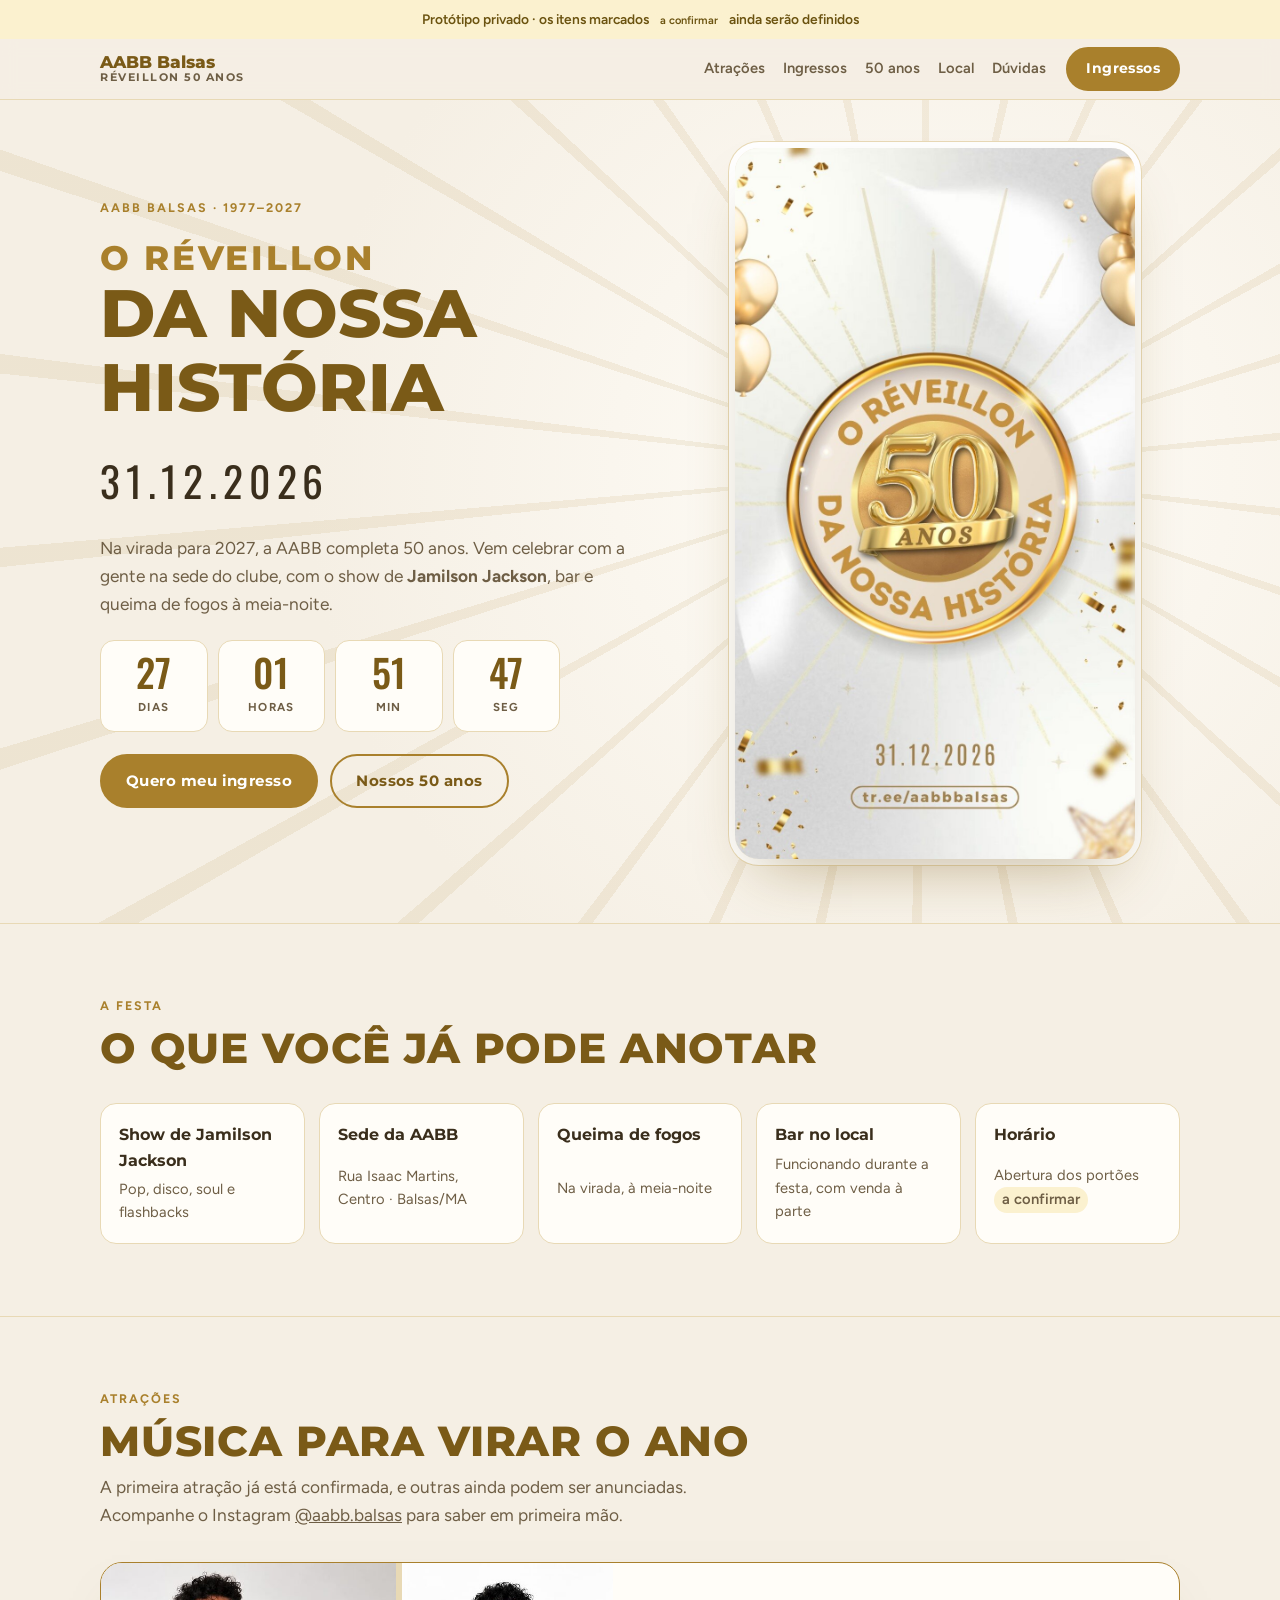
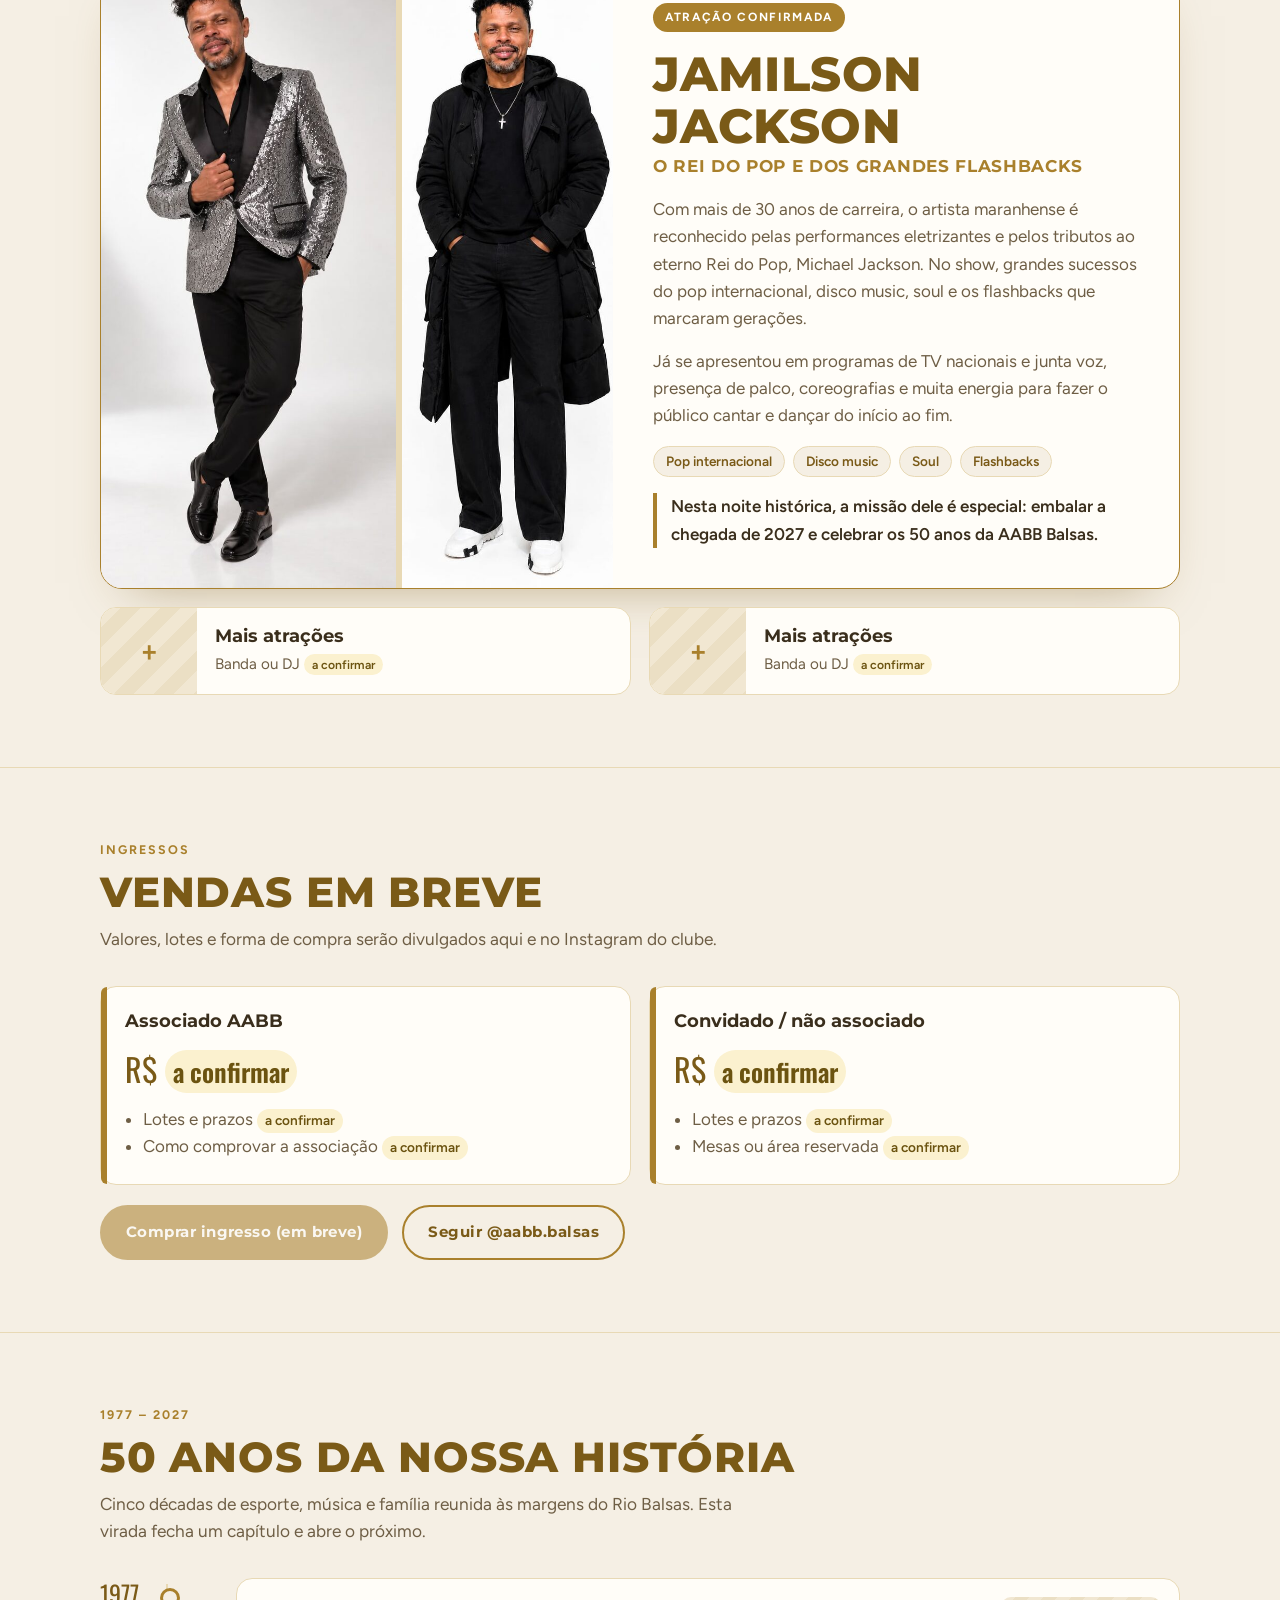
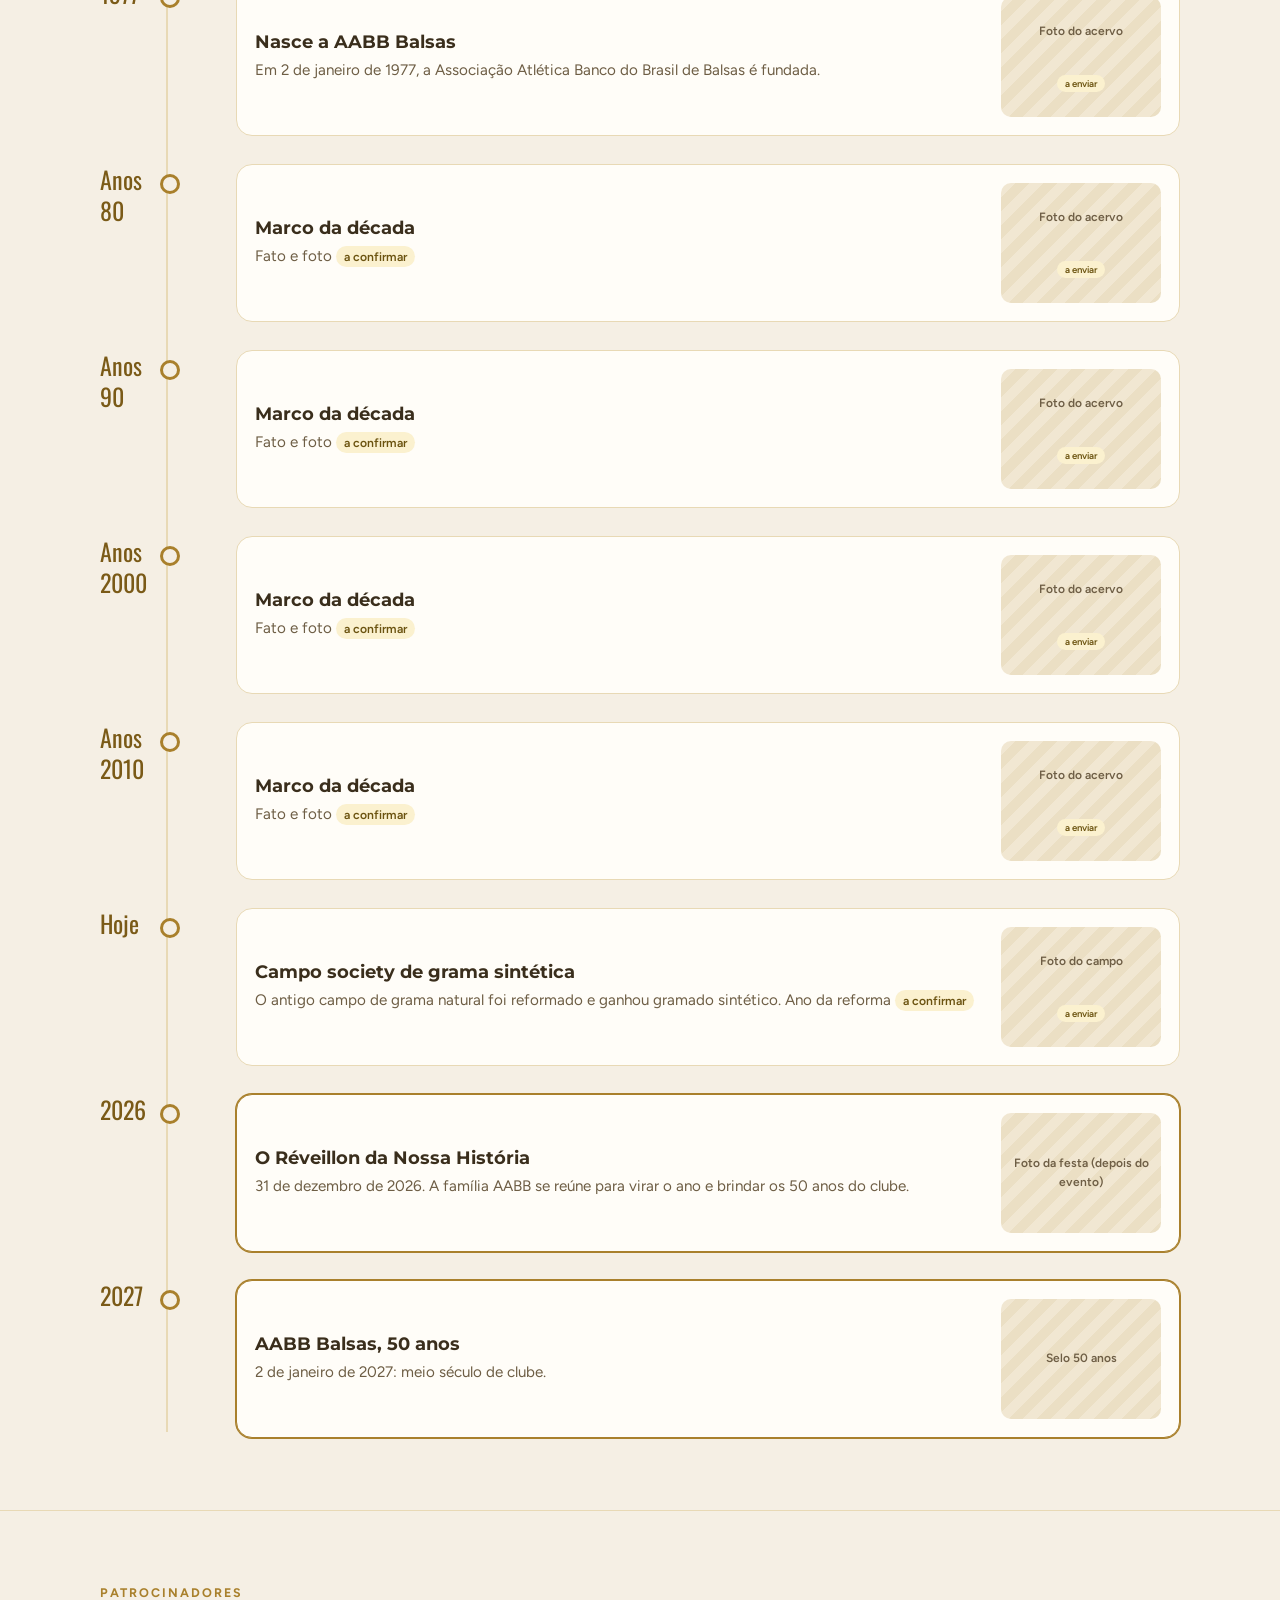
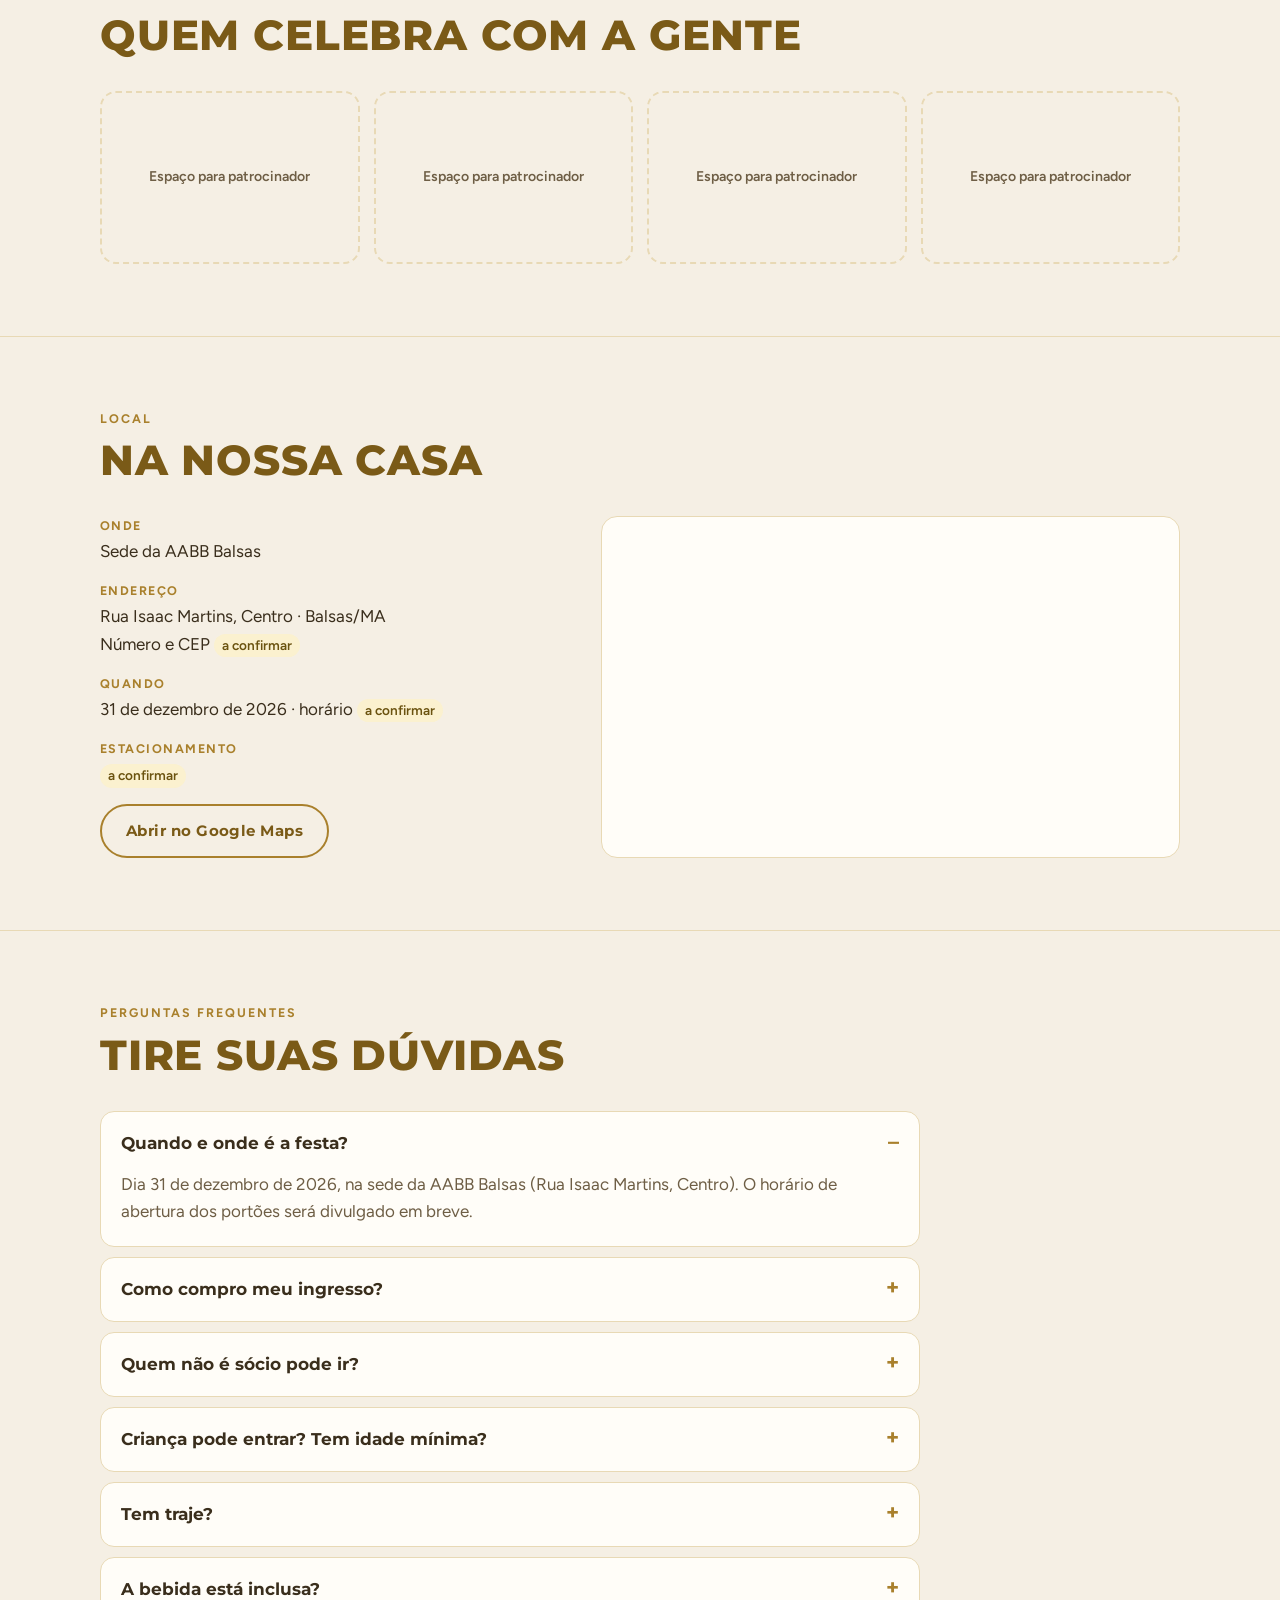
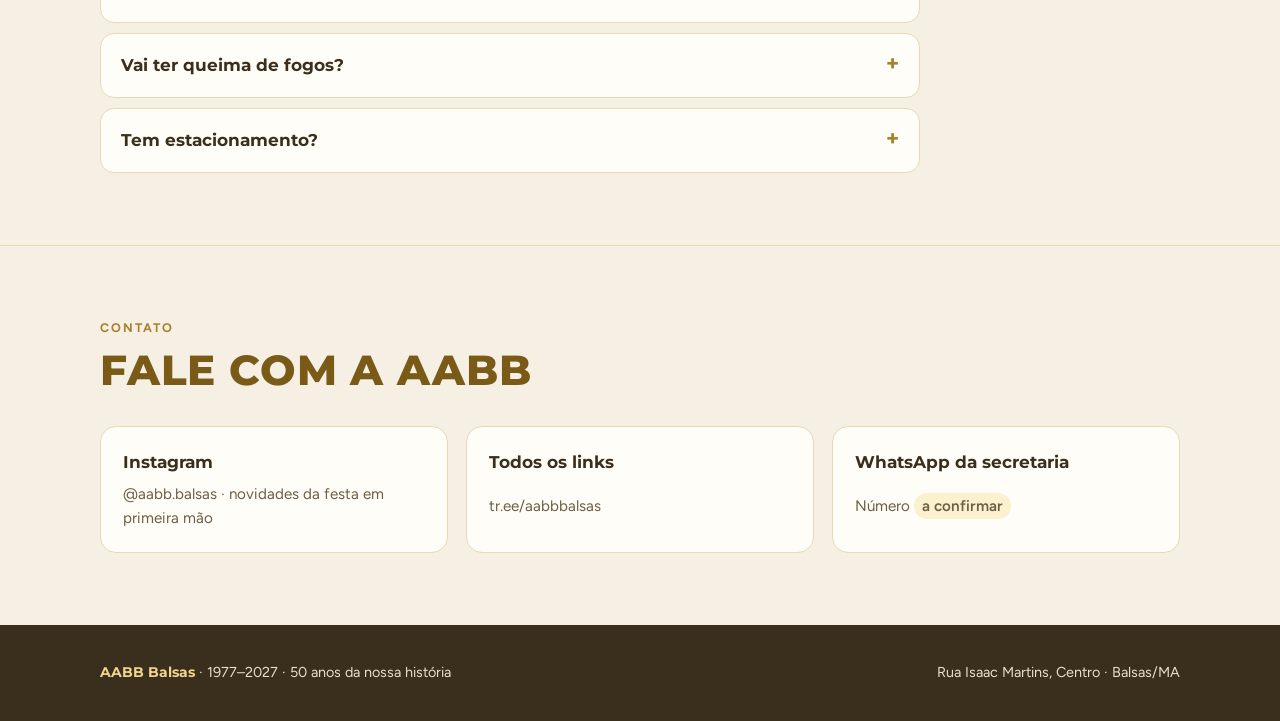
<file: index.html>
<!DOCTYPE html>
<html lang="pt-BR">
<head>
<meta charset="utf-8">
<meta name="viewport" content="width=device-width, initial-scale=1">
<title>Réveillon AABB 50 Anos</title>
<meta name="description" content="O Réveillon da Nossa História: a virada de 2026 para 2027 na sede da AABB Balsas, celebrando os 50 anos do clube.">
<meta property="og:title" content="O Réveillon da Nossa História · AABB Balsas 50 anos">
<meta property="og:description" content="31.12.2026 na sede da AABB Balsas. Show de Jamilson Jackson, bar e queima de fogos na virada para os 50 anos do clube.">
<meta property="og:image" content="assets/arte-reveillon.jpg">
<meta name="theme-color" content="#F5EFE4">
<link rel="preconnect" href="https://fonts.googleapis.com">
<link rel="preconnect" href="https://fonts.gstatic.com" crossorigin>
<link rel="stylesheet" href="https://fonts.googleapis.com/css2?family=Montserrat:wght@600;700;800&family=Oswald:wght@400;500&family=Figtree:wght@400;500;600;700&display=swap">
<style>
/* Layout: segue a arte oficial do evento. Papel champanhe, dourado como cor de destaque,
   raios dourados ao fundo da abertura. Tema único (claro), como a arte. */
:root {
  --paper: #F5EFE4;        /* fundo champanhe da arte */
  --surface: #FFFDF8;      /* cartões */
  --ink: #3A2E1C;          /* texto principal, marrom bem escuro */
  --muted: #6E5E45;        /* texto secundário */
  --gold: #A9802C;         /* dourado do selo, usado em títulos e botões */
  --gold-deep: #7A5A17;    /* dourado escuro, para texto sobre claro e hover */
  --gold-soft: #E8D9B5;    /* linhas e bordas */
  --pend-bg: #FBF1CF;      /* marcação de informação a confirmar */
  --pend-fg: #6B5310;
  --font-display: "Montserrat", "Segoe UI", system-ui, sans-serif;
  --font-num: "Oswald", "Arial Narrow", "Roboto Condensed", sans-serif;
  --font-body: "Figtree", "Segoe UI", system-ui, -apple-system, sans-serif;
  --radius: 16px;
  --wrap: 1120px;
  color-scheme: light;
}

* { box-sizing: border-box; }
html { scroll-behavior: smooth; }
@media (prefers-reduced-motion: reduce) { html { scroll-behavior: auto; } }
body {
  margin: 0; background: var(--paper); color: var(--ink);
  font-family: var(--font-body); font-size: 17px; line-height: 1.6;
}
img { max-width: 100%; height: auto; display: block; }
a { color: inherit; }
:focus-visible { outline: 3px solid var(--gold); outline-offset: 3px; border-radius: 6px; }
h1, h2, h3 { font-family: var(--font-display); line-height: 1.1; text-wrap: balance; margin: 0; }
h2 { font-size: clamp(1.8rem, 4.2vw, 2.6rem); font-weight: 800; color: var(--gold-deep); text-transform: uppercase; letter-spacing: .02em; }
h3 { font-size: 1.15rem; font-weight: 700; }
p { margin: 0; }
.wrap { max-width: var(--wrap); margin-inline: auto; padding-inline: 20px; }
.eyebrow { font-size: .78rem; font-weight: 700; letter-spacing: .16em; text-transform: uppercase; color: var(--gold); }
.lead { font-size: 1.08rem; color: var(--muted); max-width: 62ch; }
.head { display: grid; gap: 10px; margin-bottom: 32px; }
section { padding-block: 72px; }
section + section { border-top: 1px solid var(--gold-soft); }

/* Marcação de pendência (só no protótipo) */
.pend {
  display: inline-block; background: var(--pend-bg); color: var(--pend-fg);
  font-size: .8em; font-weight: 600; padding: 1px 8px; border-radius: 999px; white-space: nowrap;
}
.proto {
  background: var(--pend-bg); color: var(--pend-fg); font-size: .86rem; font-weight: 600;
  text-align: center; padding: 8px 20px;
}

/* Botões */
.btn {
  display: inline-flex; align-items: center; justify-content: center; gap: 8px;
  font-family: var(--font-display); font-weight: 700; font-size: .95rem; letter-spacing: .03em;
  text-decoration: none; padding: 13px 24px; border-radius: 999px; border: 2px solid var(--gold);
  background: var(--gold); color: #fff; transition: background .2s, border-color .2s;
}
.btn:hover { background: var(--gold-deep); border-color: var(--gold-deep); }
.btn.ghost { background: transparent; color: var(--gold-deep); }
.btn.ghost:hover { background: var(--surface); }
.btn[aria-disabled="true"] { opacity: .55; cursor: not-allowed; }

/* Cabeçalho */
.top {
  position: sticky; top: 0; z-index: 10; background: rgba(245, 239, 228, .94);
  backdrop-filter: blur(8px); border-bottom: 1px solid var(--gold-soft);
}
.top .wrap { display: flex; align-items: center; gap: 20px; min-height: 60px; }
.brand { font-family: var(--font-display); font-weight: 800; text-decoration: none; color: var(--gold-deep); line-height: 1.1; }
.brand small { display: block; font-size: .68rem; letter-spacing: .14em; font-weight: 700; color: var(--muted); }
.top nav { display: flex; gap: 18px; margin-left: auto; font-size: .92rem; font-weight: 600; }
.top nav a { text-decoration: none; color: var(--muted); }
.top nav a:hover { color: var(--gold-deep); }
.top .btn { padding: 9px 18px; font-size: .85rem; }
@media (max-width: 860px) { .top nav { display: none; } .top .btn { margin-left: auto; } }

/* Abertura */
.hero {
  position: relative; overflow: hidden; padding-block: 48px 64px;
  background:
    repeating-conic-gradient(from 0deg at 72% 45%, rgba(169,128,44,.10) 0deg 1.2deg, transparent 1.2deg 12deg),
    radial-gradient(circle at 72% 45%, #FFFDF8 0%, var(--paper) 60%);
}
.hero .wrap { display: grid; grid-template-columns: 1.05fr .95fr; gap: 48px; align-items: center; }
.hero-text { display: grid; gap: 22px; }
.hero h1 { font-size: clamp(2.4rem, 6vw, 4.2rem); font-weight: 800; color: var(--gold-deep); text-transform: uppercase; }
.hero h1 span { display: block; font-size: .5em; letter-spacing: .08em; color: var(--gold); }
.date { font-family: var(--font-num); font-size: clamp(1.8rem, 4vw, 2.6rem); letter-spacing: .14em; color: var(--ink); }
.hero .actions { display: flex; flex-wrap: wrap; gap: 12px; }
.art {
  justify-self: center; width: min(100%, 400px); border-radius: 24px; overflow: hidden;
  box-shadow: 0 30px 60px -25px rgba(122, 90, 23, .45), 0 0 0 6px #fff, 0 0 0 7px var(--gold-soft);
}
@media (max-width: 860px) {
  .hero { padding-top: 28px; }
  .hero .wrap { grid-template-columns: 1fr; gap: 32px; }
  .art { order: -1; width: min(100%, 320px); }
}

/* Contagem regressiva */
.countdown { display: grid; grid-template-columns: repeat(4, 1fr); gap: 10px; max-width: 460px; }
.countdown div {
  background: var(--surface); border: 1px solid var(--gold-soft); border-radius: 14px;
  padding: 12px 6px; text-align: center;
}
.countdown b { display: block; font-family: var(--font-num); font-weight: 500; font-size: clamp(1.8rem, 5vw, 2.4rem); line-height: 1; color: var(--gold-deep); font-variant-numeric: tabular-nums; }
.countdown span { font-size: .72rem; font-weight: 700; letter-spacing: .12em; text-transform: uppercase; color: var(--muted); }
.countdown-done { font-family: var(--font-display); font-weight: 800; font-size: 1.4rem; color: var(--gold-deep); }

/* Destaques confirmados */
.facts { display: grid; grid-template-columns: repeat(5, 1fr); gap: 14px; }
.fact { background: var(--surface); border: 1px solid var(--gold-soft); border-radius: var(--radius); padding: 18px; display: grid; gap: 4px; }
.fact b { font-family: var(--font-display); font-size: 1rem; }
.fact span { font-size: .92rem; color: var(--muted); }
@media (max-width: 1000px) { .facts { grid-template-columns: repeat(3, 1fr); } }
@media (max-width: 760px) { .facts { grid-template-columns: 1fr 1fr; } }
@media (max-width: 420px) { .facts { grid-template-columns: 1fr; } }

/* Atrações */
.lineup { display: grid; grid-template-columns: repeat(2, 1fr); gap: 18px; margin-top: 18px; }

/* Atração principal em destaque */
.star {
  background: var(--surface); border: 1px solid var(--gold); border-radius: 22px; overflow: hidden;
  display: grid; grid-template-columns: .95fr 1.05fr; box-shadow: 0 24px 50px -30px rgba(122, 90, 23, .5);
}
.star .photos { display: grid; grid-template-columns: 1.4fr 1fr; gap: 6px; background: var(--gold-soft); }
.star .photos img { width: 100%; height: 100%; aspect-ratio: 2 / 3; object-fit: cover; object-position: top; }
.star .body { padding: clamp(22px, 4vw, 40px); display: grid; gap: 16px; align-content: center; }
.star .tag {
  justify-self: start; font-size: .74rem; font-weight: 700; letter-spacing: .14em; text-transform: uppercase;
  background: var(--gold); color: #fff; padding: 5px 12px; border-radius: 999px;
}
.star h3 { font-size: clamp(2rem, 4.6vw, 3rem); font-weight: 800; color: var(--gold-deep); text-transform: uppercase; letter-spacing: .01em; }
.star .sub { font-family: var(--font-display); font-weight: 700; color: var(--gold); font-size: 1.05rem; text-transform: uppercase; letter-spacing: .04em; }
.star p { color: var(--muted); }
.star .mission { color: var(--ink); font-weight: 600; border-left: 4px solid var(--gold); padding-left: 14px; }
.chips { display: flex; flex-wrap: wrap; gap: 8px; }
.chips span { font-size: .85rem; font-weight: 600; color: var(--gold-deep); border: 1px solid var(--gold-soft); border-radius: 999px; padding: 4px 12px; background: var(--paper); }
@media (max-width: 860px) { .star { grid-template-columns: 1fr; } .star .photos img { aspect-ratio: 3 / 4; } }
.act { background: var(--surface); border: 1px solid var(--gold-soft); border-radius: var(--radius); overflow: hidden; display: grid; grid-template-columns: 96px 1fr; }
.act .photo {
  display: grid; place-items: center; color: var(--gold);
  font-family: var(--font-num); font-size: 2.2rem;
  background: repeating-linear-gradient(135deg, #F1E7D2 0 14px, #EBDFC4 14px 28px);
}
.act .body { padding: 18px; display: grid; gap: 6px; }
.act .body p { color: var(--muted); font-size: .95rem; }
@media (max-width: 700px) { .lineup { grid-template-columns: 1fr; } }

/* Ingressos */
.tickets { display: grid; grid-template-columns: 1fr 1fr; gap: 18px; }
.ticket {
  background: var(--surface); border: 1px solid var(--gold-soft); border-radius: var(--radius);
  padding: 24px; display: grid; gap: 12px; align-content: start; position: relative;
}
.ticket::before { content: ""; position: absolute; inset: 0 auto 0 0; width: 6px; background: var(--gold); border-radius: var(--radius) 0 0 var(--radius); }
.ticket .price { font-family: var(--font-num); font-size: 2rem; color: var(--gold-deep); }
.ticket ul { margin: 0; padding-left: 18px; color: var(--muted); }
.ticket-note { margin-top: 20px; display: flex; flex-wrap: wrap; gap: 14px; align-items: center; }
@media (max-width: 700px) { .tickets { grid-template-columns: 1fr; } }

/* Linha do tempo */
.timeline { list-style: none; margin: 0; padding: 0; display: grid; gap: 28px; position: relative; }
.timeline::before { content: ""; position: absolute; left: 66px; top: 6px; bottom: 6px; width: 2px; background: var(--gold-soft); }
.timeline li { display: grid; grid-template-columns: 112px 1fr; gap: 24px; align-items: start; position: relative; }
.timeline li::after {
  content: ""; position: absolute; left: 60px; top: 10px; width: 14px; height: 14px; border-radius: 50%;
  background: var(--paper); border: 3px solid var(--gold);
}
.timeline .year { font-family: var(--font-num); font-size: 1.5rem; color: var(--gold-deep); text-align: left; line-height: 1.3; width: 52px; }
.timeline .card {
  background: var(--surface); border: 1px solid var(--gold-soft); border-radius: var(--radius);
  padding: 18px; display: grid; grid-template-columns: 1fr 160px; gap: 18px; align-items: center;
}
.timeline .card p { color: var(--muted); font-size: .95rem; }
.timeline .card .txt { display: grid; gap: 6px; }
.timeline .pic {
  aspect-ratio: 4 / 3; border-radius: 10px; display: grid; place-items: center; text-align: center;
  font-size: .75rem; font-weight: 600; color: var(--muted); padding: 8px;
  background: repeating-linear-gradient(135deg, #F1E7D2 0 10px, #EBDFC4 10px 20px);
}
.timeline li.big .card { border-color: var(--gold); box-shadow: 0 0 0 1px var(--gold); }
@media (max-width: 640px) {
  .timeline::before { left: 7px; }
  .timeline li { grid-template-columns: 1fr; gap: 8px; padding-left: 32px; }
  .timeline li::after { left: 1px; top: 8px; }
  .timeline .year { width: auto; }
  .timeline .card { grid-template-columns: 1fr; }
}

/* Patrocinadores */
.sponsors { display: grid; grid-template-columns: repeat(4, 1fr); gap: 14px; }
.slot {
  aspect-ratio: 3 / 2; border: 2px dashed var(--gold-soft); border-radius: var(--radius);
  display: grid; place-items: center; text-align: center; color: var(--muted); font-size: .88rem; font-weight: 600; padding: 10px;
}
@media (max-width: 700px) { .sponsors { grid-template-columns: 1fr 1fr; } }

/* Local */
.place { display: grid; grid-template-columns: .9fr 1.1fr; gap: 28px; align-items: stretch; }
.place dl { margin: 0; display: grid; gap: 16px; align-content: start; }
.place dt { font-size: .78rem; font-weight: 700; letter-spacing: .12em; text-transform: uppercase; color: var(--gold); }
.place dd { margin: 2px 0 0; }
.map {
  border-radius: var(--radius); overflow: hidden; border: 1px solid var(--gold-soft); min-height: 320px;
  background: var(--surface); position: relative;
}
.map iframe { position: absolute; inset: 0; width: 100%; height: 100%; border: 0; }
@media (max-width: 760px) { .place { grid-template-columns: 1fr; } }

/* Perguntas frequentes */
.faq { display: grid; gap: 10px; max-width: 820px; }
.faq details { background: var(--surface); border: 1px solid var(--gold-soft); border-radius: 14px; padding: 4px 20px; }
.faq summary {
  cursor: pointer; list-style: none; font-family: var(--font-display); font-weight: 700; padding: 14px 0;
  display: flex; justify-content: space-between; gap: 16px;
}
.faq summary::-webkit-details-marker { display: none; }
.faq summary::after { content: "+"; color: var(--gold); font-size: 1.4rem; line-height: 1; }
.faq details[open] summary::after { content: "–"; }
.faq details p { padding-bottom: 16px; color: var(--muted); }

/* Contato */
.contact { display: grid; grid-template-columns: repeat(3, 1fr); gap: 18px; }
.contact a.card, .contact div.card {
  background: var(--surface); border: 1px solid var(--gold-soft); border-radius: var(--radius);
  padding: 22px; text-decoration: none; display: grid; gap: 6px;
}
.contact a.card:hover { border-color: var(--gold); }
.contact b { font-family: var(--font-display); }
.contact span { color: var(--muted); font-size: .95rem; }
@media (max-width: 760px) { .contact { grid-template-columns: 1fr; } }

footer { background: var(--ink); color: #E9DFC9; padding-block: 36px; font-size: .9rem; }
footer .wrap { display: flex; flex-wrap: wrap; gap: 12px 28px; justify-content: space-between; align-items: center; }
footer b { font-family: var(--font-display); color: #F1D58E; }
</style>
</head>
<body>

<div class="proto">Protótipo privado · os itens marcados <span class="pend">a confirmar</span> ainda serão definidos</div>

<header class="top">
  <div class="wrap">
    <a class="brand" href="#inicio">AABB Balsas<small>RÉVEILLON 50 ANOS</small></a>
    <nav aria-label="Seções">
      <a href="#atracoes">Atrações</a>
      <a href="#ingressos">Ingressos</a>
      <a href="#historia">50 anos</a>
      <a href="#local">Local</a>
      <a href="#duvidas">Dúvidas</a>
    </nav>
    <a class="btn" href="#ingressos">Ingressos</a>
  </div>
</header>

<main>
  <!-- Abertura -->
  <section class="hero" id="inicio">
    <div class="wrap">
      <div class="hero-text">
        <p class="eyebrow">AABB Balsas · 1977–2027</p>
        <h1><span>O Réveillon</span>da Nossa História</h1>
        <p class="date">31.12.2026</p>
        <p class="lead">Na virada para 2027, a AABB completa 50 anos. Vem celebrar com a gente na sede do clube, com o show de <strong>Jamilson Jackson</strong>, bar e queima de fogos à meia-noite.</p>
        <div class="countdown" id="countdown" aria-live="polite" aria-label="Contagem regressiva para a virada do ano">
          <div><b id="cd-d">--</b><span>dias</span></div>
          <div><b id="cd-h">--</b><span>horas</span></div>
          <div><b id="cd-m">--</b><span>min</span></div>
          <div><b id="cd-s">--</b><span>seg</span></div>
        </div>
        <div class="actions">
          <a class="btn" href="#ingressos">Quero meu ingresso</a>
          <a class="btn ghost" href="#historia">Nossos 50 anos</a>
        </div>
      </div>
      <img class="art" src="assets/arte-reveillon.jpg" width="900" height="1600"
           alt="Arte oficial: selo dourado com o texto O Réveillon da Nossa História, 50 anos, 31.12.2026, cercado de balões dourados e confetes.">
    </div>
  </section>

  <!-- O que já está confirmado -->
  <section aria-labelledby="t-festa">
    <div class="wrap">
      <div class="head">
        <p class="eyebrow">A festa</p>
        <h2 id="t-festa">O que você já pode anotar</h2>
      </div>
      <div class="facts">
        <div class="fact"><b>Show de Jamilson Jackson</b><span>Pop, disco, soul e flashbacks</span></div>
        <div class="fact"><b>Sede da AABB</b><span>Rua Isaac Martins, Centro · Balsas/MA</span></div>
        <div class="fact"><b>Queima de fogos</b><span>Na virada, à meia-noite</span></div>
        <div class="fact"><b>Bar no local</b><span>Funcionando durante a festa, com venda à parte</span></div>
        <div class="fact"><b>Horário</b><span>Abertura dos portões <span class="pend">a confirmar</span></span></div>
      </div>
    </div>
  </section>

  <!-- Atrações -->
  <section id="atracoes" aria-labelledby="t-atracoes">
    <div class="wrap">
      <div class="head">
        <p class="eyebrow">Atrações</p>
        <h2 id="t-atracoes">Música para virar o ano</h2>
        <p class="lead">A primeira atração já está confirmada, e outras ainda podem ser anunciadas. Acompanhe o Instagram <a href="https://www.instagram.com/aabb.balsas" target="_blank" rel="noopener">@aabb.balsas</a> para saber em primeira mão.</p>
      </div>
      <article class="star" aria-labelledby="t-jamilson">
        <div class="photos">
          <img src="assets/jamilson-jackson-palco.jpg" width="800" height="1200" loading="lazy"
               alt="Jamilson Jackson de blazer prateado com lapela preta, sorrindo, em estúdio.">
          <img src="assets/jamilson-jackson.jpg" width="800" height="1202" loading="lazy"
               alt="Jamilson Jackson de casaco longo preto e tênis branco, com as mãos nos bolsos.">
        </div>
        <div class="body">
          <span class="tag">Atração confirmada</span>
          <div>
            <h3 id="t-jamilson">Jamilson Jackson</h3>
            <p class="sub">O Rei do Pop e dos grandes flashbacks</p>
          </div>
          <p>Com mais de 30 anos de carreira, o artista maranhense é reconhecido pelas performances eletrizantes e pelos tributos ao eterno Rei do Pop, Michael Jackson. No show, grandes sucessos do pop internacional, disco music, soul e os flashbacks que marcaram gerações.</p>
          <p>Já se apresentou em programas de TV nacionais e junta voz, presença de palco, coreografias e muita energia para fazer o público cantar e dançar do início ao fim.</p>
          <div class="chips" aria-label="Estilos do show"><span>Pop internacional</span><span>Disco music</span><span>Soul</span><span>Flashbacks</span></div>
          <p class="mission">Nesta noite histórica, a missão dele é especial: embalar a chegada de 2027 e celebrar os 50 anos da AABB Balsas.</p>
        </div>
      </article>
      <div class="lineup">
        <article class="act">
          <div class="photo" aria-hidden="true">+</div>
          <div class="body"><h3>Mais atrações</h3><p>Banda ou DJ <span class="pend">a confirmar</span></p></div>
        </article>
        <article class="act">
          <div class="photo" aria-hidden="true">+</div>
          <div class="body"><h3>Mais atrações</h3><p>Banda ou DJ <span class="pend">a confirmar</span></p></div>
        </article>
      </div>
    </div>
  </section>

  <!-- Ingressos -->
  <section id="ingressos" aria-labelledby="t-ingressos">
    <div class="wrap">
      <div class="head">
        <p class="eyebrow">Ingressos</p>
        <h2 id="t-ingressos">Vendas em breve</h2>
        <p class="lead">Valores, lotes e forma de compra serão divulgados aqui e no Instagram do clube.</p>
      </div>
      <div class="tickets">
        <div class="ticket">
          <h3>Associado AABB</h3>
          <p class="price">R$ <span class="pend">a confirmar</span></p>
          <ul>
            <li>Lotes e prazos <span class="pend">a confirmar</span></li>
            <li>Como comprovar a associação <span class="pend">a confirmar</span></li>
          </ul>
        </div>
        <div class="ticket">
          <h3>Convidado / não associado</h3>
          <p class="price">R$ <span class="pend">a confirmar</span></p>
          <ul>
            <li>Lotes e prazos <span class="pend">a confirmar</span></li>
            <li>Mesas ou área reservada <span class="pend">a confirmar</span></li>
          </ul>
        </div>
      </div>
      <div class="ticket-note">
        <a class="btn" aria-disabled="true" href="#ingressos" title="Link de venda ainda não definido">Comprar ingresso (em breve)</a>
        <a class="btn ghost" href="https://www.instagram.com/aabb.balsas" target="_blank" rel="noopener">Seguir @aabb.balsas</a>
      </div>
    </div>
  </section>

  <!-- Linha do tempo -->
  <section id="historia" aria-labelledby="t-historia">
    <div class="wrap">
      <div class="head">
        <p class="eyebrow">1977 – 2027</p>
        <h2 id="t-historia">50 anos da nossa história</h2>
        <p class="lead">Cinco décadas de esporte, música e família reunida às margens do Rio Balsas. Esta virada fecha um capítulo e abre o próximo.</p>
      </div>
      <ol class="timeline">
        <li>
          <div class="year">1977</div>
          <div class="card">
            <div class="txt"><h3>Nasce a AABB Balsas</h3><p>Em 2 de janeiro de 1977, a Associação Atlética Banco do Brasil de Balsas é fundada.</p></div>
            <div class="pic">Foto do acervo <span class="pend">a enviar</span></div>
          </div>
        </li>
        <li>
          <div class="year">Anos 80</div>
          <div class="card">
            <div class="txt"><h3>Marco da década</h3><p>Fato e foto <span class="pend">a confirmar</span></p></div>
            <div class="pic">Foto do acervo <span class="pend">a enviar</span></div>
          </div>
        </li>
        <li>
          <div class="year">Anos 90</div>
          <div class="card">
            <div class="txt"><h3>Marco da década</h3><p>Fato e foto <span class="pend">a confirmar</span></p></div>
            <div class="pic">Foto do acervo <span class="pend">a enviar</span></div>
          </div>
        </li>
        <li>
          <div class="year">Anos 2000</div>
          <div class="card">
            <div class="txt"><h3>Marco da década</h3><p>Fato e foto <span class="pend">a confirmar</span></p></div>
            <div class="pic">Foto do acervo <span class="pend">a enviar</span></div>
          </div>
        </li>
        <li>
          <div class="year">Anos 2010</div>
          <div class="card">
            <div class="txt"><h3>Marco da década</h3><p>Fato e foto <span class="pend">a confirmar</span></p></div>
            <div class="pic">Foto do acervo <span class="pend">a enviar</span></div>
          </div>
        </li>
        <li>
          <div class="year">Hoje</div>
          <div class="card">
            <div class="txt"><h3>Campo society de grama sintética</h3><p>O antigo campo de grama natural foi reformado e ganhou gramado sintético. Ano da reforma <span class="pend">a confirmar</span></p></div>
            <div class="pic">Foto do campo <span class="pend">a enviar</span></div>
          </div>
        </li>
        <li class="big">
          <div class="year">2026</div>
          <div class="card">
            <div class="txt"><h3>O Réveillon da Nossa História</h3><p>31 de dezembro de 2026. A família AABB se reúne para virar o ano e brindar os 50 anos do clube.</p></div>
            <div class="pic">Foto da festa (depois do evento)</div>
          </div>
        </li>
        <li class="big">
          <div class="year">2027</div>
          <div class="card">
            <div class="txt"><h3>AABB Balsas, 50 anos</h3><p>2 de janeiro de 2027: meio século de clube.</p></div>
            <div class="pic">Selo 50 anos</div>
          </div>
        </li>
      </ol>
    </div>
  </section>

  <!-- Patrocinadores -->
  <section id="patrocinadores" aria-labelledby="t-patro">
    <div class="wrap">
      <div class="head">
        <p class="eyebrow">Patrocinadores</p>
        <h2 id="t-patro">Quem celebra com a gente</h2>
      </div>
      <div class="sponsors">
        <div class="slot">Espaço para patrocinador</div>
        <div class="slot">Espaço para patrocinador</div>
        <div class="slot">Espaço para patrocinador</div>
        <div class="slot">Espaço para patrocinador</div>
      </div>
    </div>
  </section>

  <!-- Local -->
  <section id="local" aria-labelledby="t-local">
    <div class="wrap">
      <div class="head">
        <p class="eyebrow">Local</p>
        <h2 id="t-local">Na nossa casa</h2>
      </div>
      <div class="place">
        <dl>
          <div><dt>Onde</dt><dd>Sede da AABB Balsas</dd></div>
          <div><dt>Endereço</dt><dd>Rua Isaac Martins, Centro · Balsas/MA<br>Número e CEP <span class="pend">a confirmar</span></dd></div>
          <div><dt>Quando</dt><dd>31 de dezembro de 2026 · horário <span class="pend">a confirmar</span></dd></div>
          <div><dt>Estacionamento</dt><dd><span class="pend">a confirmar</span></dd></div>
          <div><a class="btn ghost" href="https://www.google.com/maps/search/?api=1&amp;query=AABB+Balsas+Rua+Isaac+Martins+Balsas+MA" target="_blank" rel="noopener">Abrir no Google Maps</a></div>
        </dl>
        <div class="map">
          <iframe title="Mapa da sede da AABB Balsas" loading="lazy" referrerpolicy="no-referrer-when-downgrade"
                  src="https://www.google.com/maps?q=AABB+Balsas,+Rua+Isaac+Martins,+Balsas+-+MA&amp;output=embed"></iframe>
        </div>
      </div>
    </div>
  </section>

  <!-- Perguntas frequentes -->
  <section id="duvidas" aria-labelledby="t-faq">
    <div class="wrap">
      <div class="head">
        <p class="eyebrow">Perguntas frequentes</p>
        <h2 id="t-faq">Tire suas dúvidas</h2>
      </div>
      <div class="faq">
        <details open><summary>Quando e onde é a festa?</summary><p>Dia 31 de dezembro de 2026, na sede da AABB Balsas (Rua Isaac Martins, Centro). O horário de abertura dos portões será divulgado em breve.</p></details>
        <details><summary>Como compro meu ingresso?</summary><p>As vendas ainda não começaram. Valores, lotes e o link de compra serão publicados aqui e no Instagram @aabb.balsas.</p></details>
        <details><summary>Quem não é sócio pode ir?</summary><p>As regras de venda para convidados e não associados serão divulgadas junto com os ingressos. <span class="pend">a confirmar</span></p></details>
        <details><summary>Criança pode entrar? Tem idade mínima?</summary><p>Ainda estamos definindo. <span class="pend">a confirmar</span></p></details>
        <details><summary>Tem traje?</summary><p>Ainda não há traje oficial. Pela tradição do Réveillon, a sugestão é vir de branco. <span class="pend">a confirmar</span></p></details>
        <details><summary>A bebida está inclusa?</summary><p>Não. O bar do clube funciona normalmente durante a festa, com venda à parte.</p></details>
        <details><summary>Vai ter queima de fogos?</summary><p>Sim! A queima de fogos acontece na virada, à meia-noite.</p></details>
        <details><summary>Tem estacionamento?</summary><p>Informação a ser divulgada. <span class="pend">a confirmar</span></p></details>
      </div>
    </div>
  </section>

  <!-- Contato -->
  <section id="contato" aria-labelledby="t-contato">
    <div class="wrap">
      <div class="head">
        <p class="eyebrow">Contato</p>
        <h2 id="t-contato">Fale com a AABB</h2>
      </div>
      <div class="contact">
        <a class="card" href="https://www.instagram.com/aabb.balsas" target="_blank" rel="noopener"><b>Instagram</b><span>@aabb.balsas · novidades da festa em primeira mão</span></a>
        <a class="card" href="https://tr.ee/aabbbalsas" target="_blank" rel="noopener"><b>Todos os links</b><span>tr.ee/aabbbalsas</span></a>
        <div class="card"><b>WhatsApp da secretaria</b><span>Número <span class="pend">a confirmar</span></span></div>
      </div>
    </div>
  </section>
</main>

<footer>
  <div class="wrap">
    <p><b>AABB Balsas</b> · 1977–2027 · 50 anos da nossa história</p>
    <p>Rua Isaac Martins, Centro · Balsas/MA</p>
  </div>
</footer>

<script>
// Contagem regressiva até 00:00 de 01/01/2027 no horário de Balsas/MA (UTC-3, sem horário de verão).
(function () {
  var alvo = Date.parse("2027-01-01T00:00:00-03:00");
  var box = document.getElementById("countdown");
  var el = { d: "cd-d", h: "cd-h", m: "cd-m", s: "cd-s" };
  for (var k in el) el[k] = document.getElementById(el[k]);
  function dois(n) { return n < 10 ? "0" + n : String(n); }
  function tick() {
    var falta = Math.floor((alvo - Date.now()) / 1000);
    if (falta <= 0) {
      box.outerHTML = '<p class="countdown-done">Feliz 2027! AABB Balsas, 50 anos.</p>';
      clearInterval(timer);
      return;
    }
    el.d.textContent = Math.floor(falta / 86400);
    el.h.textContent = dois(Math.floor(falta % 86400 / 3600));
    el.m.textContent = dois(Math.floor(falta % 3600 / 60));
    el.s.textContent = dois(falta % 60);
  }
  var timer = setInterval(tick, 1000);
  tick();
})();
</script>
</body>
</html>
</file>
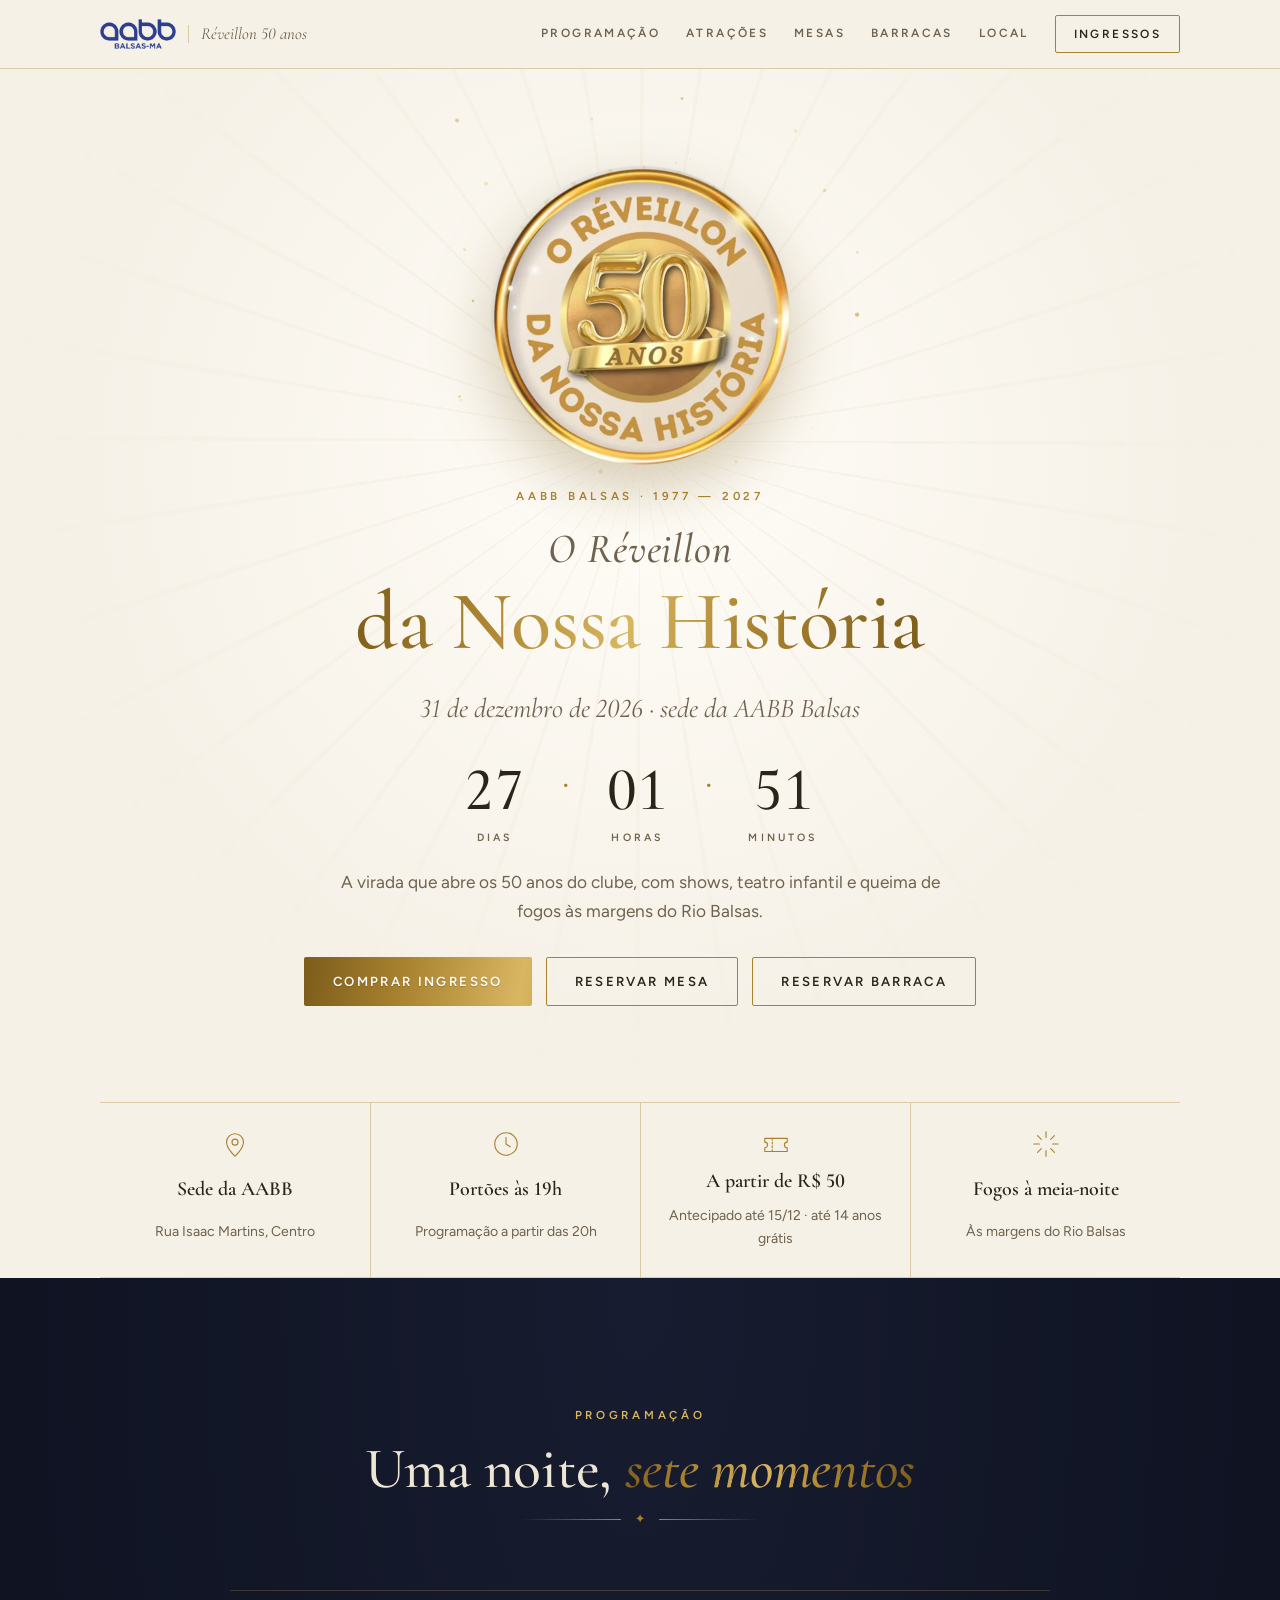
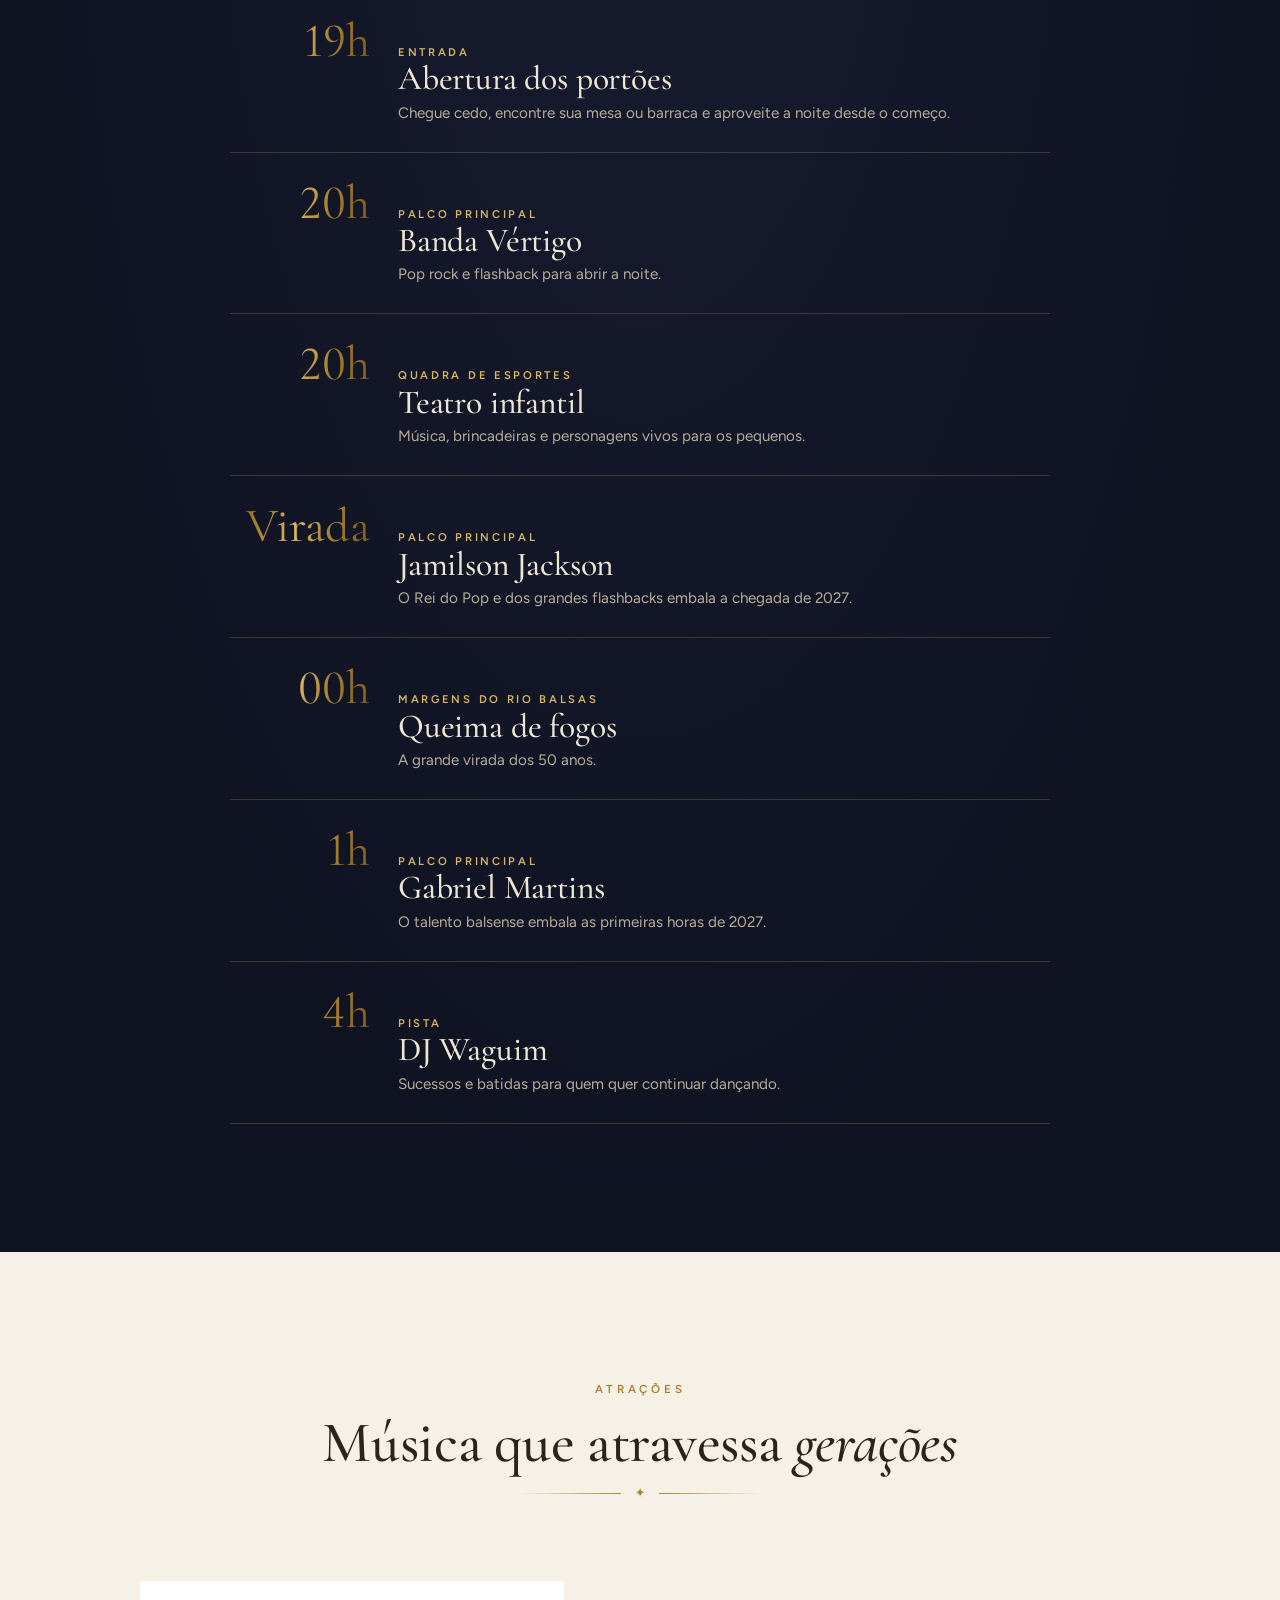
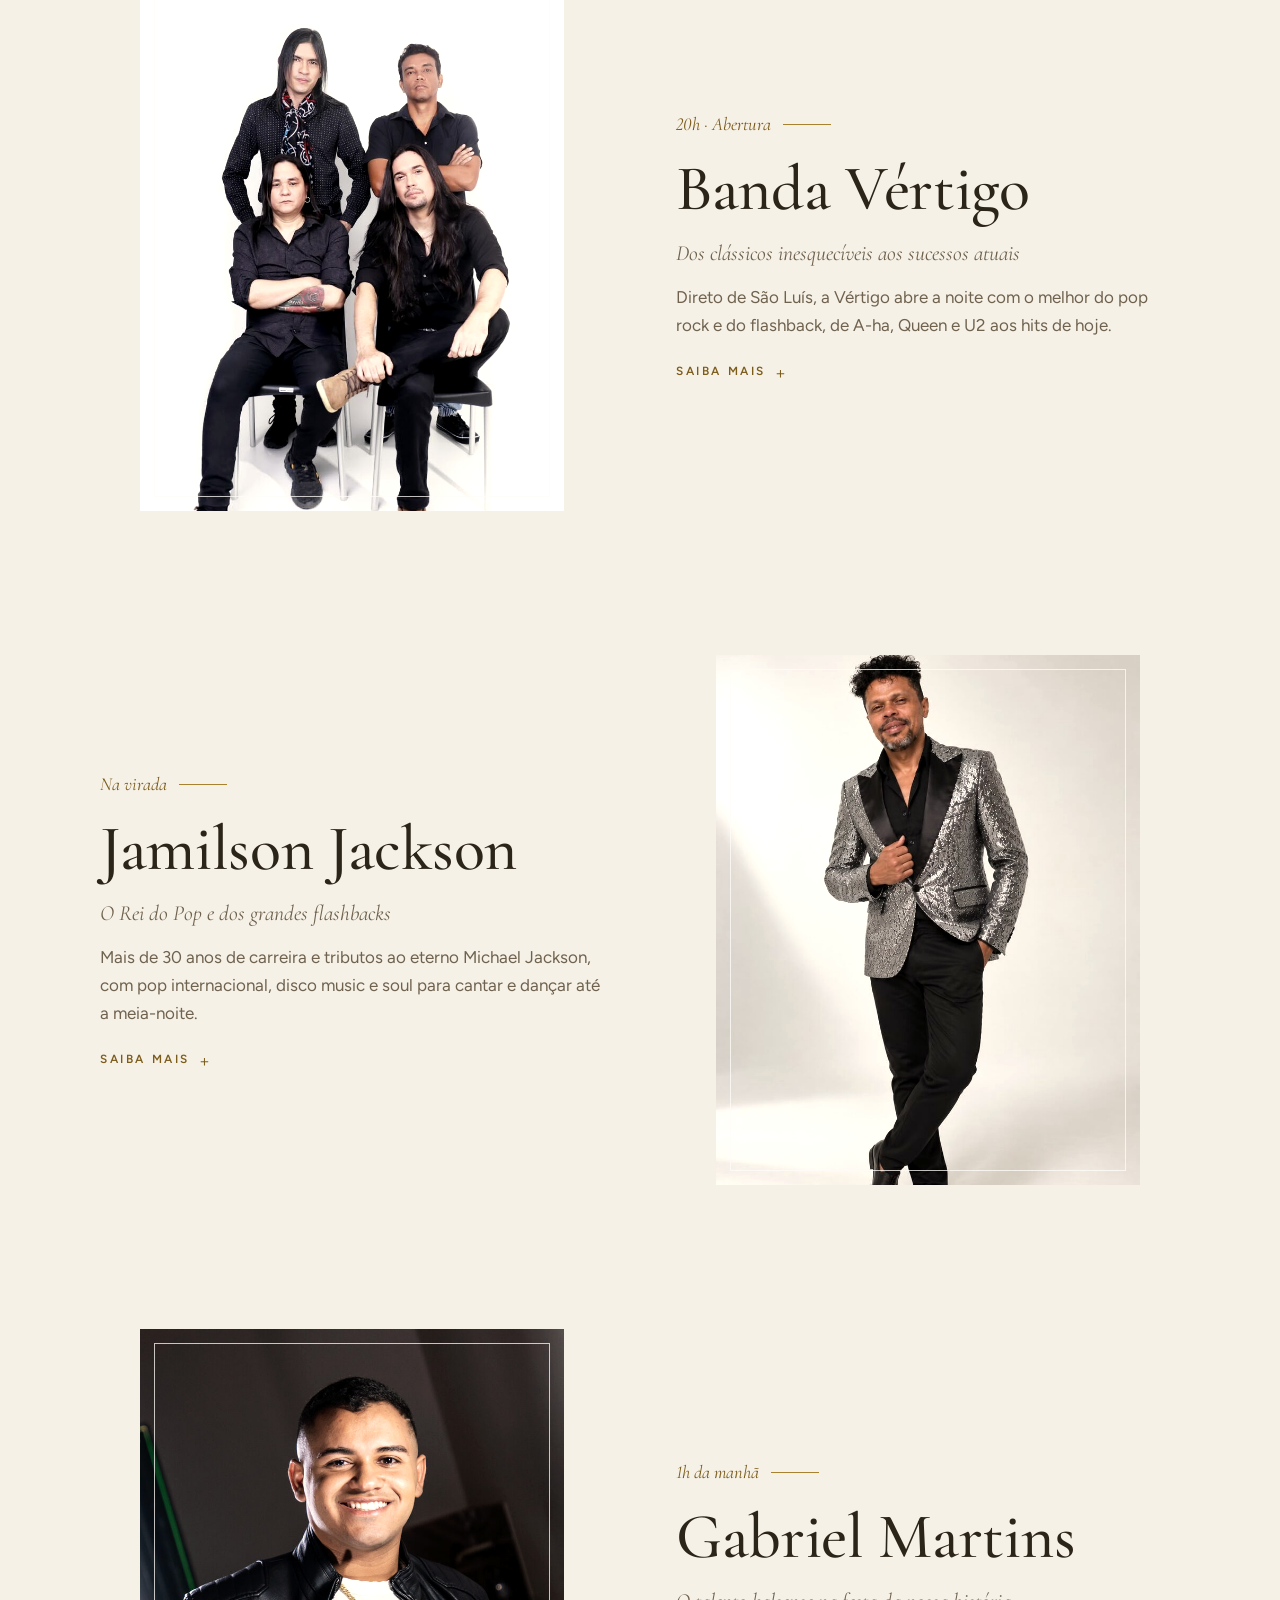
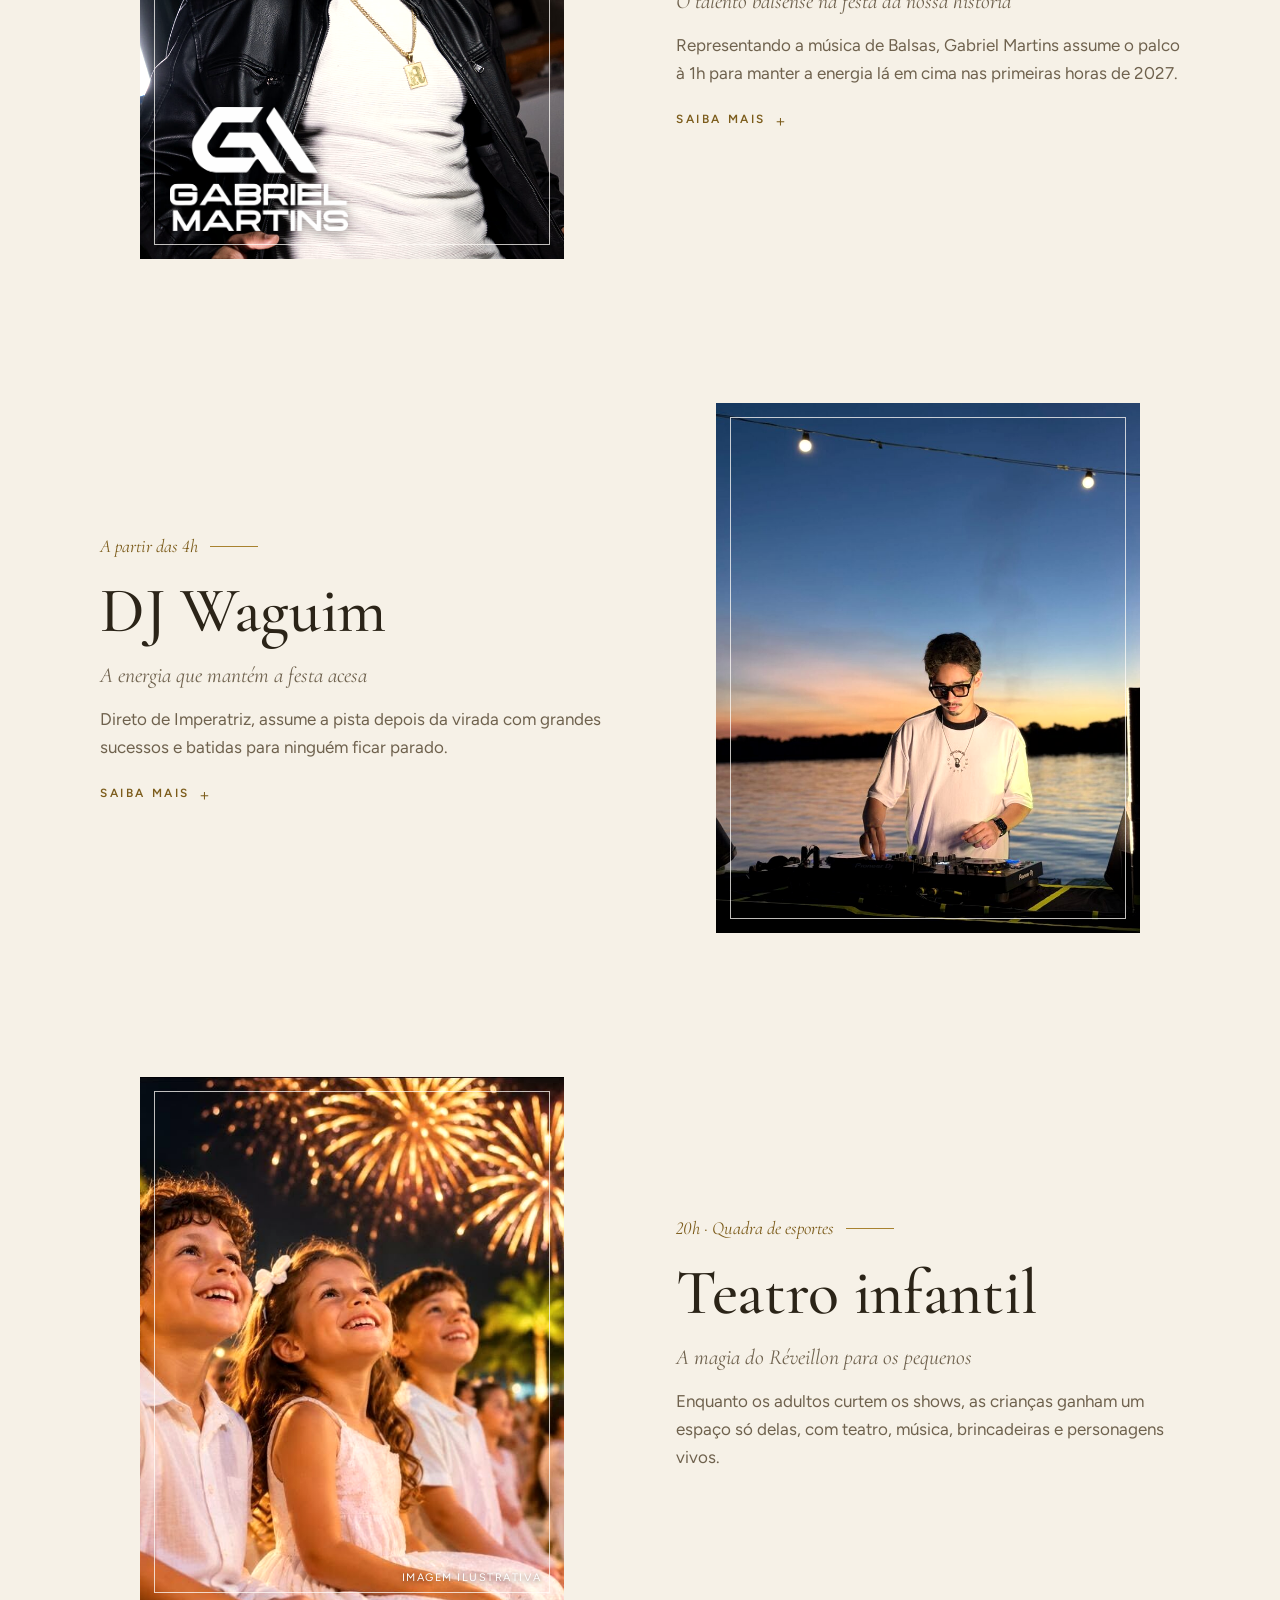
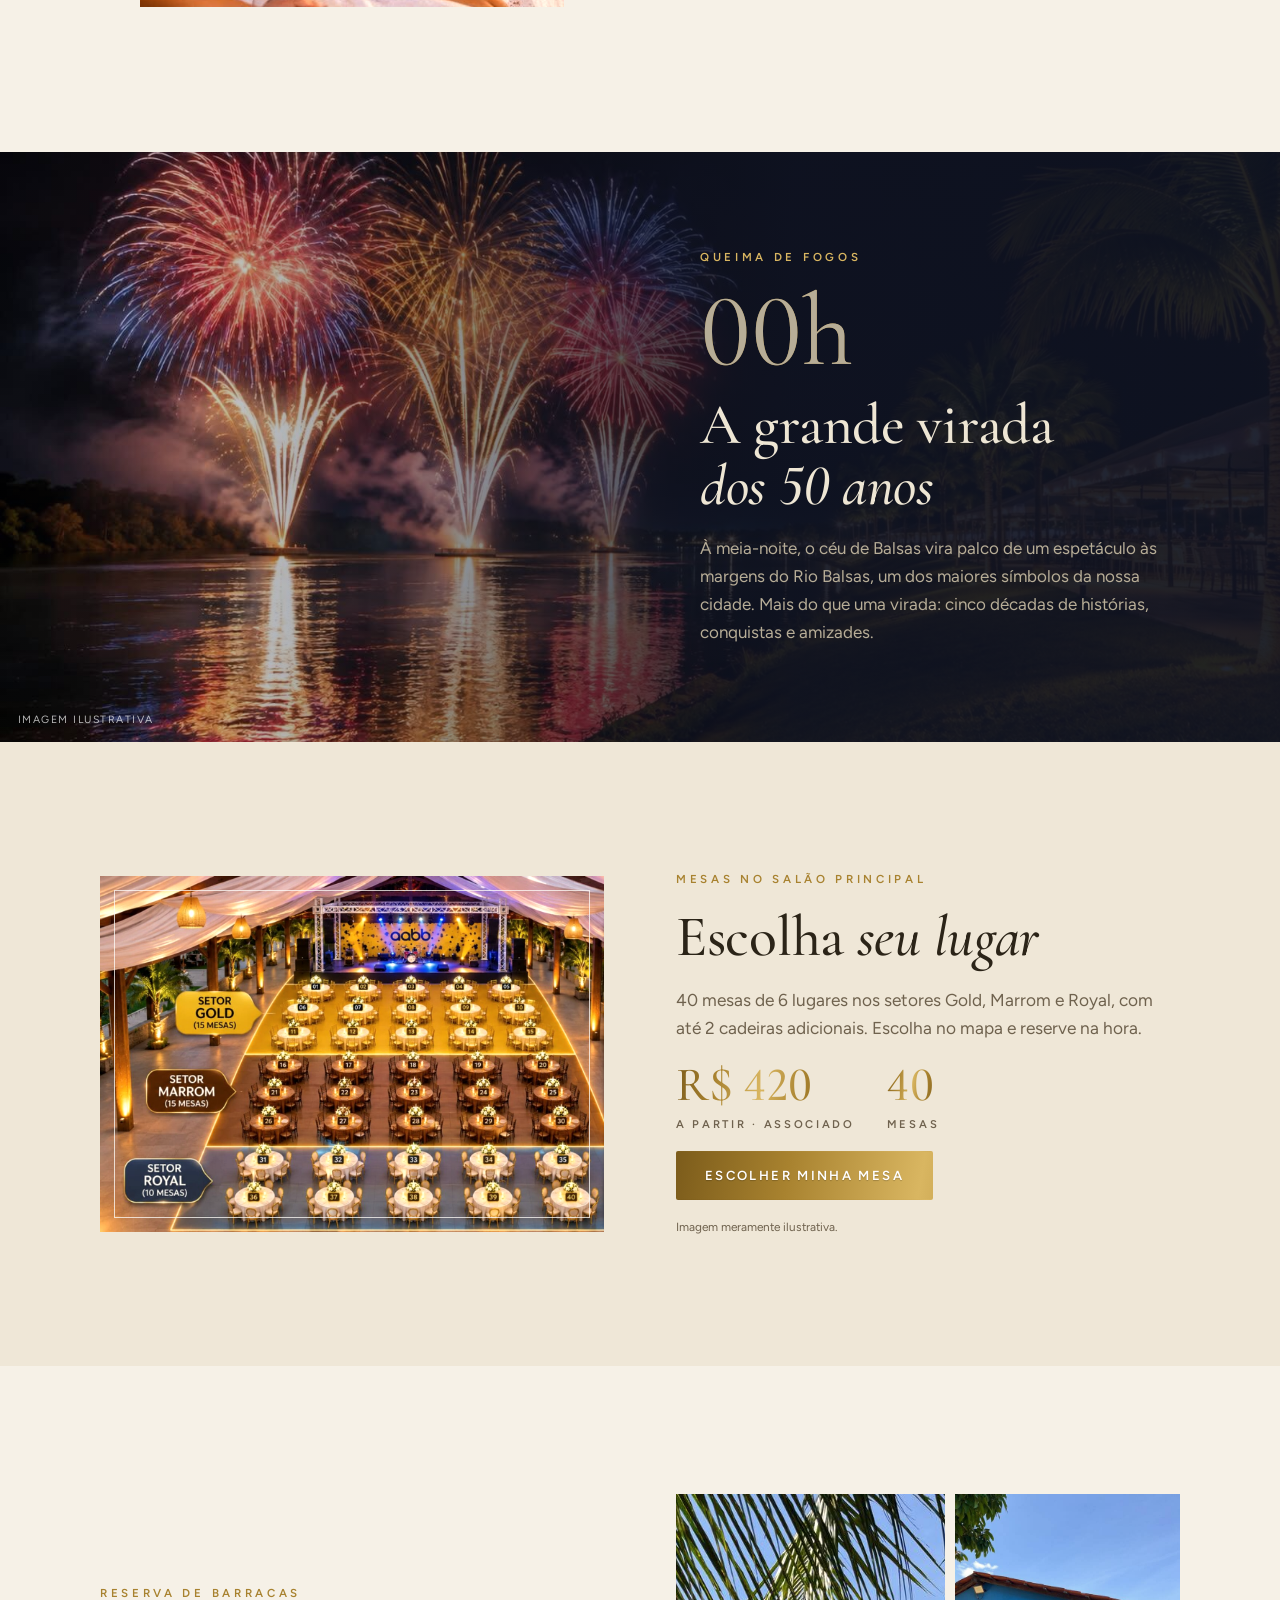
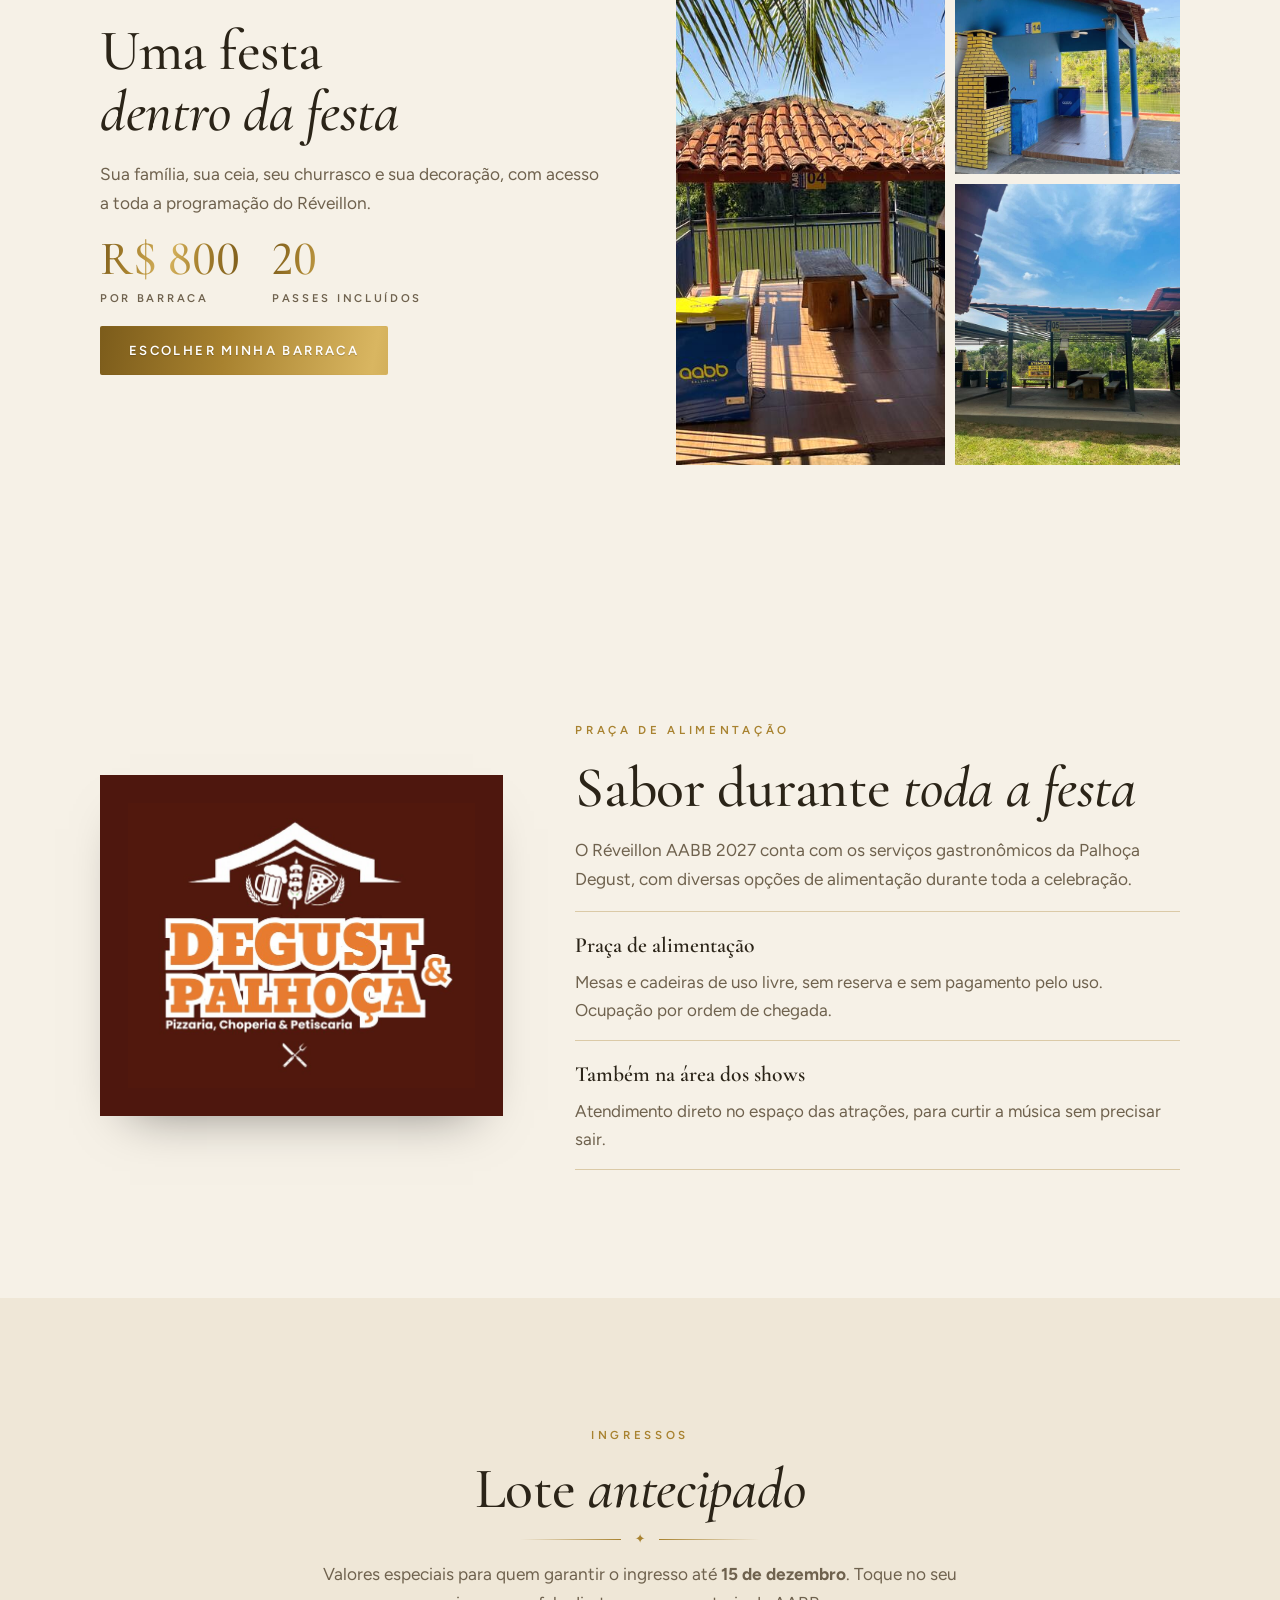
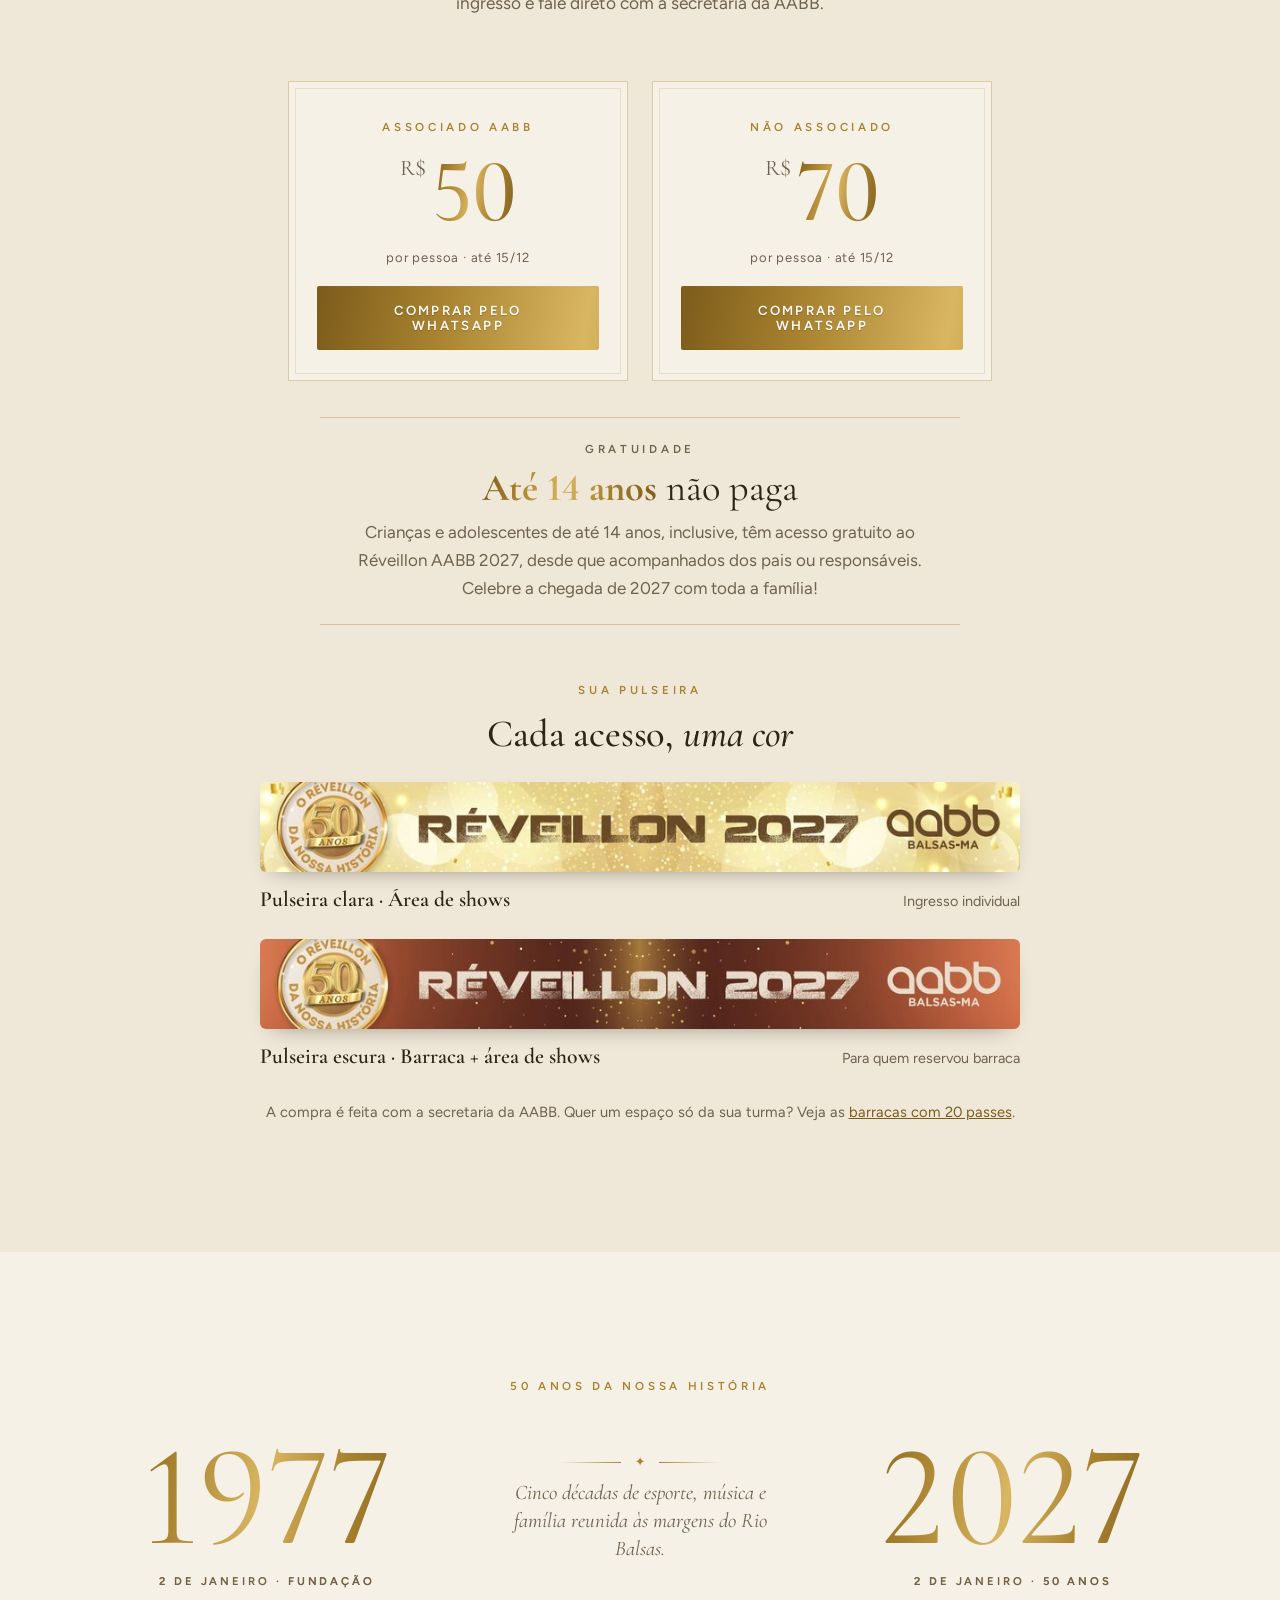
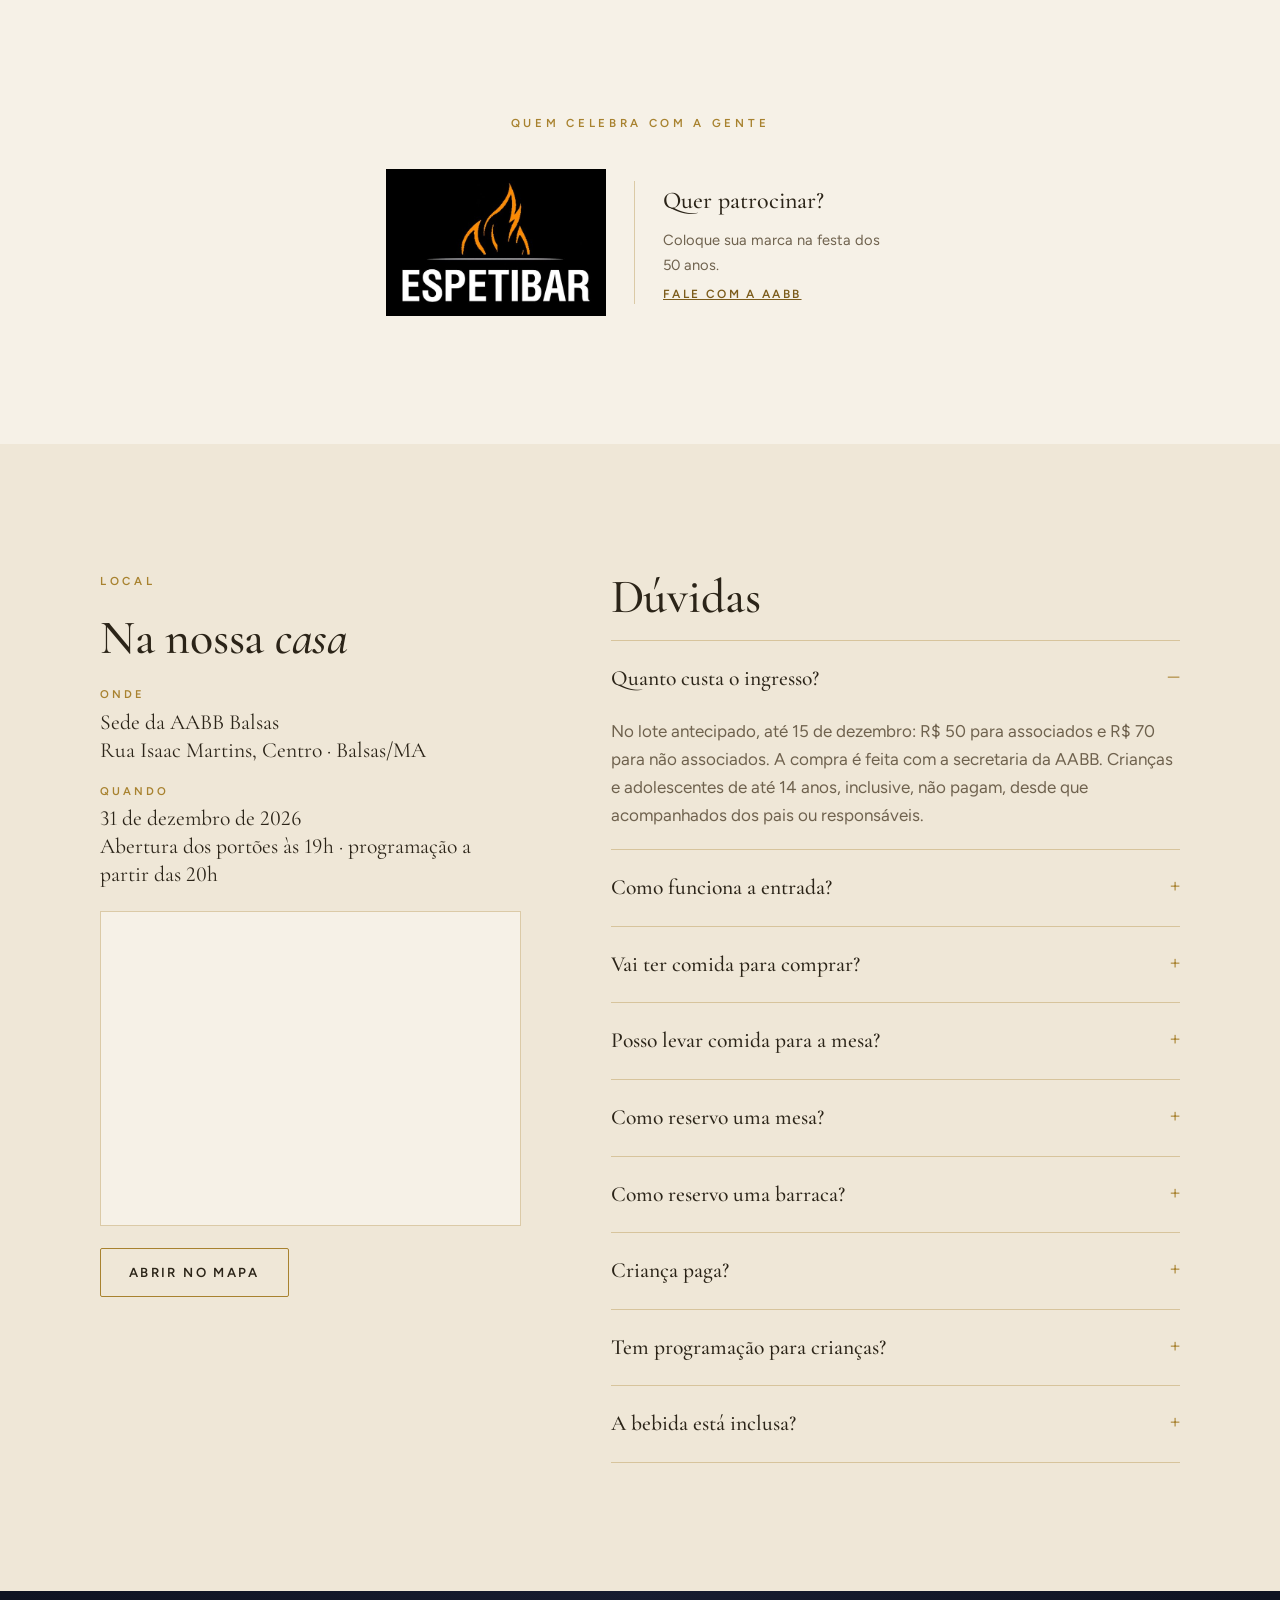
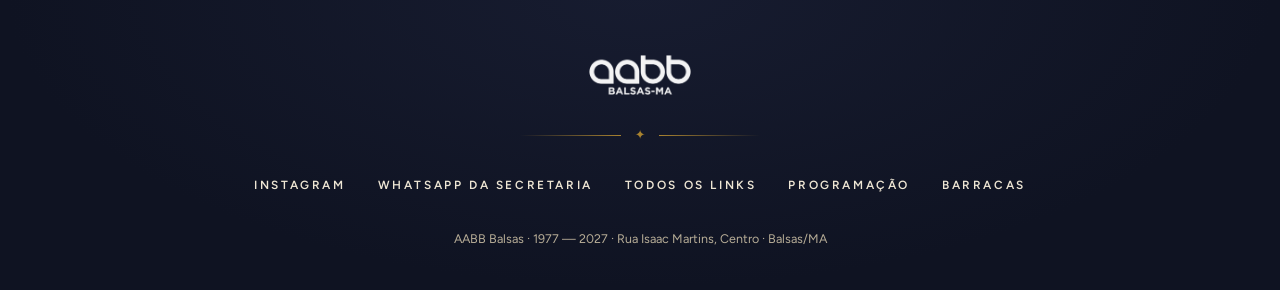
<file: public/index.html>
<!DOCTYPE html>
<html lang="pt-BR">
<head>
<meta charset="utf-8">
<meta name="viewport" content="width=device-width, initial-scale=1">
<title>Réveillon AABB 50 Anos</title>
<meta name="description" content="O Réveillon da Nossa História: a virada de 2026 para 2027 na sede da AABB Balsas, celebrando os 50 anos do clube. Shows, teatro infantil, queima de fogos e barracas.">
<meta property="og:type" content="website">
<meta property="og:url" content="https://reveillon.aabbbalsas.workers.dev/">
<meta property="og:title" content="O Réveillon da Nossa História · AABB Balsas 50 anos">
<meta property="og:description" content="31.12.2026 na sede da AABB Balsas. Banda Vértigo, Jamilson Jackson, Gabriel Martins, DJ Waguim, teatro infantil e queima de fogos às margens do Rio Balsas.">
<meta property="og:image" content="https://reveillon.aabbbalsas.workers.dev/assets/arte-reveillon.jpg">
<meta property="og:image:width" content="900">
<meta property="og:image:height" content="1600">
<meta name="twitter:card" content="summary_large_image">
<link rel="icon" type="image/png" href="assets/favicon.png">
<meta name="theme-color" content="#F6F1E7">
<link rel="preconnect" href="https://fonts.googleapis.com">
<link rel="preconnect" href="https://fonts.gstatic.com" crossorigin>
<link rel="stylesheet" href="https://fonts.googleapis.com/css2?family=Cormorant+Garamond:ital,wght@0,400;0,500;0,600;1,400;1,500&family=Figtree:wght@400;500;600;700&display=swap">
<style>
/* Direção: convite de gala. Dia champanhe (seções claras) e noite de gala (seções escuras),
   títulos em serifada fina, dourado com acabamento metálico usado com moderação, poucos contornos e muito respiro. */
:root {
  --paper: #F6F1E7;          /* champanhe da arte oficial */
  --paper-2: #EFE7D7;        /* faixas alternadas */
  --ink: #2B2418;            /* texto principal */
  --muted: #6F624E;          /* texto secundário */
  --gold: #A8822F;           /* dourado base */
  --gold-hi: #D9B661;        /* brilho do dourado */
  --gold-lo: #7C5C1B;        /* sombra do dourado */
  --night: #0F1322;          /* noite de gala */
  --night-2: #171C30;
  --night-ink: #EEE6D4;
  --night-muted: #B7AD97;
  --line: rgba(168, 130, 47, .35);
  --gold-metal: linear-gradient(100deg, var(--gold-lo) 0%, var(--gold) 22%, var(--gold-hi) 48%, var(--gold) 70%, var(--gold-lo) 100%);
  --font-display: "Cormorant Garamond", "Cormorant", Garamond, "Times New Roman", serif;
  --font-body: "Figtree", "Segoe UI", system-ui, -apple-system, sans-serif;
  --wrap: 1120px;
  color-scheme: light;
}

* { box-sizing: border-box; }
[hidden] { display: none !important; }
html { scroll-behavior: smooth; }
@media (prefers-reduced-motion: reduce) { html { scroll-behavior: auto; } }
body { margin: 0; background: var(--paper); color: var(--ink); font-family: var(--font-body); font-size: 17px; line-height: 1.65; font-variant-numeric: lining-nums; }
img { max-width: 100%; height: auto; display: block; }
a { color: inherit; }
:focus-visible { outline: 2px solid var(--gold); outline-offset: 4px; border-radius: 4px; }
h1, h2, h3 { font-family: var(--font-display); font-weight: 500; line-height: 1.05; margin: 0; text-wrap: balance; letter-spacing: -.005em; }
p { margin: 0; }
.wrap { max-width: var(--wrap); margin-inline: auto; padding-inline: 20px; }

/* Detalhes tipográficos */
.eyebrow { font-size: .72rem; font-weight: 600; letter-spacing: .32em; text-transform: uppercase; color: var(--gold); }
.metal { background: var(--gold-metal); -webkit-background-clip: text; background-clip: text; color: transparent; }
h2 { font-size: clamp(2.3rem, 5.4vw, 3.6rem); }
h2 em { font-style: italic; }
.lead { font-size: 1.08rem; color: var(--muted); max-width: 58ch; }
.head { display: grid; gap: 14px; justify-items: center; text-align: center; margin-bottom: clamp(36px, 6vw, 64px); }
.head .lead { text-align: center; }

/* Fio dourado com ornamento */
.rule { display: flex; align-items: center; gap: 14px; color: var(--gold); width: min(240px, 60%); }
.rule::before, .rule::after { content: ""; flex: 1; height: 1px; background: linear-gradient(90deg, transparent, var(--gold)); }
.rule::after { background: linear-gradient(270deg, transparent, var(--gold)); }
.rule span { font-size: .8rem; line-height: 1; }

section { padding-block: clamp(72px, 11vw, 128px); }

/* Botões */
.btn {
  display: inline-flex; align-items: center; justify-content: center; gap: 10px;
  font: 600 .82rem var(--font-body); letter-spacing: .18em; text-transform: uppercase; text-decoration: none;
  padding: 16px 28px; border-radius: 2px; border: 1px solid var(--gold); color: var(--ink); background: transparent;
  transition: background .3s, color .3s, border-color .3s;
}
.btn:hover { background: var(--ink); border-color: var(--ink); color: var(--paper); }
.btn.solid { background: var(--gold-metal); background-size: 200% 100%; border-color: transparent; color: #fff; text-shadow: 0 1px 1px rgba(0,0,0,.2); }
.btn.solid:hover { background-position: 100% 0; color: #fff; }
.night .btn { color: var(--night-ink); }
.night .btn:hover { background: var(--night-ink); color: var(--night); border-color: var(--night-ink); }

/* Seções noturnas */
.night { background: radial-gradient(ellipse at 50% 0%, var(--night-2) 0%, var(--night) 70%); color: var(--night-ink); }
.night .lead, .night p { color: var(--night-muted); }
.night .eyebrow { color: var(--gold-hi); }

/* Cabeçalho */
.top { position: sticky; top: 0; z-index: 20; background: rgba(246, 241, 231, .9); backdrop-filter: blur(10px); border-bottom: 1px solid var(--line); }
.top .wrap { display: flex; align-items: center; gap: 24px; min-height: 68px; }
.brand { display: flex; align-items: center; gap: 12px; text-decoration: none; }
.brand img { height: 30px; width: auto; }
.brand span { font-family: var(--font-display); font-size: 1.05rem; font-style: italic; color: var(--muted); border-left: 1px solid var(--line); padding-left: 12px; line-height: 1.1; }
.menu { margin-left: auto; display: flex; gap: 26px; align-items: center; }
.menu a { font-size: .74rem; font-weight: 600; letter-spacing: .2em; text-transform: uppercase; text-decoration: none; color: var(--muted); }
.menu a:hover { color: var(--gold-lo); }
.menu .btn { padding: 11px 18px; color: var(--ink); }
.burger { display: none; margin-left: auto; background: none; border: 1px solid var(--line); border-radius: 2px; width: 44px; height: 44px; cursor: pointer; color: var(--ink); }
.burger svg { width: 20px; height: 20px; }
@media (max-width: 900px) {
  .burger { display: grid; place-items: center; }
  .menu { display: none; position: absolute; left: 0; right: 0; top: 100%; background: var(--paper); border-bottom: 1px solid var(--line);
    flex-direction: column; align-items: stretch; gap: 0; padding: 8px 20px 20px; }
  .menu.open { display: flex; }
  .menu a { padding: 14px 0; border-bottom: 1px solid var(--line); }
  .menu .btn { margin-top: 14px; border-bottom: 1px solid var(--gold); }
  .brand span { display: none; }
}

/* Abertura */
.hero { position: relative; overflow: hidden; padding-block: clamp(48px, 8vw, 96px); text-align: center;
  background: radial-gradient(ellipse at 50% 38%, #FFFDF8 0%, var(--paper) 62%); }
.hero::before { content: ""; position: absolute; inset: 0;
  background: repeating-conic-gradient(from 0deg at 50% 36%, rgba(168,130,47,.07) 0deg .6deg, transparent .6deg 9deg);
  -webkit-mask-image: radial-gradient(circle at 50% 36%, #000 0%, transparent 70%); mask-image: radial-gradient(circle at 50% 36%, #000 0%, transparent 70%); }
.hero .wrap { position: relative; display: grid; justify-items: center; gap: 22px; }
.seal { position: relative; width: min(64vw, 300px); aspect-ratio: 1; }
.seal img { width: 100%; filter: drop-shadow(0 24px 30px rgba(124, 92, 27, .32)); animation: float 7s ease-in-out infinite; }
.seal canvas { position: absolute; inset: -30%; width: 160%; height: 160%; pointer-events: none; }
@keyframes float { 50% { transform: translateY(-6px); } }
@media (prefers-reduced-motion: reduce) { .seal img { animation: none; } }
.hero h1 { font-size: clamp(2.8rem, 7.4vw, 5.2rem); font-weight: 500; }
.hero h1 em { display: block; font-size: .5em; font-style: italic; color: var(--muted); letter-spacing: .02em; margin-bottom: 6px; }
.hero .when { font-family: var(--font-display); font-size: clamp(1.3rem, 3vw, 1.7rem); font-style: italic; color: var(--muted); }
.hero .lead { margin-inline: auto; text-align: center; }

/* Contagem regressiva */
.count { display: flex; gap: clamp(14px, 4vw, 36px); align-items: flex-start; justify-content: center; margin-top: 6px; }
.count div { display: grid; justify-items: center; min-width: 64px; }
.count b { font-family: var(--font-display); font-weight: 500; font-size: clamp(2.6rem, 7vw, 3.8rem); line-height: 1; font-variant-numeric: tabular-nums lining-nums; display: inline-block; }
.count b.tick { animation: tick .45s ease; }
@keyframes tick { 0% { opacity: .2; transform: translateY(-8px); } 100% { opacity: 1; transform: none; } }
@media (prefers-reduced-motion: reduce) { .count b.tick { animation: none; } }
.count span { font-size: .66rem; font-weight: 600; letter-spacing: .3em; text-transform: uppercase; color: var(--muted); margin-top: 8px; }
.count i { font-family: var(--font-display); font-size: 2.4rem; color: var(--gold); font-style: normal; line-height: 1.1; }
.count-done { font-family: var(--font-display); font-size: 2rem; font-style: italic; }
.hero .actions { display: flex; flex-wrap: wrap; gap: 14px; justify-content: center; margin-top: 10px; }
@media (max-width: 560px) { .hero .actions { flex-direction: column; align-items: center; } .hero .actions .btn { width: min(100%, 320px); } }

/* Informações rápidas com ícones */
.info { display: grid; grid-template-columns: repeat(4, 1fr); border-top: 1px solid var(--line); border-bottom: 1px solid var(--line); }
.info div { display: grid; gap: 6px; justify-items: center; text-align: center; padding: 26px 14px; }
.info div + div { border-left: 1px solid var(--line); }
.info svg { width: 30px; height: 30px; stroke: var(--gold); fill: none; stroke-width: 1.2; stroke-linecap: round; stroke-linejoin: round; }
.info b { font-family: var(--font-display); font-weight: 600; font-size: 1.25rem; }
.info span { font-size: .88rem; color: var(--muted); }
@media (max-width: 760px) { .info { grid-template-columns: 1fr 1fr; } .info div:nth-child(3) { border-left: 0; } .info div:nth-child(n+3) { border-top: 1px solid var(--line); } }

/* Programação da noite */
.agenda { list-style: none; margin: 0 auto; padding: 0; max-width: 820px; display: grid; }
.agenda li { display: grid; grid-template-columns: 140px 1fr; gap: 28px; align-items: baseline; padding: 26px 0; border-bottom: 1px solid rgba(217, 182, 97, .22); }
.agenda li:first-child { border-top: 1px solid rgba(217, 182, 97, .22); }
.agenda .t { font-family: var(--font-display); font-size: clamp(2.2rem, 5vw, 3rem); line-height: 1; text-align: right; }
.agenda h3 { font-size: clamp(1.6rem, 3.6vw, 2.1rem); color: var(--night-ink); }
.agenda p { font-size: .95rem; margin-top: 4px; }
.agenda .where { font-size: .7rem; font-weight: 600; letter-spacing: .24em; text-transform: uppercase; color: var(--gold-hi); }
@media (max-width: 600px) { .agenda li { grid-template-columns: 1fr; gap: 6px; } .agenda .t { text-align: left; } }

/* Atrações em formato editorial */
.acts { display: grid; gap: clamp(64px, 10vw, 110px); }
.act { display: grid; grid-template-columns: 1fr 1fr; gap: clamp(28px, 6vw, 72px); align-items: center; }
.act:nth-child(even) .pic { order: 2; }
.pic { position: relative; }
.pic img { width: 100%; aspect-ratio: 4 / 5; object-fit: cover; filter: sepia(.14) saturate(1.04) contrast(1.03) brightness(1.01); }
.pic::after { content: ""; position: absolute; inset: 14px; border: 1px solid rgba(255, 253, 248, .75); pointer-events: none; }
.pic figcaption { position: absolute; right: 22px; bottom: 20px; font-size: .68rem; letter-spacing: .14em; text-transform: uppercase; color: #fff; text-shadow: 0 1px 4px rgba(0,0,0,.6); }
.pic .artist-logo { position: absolute; left: 30px; bottom: 28px; width: min(42%, 190px); height: auto; aspect-ratio: auto; filter: drop-shadow(0 2px 6px rgba(0,0,0,.5)); z-index: 1; }
.act .txt { display: grid; gap: 16px; align-content: center; }
.act .time { font-family: var(--font-display); font-size: 1.15rem; font-style: italic; color: var(--gold-lo); display: flex; align-items: center; gap: 12px; }
.act .time::after { content: ""; width: 48px; height: 1px; background: var(--gold); }
.act h3 { font-size: clamp(2.6rem, 6vw, 4rem); }
.act .sub { font-family: var(--font-display); font-style: italic; font-size: 1.35rem; color: var(--muted); line-height: 1.3; }
.act p { color: var(--muted); }
.act details summary { cursor: pointer; list-style: none; display: inline-flex; align-items: center; gap: 10px; font-size: .74rem; font-weight: 600; letter-spacing: .22em; text-transform: uppercase; color: var(--gold-lo); }
.act details summary::-webkit-details-marker { display: none; }
.act details summary::after { content: "+"; font-family: var(--font-display); font-size: 1.4rem; letter-spacing: 0; line-height: 1; }
.act details[open] summary::after { content: "–"; }
.act details p { margin-top: 12px; }
@media (max-width: 800px) { .act { grid-template-columns: 1fr; } .act:nth-child(even) .pic { order: 0; } .pic img { aspect-ratio: 4 / 4.4; } }

/* Fogos */
.fireworks { position: relative; overflow: hidden; padding: 0; min-height: 560px; display: grid; align-items: center; }
.fireworks > img { position: absolute; inset: 0; width: 100%; height: 100%; object-fit: cover; object-position: 28% center; }
.fireworks::after { content: ""; position: absolute; inset: 0; background: linear-gradient(90deg, rgba(15,19,34,.05) 0%, rgba(15,19,34,.5) 38%, rgba(15,19,34,.92) 62%); }
.fireworks .wrap { position: relative; z-index: 1; display: grid; grid-template-columns: 1fr minmax(0, 480px); padding-block: 96px; width: 100%; }
.fireworks .txt { grid-column: 2; display: grid; gap: 18px; }
.fireworks h2 { color: var(--night-ink); }
.fireworks .hour { font-family: var(--font-display); font-size: clamp(4rem, 10vw, 6.4rem); line-height: .9; }
.fireworks .cap { position: absolute; left: 18px; bottom: 14px; z-index: 1; font-size: .66rem; letter-spacing: .14em; text-transform: uppercase; color: rgba(255,255,255,.7); }
@media (max-width: 760px) {
  .fireworks { min-height: 0; display: block; }
  .fireworks > img { position: relative; height: auto; aspect-ratio: 16 / 10; }
  .fireworks::after { display: none; }
  .fireworks .wrap { grid-template-columns: 1fr; padding-block: 40px 72px; }
  .fireworks .txt { grid-column: 1; }
  .fireworks .cap { position: static; display: block; padding: 8px 20px 0; }
}

/* Barracas */
.tents { display: grid; grid-template-columns: 1fr 1fr; gap: clamp(28px, 6vw, 72px); align-items: center; }
.tents .txt { display: grid; gap: 18px; }
.tents .price { display: flex; gap: 32px; }
.tents .price div { display: grid; }
.tents .price b { font-family: var(--font-display); font-weight: 500; font-size: 3rem; line-height: 1; }
.tents .price span { font-size: .7rem; font-weight: 600; letter-spacing: .24em; text-transform: uppercase; color: var(--muted); margin-top: 6px; }
.tents .gal { display: grid; grid-template-columns: 1.2fr 1fr; grid-template-rows: 1fr 1fr; gap: 10px; aspect-ratio: 1 / 1; }
.tents .gal img { width: 100%; height: 100%; object-fit: cover; filter: sepia(.12) saturate(1.04); }
.tents .gal img:first-child { grid-row: 1 / 3; }
@media (max-width: 800px) { .tents { grid-template-columns: 1fr; } }

/* Ingressos */
.tickets { text-align: center; display: grid; gap: 18px; justify-items: center; }
.tickets .box { border: 1px solid var(--line); padding: clamp(28px, 5vw, 48px) clamp(20px, 6vw, 64px); display: grid; gap: 16px; justify-items: center; max-width: 640px; position: relative; }
.tickets .box::before { content: ""; position: absolute; inset: 6px; border: 1px solid rgba(168,130,47,.18); pointer-events: none; }

.passes { display: grid; grid-template-columns: repeat(2, minmax(0, 340px)); gap: 24px; justify-content: center; }
.pass { position: relative; background: var(--paper); border: 1px solid var(--line); padding: 36px 28px 30px; display: grid; gap: 10px; justify-items: center; text-align: center; }
.pass::before { content: ""; position: absolute; inset: 6px; border: 1px solid rgba(168,130,47,.18); pointer-events: none; }
.pass .val { font-family: var(--font-display); line-height: 1; display: flex; align-items: flex-start; gap: 6px; }
.pass .val small { font-size: 1.4rem; color: var(--muted); margin-top: 10px; }
.pass .val span { font-size: clamp(4.4rem, 11vw, 5.6rem); font-weight: 500; }
.pass .note { font-size: .82rem; color: var(--muted); letter-spacing: .06em; margin-bottom: 8px; }
.pass .btn { position: relative; z-index: 1; width: 100%; }
.kidsfree { max-width: 640px; margin: 36px auto 0; text-align: center; display: grid; gap: 8px; justify-items: center; padding: 22px 20px; border-top: 1px solid var(--line); border-bottom: 1px solid var(--line); }
.kidsfree .kf-t { font-family: var(--font-display); font-size: clamp(1.8rem, 4.4vw, 2.4rem); line-height: 1.1; color: var(--ink); }
.kidsfree p { color: var(--muted); max-width: 54ch; }
.pass-foot { text-align: center; color: var(--muted); font-size: .92rem; margin-top: 26px; }
.pass-foot a { color: var(--gold-lo); }
@media (max-width: 640px) { .passes { grid-template-columns: 1fr; } }

/* Pulseiras */
.bands { display: grid; gap: 22px; max-width: 760px; margin: 0 auto; }
.band { display: grid; gap: 10px; }
.band .strip { aspect-ratio: 8.5 / 1; overflow: hidden; border-radius: 6px; box-shadow: 0 10px 22px -14px rgba(43,36,24,.55), inset 0 0 0 1px rgba(255,255,255,.25); }
.band .strip img { width: 100%; height: 100%; object-fit: cover; object-position: center; }
.band .cap { display: flex; flex-wrap: wrap; justify-content: space-between; gap: 4px 16px; align-items: baseline; }
.band .cap b { font-family: var(--font-display); font-weight: 600; font-size: 1.35rem; }
.band .cap span { font-size: .9rem; color: var(--muted); }

.food { display: grid; grid-template-columns: .8fr 1.2fr; gap: clamp(28px, 6vw, 72px); align-items: center; }
.food-logo { margin: 0; background: #4E170E; padding: clamp(14px, 3vw, 28px); box-shadow: 0 24px 50px -30px rgba(0,0,0,.5); }
.food-logo img { width: 100%; }
.food .txt { display: grid; gap: 18px; }
.food-list { list-style: none; margin: 0; padding: 0; border-top: 1px solid var(--line); }
.food-list li { display: grid; gap: 4px; padding: 16px 0; border-bottom: 1px solid var(--line); }
.food-list b { font-family: var(--font-display); font-weight: 600; font-size: 1.35rem; }
.food-list span { color: var(--muted); }
@media (max-width: 800px) { .food { grid-template-columns: 1fr; } .food-logo { max-width: 420px; justify-self: center; width: 100%; } }

/* 50 anos */
.years { display: grid; grid-template-columns: 1fr auto 1fr; gap: clamp(20px, 5vw, 56px); align-items: center; text-align: center; }
.years .y { font-family: var(--font-display); font-size: clamp(4.4rem, 13vw, 9rem); line-height: .9; font-weight: 400; }
.years .y small { display: block; font-family: var(--font-body); font-size: .7rem; font-weight: 600; letter-spacing: .26em; text-transform: uppercase; color: var(--muted); margin-top: 14px; }
.years .mid { display: grid; gap: 10px; justify-items: center; max-width: 300px; }
.years .mid p { font-family: var(--font-display); font-style: italic; font-size: 1.3rem; color: var(--muted); line-height: 1.35; }
@media (max-width: 700px) { .years { grid-template-columns: 1fr; } }

/* Patrocinadores */
.sponsors { display: flex; flex-wrap: wrap; gap: 28px; justify-content: center; align-items: center; }
.sponsors a.logo { display: block; width: 220px; aspect-ratio: 3 / 2; background: #000; transition: transform .3s, box-shadow .3s; }
.sponsors a.logo:hover { transform: translateY(-3px); box-shadow: 0 16px 30px -18px rgba(0,0,0,.5); }
.sponsors a.logo img { width: 100%; height: 100%; object-fit: contain; }
.sponsors .ask { max-width: 260px; text-align: left; display: grid; gap: 8px; padding-left: 28px; border-left: 1px solid var(--line); }
.sponsors .ask b { font-family: var(--font-display); font-size: 1.5rem; font-weight: 500; }
.sponsors .ask a { font-size: .74rem; font-weight: 600; letter-spacing: .2em; text-transform: uppercase; color: var(--gold-lo); }
@media (max-width: 560px) { .sponsors .ask { border-left: 0; padding-left: 0; text-align: center; } }

/* Local e dúvidas */
.two { display: grid; grid-template-columns: .85fr 1.15fr; gap: clamp(36px, 7vw, 96px); }
@media (max-width: 860px) { .two { grid-template-columns: 1fr; } }
.place { display: grid; gap: 22px; align-content: start; }
.place h2 { font-size: clamp(2.2rem, 4.6vw, 3rem); }
.place dl { margin: 0; display: grid; gap: 18px; }
.place dt { font-size: .7rem; font-weight: 600; letter-spacing: .26em; text-transform: uppercase; color: var(--gold); }
.place dd { margin: 4px 0 0; font-family: var(--font-display); font-size: 1.35rem; line-height: 1.3; }
.map { position: relative; aspect-ratio: 4 / 3; border: 1px solid var(--line); background: var(--paper); }
.map iframe { position: absolute; inset: 0; width: 100%; height: 100%; border: 0; filter: sepia(.15) saturate(.9); }
.faq { display: grid; }
.faq h2 { font-size: clamp(2.2rem, 4.6vw, 3rem); margin-bottom: 18px; }
.faq details { border-bottom: 1px solid var(--line); }
.faq details:first-of-type { border-top: 1px solid var(--line); }
.faq summary { cursor: pointer; list-style: none; padding: 20px 0; display: flex; justify-content: space-between; gap: 18px; font-family: var(--font-display); font-size: 1.35rem; font-weight: 500; }
.faq summary::-webkit-details-marker { display: none; }
.faq summary::after { content: "+"; color: var(--gold); font-size: 1.6rem; line-height: 1; }
.faq details[open] summary::after { content: "–"; }
.faq details p { padding-bottom: 20px; color: var(--muted); max-width: 60ch; }

/* Rodapé */
footer { padding-block: 64px 40px; }
footer .wrap { display: grid; gap: 34px; justify-items: center; text-align: center; }
footer img { height: 40px; width: auto; opacity: .95; }
footer .links { display: flex; flex-wrap: wrap; gap: 14px 32px; justify-content: center; }
footer .links a { font-size: .74rem; font-weight: 600; letter-spacing: .22em; text-transform: uppercase; text-decoration: none; color: var(--night-ink); }
footer .links a:hover { color: var(--gold-hi); }
footer small { font-size: .78rem; color: var(--night-muted); }
.preview-note { font-size: .72rem; letter-spacing: .14em; text-transform: uppercase; color: var(--gold-hi); border: 1px solid rgba(217,182,97,.4); padding: 6px 12px; }
</style>
</head>
<body>

<header class="top">
  <div class="wrap">
    <a class="brand" href="#inicio" aria-label="AABB Balsas, início">
      <img src="assets/logo-aabb-azul.png" width="440" height="174" alt="AABB Balsas">
      <span>Réveillon 50 anos</span>
    </a>
    <button class="burger" type="button" id="burger" aria-expanded="false" aria-controls="menu" aria-label="Abrir menu">
      <svg viewBox="0 0 24 24" fill="none" stroke="currentColor" stroke-width="1.5"><path d="M3 7h18M3 12h18M3 17h18"/></svg>
    </button>
    <nav class="menu" id="menu" aria-label="Seções">
      <a href="#programacao">Programação</a>
      <a href="#atracoes">Atrações</a>
      <a href="mesas/">Mesas</a>
      <a href="barracas/">Barracas</a>
      <a href="#local">Local</a>
      <a class="btn" href="#ingressos">Ingressos</a>
    </nav>
  </div>
</header>

<main>
  <section class="hero" id="inicio" aria-labelledby="t-hero">
    <div class="wrap">
      <div class="seal">
        <canvas id="sparkles" aria-hidden="true"></canvas>
        <img src="assets/selo-50-anos.webp" width="600" height="600" alt="Selo dourado: O Réveillon da Nossa História, 50 anos.">
      </div>
      <p class="eyebrow">AABB Balsas · 1977 — 2027</p>
      <h1 id="t-hero"><em>O Réveillon</em><span class="metal">da Nossa História</span></h1>
      <p class="when">31 de dezembro de 2026 · sede da AABB Balsas</p>
      <div class="count" id="count" aria-label="Contagem regressiva para a virada do ano">
        <div><b id="cd-d">--</b><span>dias</span></div><i>·</i>
        <div><b id="cd-h">--</b><span>horas</span></div><i>·</i>
        <div><b id="cd-m">--</b><span>minutos</span></div>
      </div>
      <p class="lead">A virada que abre os 50 anos do clube, com shows, teatro infantil e queima de fogos às margens do Rio Balsas.</p>
      <div class="actions">
        <a class="btn solid" href="#ingressos">Comprar ingresso</a>
        <a class="btn" href="mesas/">Reservar mesa</a>
        <a class="btn" href="barracas/">Reservar barraca</a>
      </div>
    </div>
  </section>

  <div class="wrap">
    <div class="info" aria-label="Informações rápidas">
      <div>
        <svg viewBox="0 0 32 32" aria-hidden="true"><path d="M16 29s9-8.2 9-15a9 9 0 0 0-18 0c0 6.8 9 15 9 15z"/><circle cx="16" cy="14" r="3.2"/></svg>
        <b>Sede da AABB</b><span>Rua Isaac Martins, Centro</span>
      </div>
      <div>
        <svg viewBox="0 0 32 32" aria-hidden="true"><circle cx="16" cy="16" r="12"/><path d="M16 9v7l4.5 3"/></svg>
        <b>Portões às 19h</b><span>Programação a partir das 20h</span>
      </div>
      <div>
        <svg viewBox="0 0 32 32" aria-hidden="true"><path d="M4 10h24v4a3 3 0 0 0 0 6v4H4v-4a3 3 0 0 0 0-6z"/><path d="M12 10v14" stroke-dasharray="2 2"/></svg>
        <b>A partir de R$ 50</b><span>Antecipado até 15/12 · até 14 anos grátis</span>
      </div>
      <div>
        <svg viewBox="0 0 32 32" aria-hidden="true"><path d="M16 3v6M16 23v6M3 16h6M23 16h6M7 7l4 4M21 21l4 4M25 7l-4 4M11 21l-4 4"/></svg>
        <b>Fogos à meia-noite</b><span>Às margens do Rio Balsas</span>
      </div>
    </div>
  </div>

  <section class="night" id="programacao" aria-labelledby="t-prog">
    <div class="wrap">
      <div class="head">
        <p class="eyebrow">Programação</p>
        <h2 id="t-prog">Uma noite, <em class="metal">sete momentos</em></h2>
        <div class="rule"><span>✦</span></div>
      </div>
      <ol class="agenda">
        <li><span class="t metal">19h</span><div><p class="where">Entrada</p><h3>Abertura dos portões</h3><p>Chegue cedo, encontre sua mesa ou barraca e aproveite a noite desde o começo.</p></div></li>
        <li><span class="t metal">20h</span><div><p class="where">Palco principal</p><h3>Banda Vértigo</h3><p>Pop rock e flashback para abrir a noite.</p></div></li>
        <li><span class="t metal">20h</span><div><p class="where">Quadra de esportes</p><h3>Teatro infantil</h3><p>Música, brincadeiras e personagens vivos para os pequenos.</p></div></li>
        <li><span class="t metal">Virada</span><div><p class="where">Palco principal</p><h3>Jamilson Jackson</h3><p>O Rei do Pop e dos grandes flashbacks embala a chegada de 2027.</p></div></li>
        <li><span class="t metal">00h</span><div><p class="where">Margens do Rio Balsas</p><h3>Queima de fogos</h3><p>A grande virada dos 50 anos.</p></div></li>
        <li><span class="t metal">1h</span><div><p class="where">Palco principal</p><h3>Gabriel Martins</h3><p>O talento balsense embala as primeiras horas de 2027.</p></div></li>
        <li><span class="t metal">4h</span><div><p class="where">Pista</p><h3>DJ Waguim</h3><p>Sucessos e batidas para quem quer continuar dançando.</p></div></li>
      </ol>
    </div>
  </section>

  <section id="atracoes" aria-labelledby="t-atr">
    <div class="wrap">
      <div class="head">
        <p class="eyebrow">Atrações</p>
        <h2 id="t-atr">Música que atravessa <em>gerações</em></h2>
        <div class="rule"><span>✦</span></div>
      </div>
      <div class="acts">
        <article class="act">
          <figure class="pic"><img src="assets/banda-vertigo.jpg" width="800" height="1191" loading="lazy" style="object-position: center 20%" alt="Os quatro integrantes da Banda Vértigo, de roupas pretas, em estúdio."></figure>
          <div class="txt">
            <p class="time">20h · Abertura</p>
            <h3>Banda Vértigo</h3>
            <p class="sub">Dos clássicos inesquecíveis aos sucessos atuais</p>
            <p>Direto de São Luís, a Vértigo abre a noite com o melhor do pop rock e do flashback, de A-ha, Queen e U2 aos hits de hoje.</p>
            <details><summary>Saiba mais</summary><p>O repertório revive artistas como Bon Jovi e Pink Floyd e o clima das décadas de 70, 80 e 90, sem deixar de fora as músicas que estão nas playlists e nas pistas atuais. Uma viagem musical que conecta passado, presente e futuro.</p></details>
          </div>
        </article>
        <article class="act">
          <figure class="pic"><img src="assets/jamilson-jackson-palco.jpg" width="800" height="1200" loading="lazy" style="object-position: center 12%" alt="Jamilson Jackson de blazer prateado com lapela preta, sorrindo."></figure>
          <div class="txt">
            <p class="time">Na virada</p>
            <h3>Jamilson Jackson</h3>
            <p class="sub">O Rei do Pop e dos grandes flashbacks</p>
            <p>Mais de 30 anos de carreira e tributos ao eterno Michael Jackson, com pop internacional, disco music e soul para cantar e dançar até a meia-noite.</p>
            <details><summary>Saiba mais</summary><p>Artista maranhense com passagens por programas de TV nacionais, Jamilson junta voz, presença de palco, coreografias e muita energia. Nesta noite, a missão dele é especial: embalar a chegada de 2027 e celebrar os 50 anos da AABB Balsas.</p></details>
          </div>
        </article>
        <article class="act">
          <figure class="pic"><img src="assets/gabriel-martins.jpg" width="800" height="1000" loading="lazy" style="object-position: center 30%" alt="Gabriel Martins sorrindo, de jaqueta de couro preta e camiseta branca."><img class="artist-logo" src="assets/gabriel-martins-logo.png" width="400" height="279" loading="lazy" alt="Logo Gabriel Martins"></figure>
          <div class="txt">
            <p class="time">1h da manhã</p>
            <h3>Gabriel Martins</h3>
            <p class="sub">O talento balsense na festa da nossa história</p>
            <p>Representando a música de Balsas, Gabriel Martins assume o palco à 1h para manter a energia lá em cima nas primeiras horas de 2027.</p>
            <details><summary>Saiba mais</summary><p>Com apresentações em importantes eventos da cidade, incluindo o Carnaval de Balsas, o artista já marcou presença na programação musical da AABB. Sua participação reforça o compromisso do clube com a valorização dos talentos locais: o talento da nossa terra celebrando os 50 anos da nossa história.</p></details>
          </div>
        </article>
        <article class="act">
          <figure class="pic"><img src="assets/dj-waguim.jpg" width="800" height="1067" loading="lazy" style="object-position: center 60%" alt="DJ Waguim tocando numa controladora à beira de um rio, ao pôr do sol."></figure>
          <div class="txt">
            <p class="time">A partir das 4h</p>
            <h3>DJ Waguim</h3>
            <p class="sub">A energia que mantém a festa acesa</p>
            <p>Direto de Imperatriz, assume a pista depois da virada com grandes sucessos e batidas para ninguém ficar parado.</p>
            <details><summary>Saiba mais</summary><p>Já integrou programações ao lado de Gusttavo Lima, Claudia Leitte, Jonas Esticado e Henry Freitas, e animou festas tradicionais da região, como a Expoimp e o Lava-Pratos de Imperatriz.</p></details>
          </div>
        </article>
        <article class="act">
          <figure class="pic"><img src="assets/teatro-infantil.jpg" width="1080" height="720" loading="lazy" style="object-position: 30% center" alt="Ilustração de crianças vestidas de branco olhando os fogos de artifício."><figcaption>Imagem ilustrativa</figcaption></figure>
          <div class="txt">
            <p class="time">20h · Quadra de esportes</p>
            <h3>Teatro infantil</h3>
            <p class="sub">A magia do Réveillon para os pequenos</p>
            <p>Enquanto os adultos curtem os shows, as crianças ganham um espaço só delas, com teatro, música, brincadeiras e personagens vivos.</p>
          </div>
        </article>
      </div>
    </div>
  </section>

  <section class="night fireworks" id="fogos" aria-labelledby="t-fogos">
    <img src="assets/queima-de-fogos.jpg" width="1600" height="900" loading="lazy" alt="Ilustração de fogos de artifício sobre um rio à noite.">
    <span class="cap">Imagem ilustrativa</span>
    <div class="wrap">
      <div class="txt">
        <p class="eyebrow">Queima de fogos</p>
        <p class="hour metal">00h</p>
        <h2 id="t-fogos">A grande virada <em>dos 50 anos</em></h2>
        <p>À meia-noite, o céu de Balsas vira palco de um espetáculo às margens do Rio Balsas, um dos maiores símbolos da nossa cidade. Mais do que uma virada: cinco décadas de histórias, conquistas e amizades.</p>
      </div>
    </div>
  </section>

  <section id="mesas" style="background: var(--paper-2)" aria-labelledby="t-mesas">
    <div class="wrap tents">
      <figure class="pic" style="margin:0">
        <img src="mesas/salao.jpg" width="1400" height="991" loading="lazy" style="aspect-ratio:1400/991" alt="Ilustração do salão principal com palco e 40 mesas em três setores.">
      </figure>
      <div class="txt">
        <p class="eyebrow">Mesas no salão principal</p>
        <h2 id="t-mesas">Escolha <em>seu lugar</em></h2>
        <p class="lead">40 mesas de 6 lugares nos setores Gold, Marrom e Royal, com até 2 cadeiras adicionais. Escolha no mapa e reserve na hora.</p>
        <div class="price">
          <div><b class="metal">R$ 420</b><span>a partir · associado</span></div>
          <div><b class="metal">40</b><span>mesas</span></div>
        </div>
        <div><a class="btn solid" href="mesas/">Escolher minha mesa</a></div>
        <p style="font-size:.74rem;color:var(--muted)">Imagem meramente ilustrativa.</p>
      </div>
    </div>
  </section>

  <section id="barracas" aria-labelledby="t-barr">
    <div class="wrap tents">
      <div class="txt">
        <p class="eyebrow">Reserva de barracas</p>
        <h2 id="t-barr">Uma festa <em>dentro da festa</em></h2>
        <p class="lead">Sua família, sua ceia, seu churrasco e sua decoração, com acesso a toda a programação do Réveillon.</p>
        <div class="price">
          <div><b class="metal">R$ 800</b><span>por barraca</span></div>
          <div><b class="metal">20</b><span>passes incluídos</span></div>
        </div>
        <div><a class="btn solid" href="barracas/">Escolher minha barraca</a></div>
      </div>
      <div class="gal">
        <img src="barracas/fotos/aabb-04.jpg" width="600" height="750" loading="lazy" alt="Barraca 04, de frente para o Rio Balsas.">
        <img src="barracas/fotos/aabb-14.jpg" width="600" height="750" loading="lazy" alt="Barraca 14, azul, com churrasqueira.">
        <img src="barracas/fotos/metal-05.jpg" width="600" height="750" loading="lazy" alt="Barraca de metal 05, com vista para a mata e o rio.">
      </div>
    </div>
  </section>

  <section id="alimentacao" aria-labelledby="t-alim">
    <div class="wrap food">
      <figure class="food-logo"><img src="assets/palhoca-degust.jpg" width="700" height="573" loading="lazy" alt="Logo Degust &amp; Palhoça, pizzaria, choperia e petiscaria."></figure>
      <div class="txt">
        <p class="eyebrow">Praça de alimentação</p>
        <h2 id="t-alim">Sabor durante <em>toda a festa</em></h2>
        <p class="lead">O Réveillon AABB 2027 conta com os serviços gastronômicos da Palhoça Degust, com diversas opções de alimentação durante toda a celebração.</p>
        <ul class="food-list">
          <li><b>Praça de alimentação</b><span>Mesas e cadeiras de uso livre, sem reserva e sem pagamento pelo uso. Ocupação por ordem de chegada.</span></li>
          <li><b>Também na área dos shows</b><span>Atendimento direto no espaço das atrações, para curtir a música sem precisar sair.</span></li>
        </ul>
      </div>
    </div>
  </section>

  <section id="ingressos" style="background: var(--paper-2)" aria-labelledby="t-ing">
    <div class="wrap">
      <div class="head">
        <p class="eyebrow">Ingressos</p>
        <h2 id="t-ing">Lote <em>antecipado</em></h2>
        <div class="rule"><span>✦</span></div>
        <p class="lead">Valores especiais para quem garantir o ingresso até <strong>15 de dezembro</strong>. Toque no seu ingresso e fale direto com a secretaria da AABB.</p>
      </div>
      <div class="passes">
        <article class="pass">
          <p class="eyebrow">Associado AABB</p>
          <p class="val"><small>R$</small><span class="metal">50</span></p>
          <p class="note">por pessoa · até 15/12</p>
          <a class="btn solid buy" href="https://www.instagram.com/aabb.balsas" target="_blank" rel="noopener" data-tipo="Associado AABB" data-valor="R$ 50">Comprar ingresso</a>
        </article>
        <article class="pass">
          <p class="eyebrow">Não associado</p>
          <p class="val"><small>R$</small><span class="metal">70</span></p>
          <p class="note">por pessoa · até 15/12</p>
          <a class="btn solid buy" href="https://www.instagram.com/aabb.balsas" target="_blank" rel="noopener" data-tipo="Não associado" data-valor="R$ 70">Comprar ingresso</a>
        </article>
      </div>
      <div class="kidsfree">
        <p class="eyebrow">Gratuidade</p>
        <p class="kf-t"><b class="metal">Até 14 anos</b> não paga</p>
        <p>Crianças e adolescentes de até 14 anos, inclusive, têm acesso gratuito ao Réveillon AABB 2027, desde que acompanhados dos pais ou responsáveis. Celebre a chegada de 2027 com toda a família!</p>
      </div>
      <div class="bands-wrap" style="margin-top:56px">
        <div class="head" style="margin-bottom:28px">
          <p class="eyebrow">Sua pulseira</p>
          <h3 style="font-size:clamp(1.8rem,4vw,2.4rem)">Cada acesso, <em>uma cor</em></h3>
        </div>
        <div class="bands">
          <div class="band">
            <div class="strip"><img src="assets/pulseira-shows.jpg" width="1400" height="100" loading="lazy" alt="Pulseira clara, dourada, com o selo dos 50 anos, o texto Réveillon 2027 e a logo da AABB."></div>
            <div class="cap"><b>Pulseira clara · Área de shows</b><span>Ingresso individual</span></div>
          </div>
          <div class="band">
            <div class="strip"><img src="assets/pulseira-barraca.jpg" width="1400" height="100" loading="lazy" alt="Pulseira escura, em tons de cobre, com o selo dos 50 anos, o texto Réveillon 2027 e a logo da AABB."></div>
            <div class="cap"><b>Pulseira escura · Barraca + área de shows</b><span>Para quem reservou barraca</span></div>
          </div>
        </div>
      </div>
      <p class="pass-foot" id="pass-foot">A compra é feita com a secretaria da AABB. Quer um espaço só da sua turma? Veja as <a href="barracas/">barracas com 20 passes</a>.</p>
    </div>
  </section>

  <section aria-labelledby="t-50">
    <div class="wrap">
      <h2 id="t-50" class="eyebrow" style="text-align:center;margin-bottom:40px;font-family:var(--font-body)">50 anos da nossa história</h2>
      <div class="years">
        <p class="y metal">1977<small>2 de janeiro · fundação</small></p>
        <div class="mid"><div class="rule" style="width:160px"><span>✦</span></div><p>Cinco décadas de esporte, música e família reunida às margens do Rio Balsas.</p></div>
        <p class="y metal">2027<small>2 de janeiro · 50 anos</small></p>
      </div>
    </div>
  </section>

  <section style="padding-top:0" aria-labelledby="t-pat">
    <div class="wrap">
      <div class="head" style="margin-bottom:36px">
        <p class="eyebrow" id="t-pat">Quem celebra com a gente</p>
      </div>
      <div class="sponsors">
        <a class="logo" href="/ir/espetibar" target="_blank" rel="noopener" title="Espetibar no Instagram">
          <img src="assets/patrocinador-espetibar.jpg" width="600" height="401" loading="lazy" alt="Espetibar. Abre o Instagram @espetibarbls.">
        </a>
        <div class="ask"><b>Quer patrocinar?</b><p style="color:var(--muted);font-size:.92rem">Coloque sua marca na festa dos 50 anos.</p><a href="https://www.instagram.com/aabb.balsas" target="_blank" rel="noopener">Fale com a AABB</a></div>
      </div>
    </div>
  </section>

  <section id="local" style="background: var(--paper-2)" aria-labelledby="t-local">
    <div class="wrap two">
      <div class="place">
        <p class="eyebrow">Local</p>
        <h2 id="t-local">Na nossa <em>casa</em></h2>
        <dl>
          <div><dt>Onde</dt><dd>Sede da AABB Balsas<br>Rua Isaac Martins, Centro · Balsas/MA</dd></div>
          <div><dt>Quando</dt><dd>31 de dezembro de 2026<br>Abertura dos portões às 19h · programação a partir das 20h</dd></div>
        </dl>
        <div class="map"><iframe title="Mapa da sede da AABB Balsas" loading="lazy" referrerpolicy="no-referrer-when-downgrade" src="https://www.google.com/maps?q=-7.528043,-46.028329&amp;z=17&amp;output=embed"></iframe></div>
        <div><a class="btn" href="https://www.google.com/maps/search/?api=1&amp;query=-7.528043,-46.028329" target="_blank" rel="noopener">Abrir no mapa</a></div>
      </div>
      <div class="faq" id="duvidas">
        <h2>Dúvidas</h2>
        <details open><summary>Quanto custa o ingresso?</summary><p>No lote antecipado, até 15 de dezembro: R$ 50 para associados e R$ 70 para não associados. A compra é feita com a secretaria da AABB. Crianças e adolescentes de até 14 anos, inclusive, não pagam, desde que acompanhados dos pais ou responsáveis.</p></details>
        <details><summary>Como funciona a entrada?</summary><p>O acesso é feito por pulseira. A clara dá acesso à área de shows. A escura é de quem reservou barraca e dá acesso à área das barracas e também à área de shows.</p></details>
        <details><summary>Vai ter comida para comprar?</summary><p>Vai. A Palhoça Degust atende na praça de alimentação e também na área dos shows. A praça tem mesas e cadeiras de uso livre, por ordem de chegada, sem reserva e sem custo pelo uso.</p></details>
        <details><summary>Posso levar comida para a mesa?</summary><p>Pode. Quem reserva mesa pode levar petiscos, lanches, frios e outros alimentos para consumo na própria mesa, de preferência já preparados e porcionados. Cada mesa pode levar 1 garrafa de espumante para o brinde; as demais bebidas são compradas só no clube. Facas e objetos cortantes ou pontiagudos também não são permitidos.</p></details>
        <details><summary>Como reservo uma mesa?</summary><p>Escolha a mesa no <a href="mesas/">mapa do salão</a>, informe se é associado, as cadeiras adicionais e seus dados. A mesa fica separada aguardando o pagamento e é confirmada depois que a administração valida o comprovante.</p></details>
        <details><summary>Como reservo uma barraca?</summary><p>Escolha na página de barracas. Cada uma custa R$ 800, inclui 20 passes e é paga por Pix ou cartão em até 3x. A reserva vale depois que a administração valida o comprovante.</p></details>
        <details><summary>Criança paga?</summary><p>Não. Crianças e adolescentes de até 14 anos, inclusive, têm acesso gratuito, desde que acompanhados dos pais ou responsáveis.</p></details>
        <details><summary>Tem programação para crianças?</summary><p>Tem! Às 20h, na quadra de esportes, teatro infantil com música, brincadeiras e personagens vivos.</p></details>
        <details><summary>A bebida está inclusa?</summary><p>Não. As bebidas são vendidas no bar do clube durante a festa.</p></details>
      </div>
    </div>
  </section>
</main>

<footer class="night">
  <div class="wrap">
    <img src="assets/logo-aabb-branca.png" width="440" height="174" alt="AABB Balsas">
    <div class="rule"><span>✦</span></div>
    <nav class="links" aria-label="Links">
      <a href="https://www.instagram.com/aabb.balsas" target="_blank" rel="noopener">Instagram</a>
      <a href="https://wa.me/5599988276988" target="_blank" rel="noopener">WhatsApp da secretaria</a>
      <a href="https://tr.ee/aabbbalsas" target="_blank" rel="noopener">Todos os links</a>
      <a href="#programacao">Programação</a>
      <a href="barracas/">Barracas</a>
    </nav>
    <small>AABB Balsas · 1977 — 2027 · Rua Isaac Martins, Centro · Balsas/MA</small>
  </div>
</footer>

<script>
(function () {
  // Menu do celular
  var burger = document.getElementById("burger"), menu = document.getElementById("menu");
  burger.addEventListener("click", function () {
    var open = menu.classList.toggle("open");
    burger.setAttribute("aria-expanded", String(open));
  });
  menu.addEventListener("click", function (e) { if (e.target.tagName === "A") { menu.classList.remove("open"); burger.setAttribute("aria-expanded", "false"); } });

  // Compra de ingresso: mensagem pronta para o WhatsApp da secretaria.
  // Preencha WHATSAPP com DDI+DDD+número, só dígitos (ex.: "5599999999999"). Vazio = leva ao Instagram.
  var WHATSAPP = "5599988276988";
  if (WHATSAPP) {
    document.querySelectorAll("a.buy").forEach(function (a) {
      var msg = "Olá! Quero comprar ingresso antecipado para o Réveillon AABB 50 anos.\n" +
        "Tipo: " + a.getAttribute("data-tipo") + " (" + a.getAttribute("data-valor") + ")\n" +
        "Quantidade: \nNome: ";
      a.href = "https://wa.me/" + WHATSAPP + "?text=" + encodeURIComponent(msg);
      a.textContent = "Comprar pelo WhatsApp";
    });
  } else {
    document.getElementById("pass-foot").innerHTML = 'Por enquanto, a compra é combinada pela secretaria da AABB pelo Instagram <a href="https://www.instagram.com/aabb.balsas" target="_blank" rel="noopener">@aabb.balsas</a>. Quer um espaço só da sua turma? Veja as <a href="barracas/">barracas com 20 passes</a>.';
  }

  // Contagem regressiva até 00:00 de 01/01/2027 (Balsas, UTC-3), com virada suave dos números
  var alvo = Date.parse("2027-01-01T00:00:00-03:00");
  var ids = { d: "cd-d", h: "cd-h", m: "cd-m" }, el = {};
  for (var k in ids) el[k] = document.getElementById(ids[k]);
  function dois(n) { return n < 10 ? "0" + n : String(n); }
  function set(e, v) { if (e.textContent !== v) { e.textContent = v; e.classList.remove("tick"); void e.offsetWidth; e.classList.add("tick"); } }
  function tick() {
    var s = Math.floor((alvo - Date.now()) / 1000);
    if (s <= 0) { document.getElementById("count").outerHTML = '<p class="count-done">Feliz 2027! AABB Balsas, 50 anos.</p>'; clearInterval(t); return; }
    set(el.d, String(Math.floor(s / 86400))); set(el.h, dois(Math.floor(s % 86400 / 3600))); set(el.m, dois(Math.floor(s % 3600 / 60)));
  }
  var t = setInterval(tick, 1000); tick();

  // Brilhos dourados discretos ao redor do selo
  var c = document.getElementById("sparkles"), ctx = c.getContext && c.getContext("2d");
  if (!ctx) return;
  var calm = window.matchMedia && window.matchMedia("(prefers-reduced-motion: reduce)").matches;
  var dots = [], W, H, dpr = Math.min(window.devicePixelRatio || 1, 2);
  function size() { var r = c.getBoundingClientRect(); W = r.width; H = r.height; c.width = W * dpr; c.height = H * dpr; ctx.setTransform(dpr, 0, 0, dpr, 0, 0); }
  function seed() {
    dots = [];
    for (var i = 0; i < 38; i++) {
      var a = Math.random() * Math.PI * 2, rr = 0.24 + Math.random() * 0.26;
      dots.push({ x: 0.5 + Math.cos(a) * rr, y: 0.5 + Math.sin(a) * rr, r: 0.6 + Math.random() * 1.6, p: Math.random() * Math.PI * 2, s: 0.4 + Math.random() * 0.9, v: 0.00004 + Math.random() * 0.00008 });
    }
  }
  function draw(ts) {
    ctx.clearRect(0, 0, W, H);
    for (var i = 0; i < dots.length; i++) {
      var d = dots[i], tw = calm ? 0.7 : (0.35 + 0.65 * (0.5 + 0.5 * Math.sin(d.p + ts * 0.0015 * d.s)));
      var y = calm ? d.y : d.y - ((ts * d.v) % 0.12);
      ctx.globalAlpha = tw * 0.85;
      ctx.fillStyle = i % 3 ? "#D9B661" : "#FFF3CF";
      ctx.beginPath(); ctx.arc(d.x * W, y * H, d.r, 0, Math.PI * 2); ctx.fill();
    }
    if (!calm) requestAnimationFrame(draw);
  }
  size(); seed(); requestAnimationFrame(draw);
  window.addEventListener("resize", function () { size(); if (calm) requestAnimationFrame(draw); });
})();
</script>
<!-- Cloudflare Web Analytics: contagem de visitas sem cookies e sem dados pessoais -->
<script type="module" src="https://static.cloudflareinsights.com/beacon.min.js" data-cf-beacon='{"token": "51fcc0eaa3d94fb493e87df4c8e9a2c9"}'></script>
<!-- Fim Cloudflare Web Analytics -->
</body>
</html>
</file>
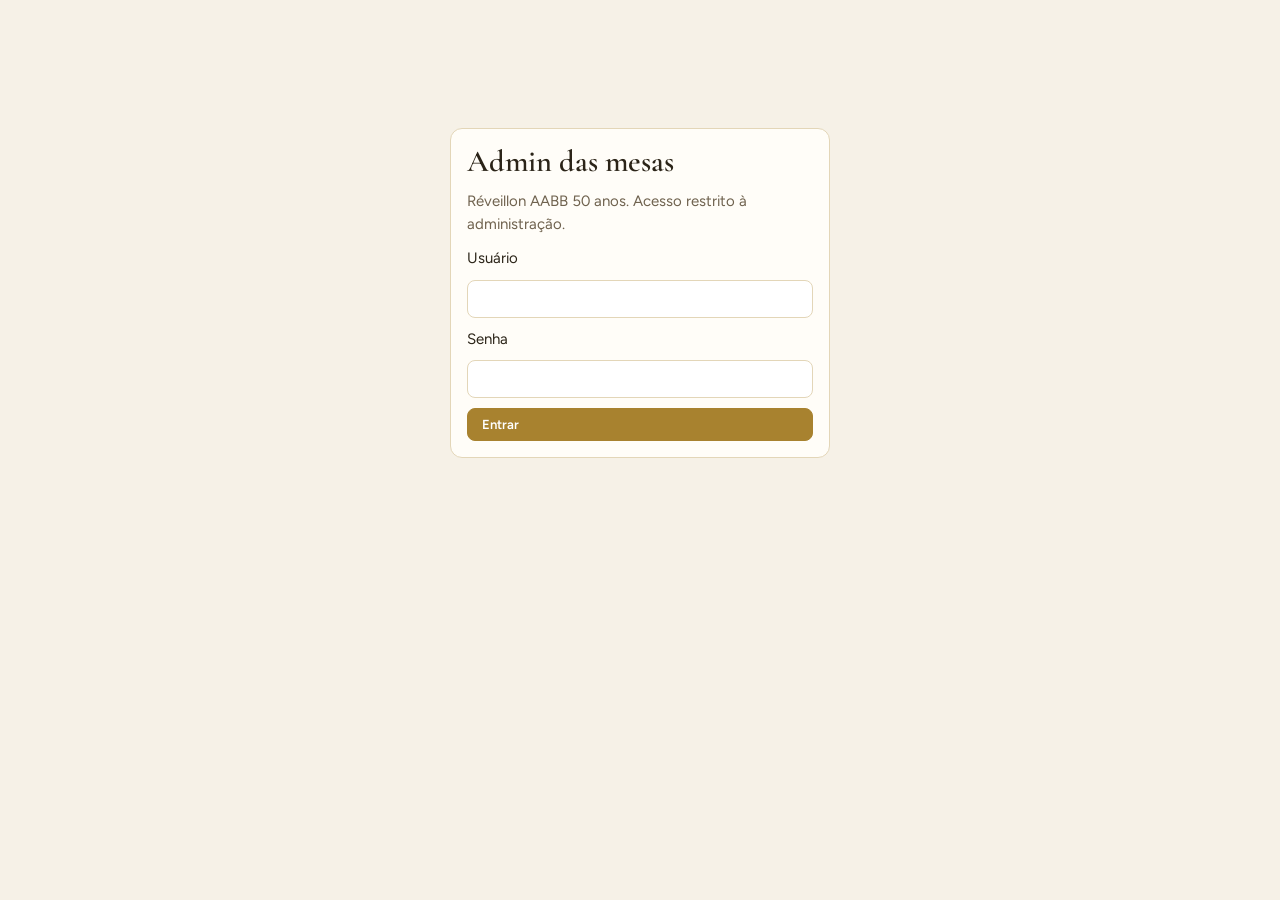
<file: public/mesas/admin/index.html>
<!DOCTYPE html>
<html lang="pt-BR">
<head>
<meta charset="utf-8">
<meta name="viewport" content="width=device-width, initial-scale=1">
<meta name="robots" content="noindex, nofollow">
<title>Admin das Reservas</title>
<link rel="icon" type="image/png" href="../../assets/favicon.png">
<link rel="preconnect" href="https://fonts.googleapis.com">
<link rel="preconnect" href="https://fonts.gstatic.com" crossorigin>
<link rel="stylesheet" href="https://fonts.googleapis.com/css2?family=Cormorant+Garamond:wght@500;600&family=Figtree:wght@400;500;600;700&display=swap">
<style>
/* Painel de trabalho da secretaria: resumo no topo, mapa compacto, lista de reservas com ações e configurações.
   Cores do site, mas denso e funcional. Status em texto + cor. */
:root {
  --paper: #F6F1E7; --surface: #FFFDF8; --ink: #2B2418; --muted: #6F624E; --line: #E3D6B8;
  --gold: #A8822F; --gold-lo: #7C5C1B;
  --s-gold: #C9A04A; --s-marrom: #B07A55; --s-royal: #7E93CC;
  --ok: #2F6B3A; --ok-bg: #E2EFDF; --wait: #8A5A00; --wait-bg: #FBEFCB; --bad: #9A3B22; --bad-bg: #F6E0D8; --off: #7D7465; --off-bg: #ECE6DA;
  --font-display: "Cormorant Garamond", Garamond, serif; --font-body: "Figtree", "Segoe UI", system-ui, sans-serif;
  color-scheme: light;
}
* { box-sizing: border-box; }
[hidden] { display: none !important; }
body { margin: 0; background: var(--paper); color: var(--ink); font: 15px/1.5 var(--font-body); font-variant-numeric: tabular-nums; }
h1, h2 { font-family: var(--font-display); font-weight: 600; margin: 0; line-height: 1.1; }
h1 { font-size: 1.9rem; } h2 { font-size: 1.45rem; }
p { margin: 0; }
.wrap { max-width: 1240px; margin: 0 auto; padding: 20px 16px 60px; display: grid; gap: 18px; }
.top { display: flex; flex-wrap: wrap; gap: 10px 18px; align-items: center; justify-content: space-between; }
.muted { color: var(--muted); }
.card { background: var(--surface); border: 1px solid var(--line); border-radius: 12px; padding: 16px; display: grid; gap: 12px; }
button, .btn { font: 600 .82rem var(--font-body); border: 1px solid var(--gold); background: var(--surface); color: var(--gold-lo); padding: 8px 14px; border-radius: 8px; cursor: pointer; text-decoration: none; display: inline-flex; align-items: center; gap: 6px; }
button:hover, .btn:hover { background: var(--gold); color: #fff; }
button.pri { background: var(--gold); color: #fff; }
button.danger { border-color: var(--bad); color: var(--bad); }
button.danger:hover { background: var(--bad); color: #fff; }
button.sm { padding: 5px 10px; font-size: .76rem; }
input, select { font: 400 .95rem var(--font-body); padding: 9px 11px; border: 1px solid var(--line); border-radius: 8px; background: #fff; color: var(--ink); }
:focus-visible { outline: 2px solid var(--gold); outline-offset: 2px; }
.login { max-width: 380px; margin: 12vh auto; }
.login form { display: grid; gap: 10px; }
.err { color: var(--bad); font-weight: 600; }
.err:empty { display: none; }
.tiles { display: grid; grid-template-columns: repeat(6, 1fr); gap: 10px; }
.tile { background: var(--surface); border: 1px solid var(--line); border-radius: 12px; padding: 12px 14px; display: grid; gap: 2px; }
.tile b { font-family: var(--font-display); font-size: 1.9rem; line-height: 1.05; }
.tile span { font-size: .78rem; color: var(--muted); }
@media (max-width: 900px) { .tiles { grid-template-columns: repeat(3, 1fr); } }
@media (max-width: 480px) { .tiles { grid-template-columns: 1fr 1fr; } }
.sect { width: 100%; border-collapse: collapse; font-size: .88rem; }
.sect th, .sect td { padding: 7px 8px; border-bottom: 1px solid var(--line); text-align: right; }
.sect th:first-child, .sect td:first-child { text-align: left; }
.sect th { font-size: .74rem; text-transform: uppercase; letter-spacing: .06em; color: var(--muted); font-weight: 600; }
.scroll { overflow-x: auto; }
.two { display: grid; grid-template-columns: 330px 1fr; gap: 18px; align-items: start; }
@media (max-width: 960px) { .two { grid-template-columns: 1fr; } }
.mini { display: grid; gap: 8px; }
.mini .stage { text-align: center; font-size: .7rem; letter-spacing: .3em; text-transform: uppercase; color: var(--muted); border: 1px solid var(--line); border-radius: 6px; padding: 5px; }
.mini .r { display: grid; grid-template-columns: repeat(5, 1fr); gap: 6px; }
.mini .zl { font-size: .72rem; font-weight: 700; text-transform: uppercase; letter-spacing: .08em; color: var(--muted); margin-top: 4px; }
.m { aspect-ratio: 1; border-radius: 50%; border: 2px solid transparent; display: grid; place-items: center; font-weight: 700; font-size: .85rem; cursor: pointer; padding: 0; color: var(--ink); }
.m.gold { background: var(--s-gold); } .m.marrom { background: var(--s-marrom); } .m.royal { background: var(--s-royal); }
.m.aguardando { background: var(--wait-bg); border: 2px dashed var(--wait); color: var(--wait); }
.m.vendida { background: var(--ok); color: #fff; }
.m.indisponivel { background: var(--off-bg); color: var(--off); border-color: var(--off); }
.m.hl { box-shadow: 0 0 0 3px var(--ink); }
.leg { display: flex; flex-wrap: wrap; gap: 6px 12px; font-size: .76rem; color: var(--muted); }
.leg i { display: inline-block; width: 12px; height: 12px; border-radius: 50%; margin-right: 5px; vertical-align: -1px; }
.filters { display: flex; flex-wrap: wrap; gap: 8px; align-items: center; }
.filters input { flex: 1; min-width: 180px; }
table.res { width: 100%; border-collapse: collapse; font-size: .86rem; min-width: 900px; }
table.res th { text-align: left; font-size: .72rem; text-transform: uppercase; letter-spacing: .06em; color: var(--muted); font-weight: 600; padding: 8px; border-bottom: 1px solid var(--line); position: sticky; top: 0; background: var(--surface); }
table.res td { padding: 9px 8px; border-bottom: 1px solid var(--line); vertical-align: top; }
table.res tr.hl td { background: #FFF6DA; }
.pill { display: inline-block; font-size: .72rem; font-weight: 700; padding: 2px 8px; border-radius: 999px; white-space: nowrap; }
.p-vendida { background: var(--ok-bg); color: var(--ok); }
.p-aguardando { background: var(--wait-bg); color: var(--wait); }
.p-expirada, .p-cancelada { background: var(--off-bg); color: var(--off); }
.acts { display: flex; flex-wrap: wrap; gap: 5px; }
.sub { font-size: .78rem; color: var(--muted); }
.cfg { display: grid; grid-template-columns: repeat(auto-fill, minmax(230px, 1fr)); gap: 14px; }
.cfg fieldset { border: 1px solid var(--line); border-radius: 10px; padding: 10px 12px 12px; display: grid; gap: 8px; margin: 0; }
.cfg legend { font-weight: 700; font-size: .85rem; padding: 0 4px; }
.cfg label { display: grid; grid-template-columns: 1fr 110px; gap: 8px; align-items: center; font-size: .86rem; }
.cfg input { width: 100%; }
.toast { position: fixed; left: 50%; bottom: 20px; transform: translateX(-50%); background: var(--ink); color: #fff; padding: 10px 16px; border-radius: 10px; font-weight: 600; z-index: 10; }
.toast[hidden] { display: none; }
body.operador .adm-only { display: none !important; }
.bgrid { display: grid; grid-template-columns: repeat(auto-fill, minmax(84px, 1fr)); gap: 8px; }
.bt { border: 2px solid transparent; border-radius: 10px; padding: 0; overflow: hidden; cursor: pointer; background: var(--surface); display: grid; text-align: center; font: 700 .78rem var(--font-body); color: var(--ink); }
.bt img { width: 100%; aspect-ratio: 4/3; object-fit: cover; display: block; }
.bt span { padding: 4px 2px; }
.bt.disponivel { border-color: var(--s-gold); }
.bt.aguardando { border: 2px dashed var(--wait); background: var(--wait-bg); }
.bt.vendida { border-color: var(--ok); background: var(--ok-bg); }
.bt.vendida img, .bt.indisponivel img { filter: grayscale(.8) opacity(.55); }
.bt.indisponivel { border-color: var(--off); background: var(--off-bg); }
.bt.hl { box-shadow: 0 0 0 3px var(--ink); }
dialog#dp { border: 0; border-radius: 14px; padding: 0; width: min(460px, calc(100% - 20px)); }
dialog#dp::backdrop { background: rgba(15,19,34,.6); }
.selo { display: inline-block; margin-top: 3px; font-size: .7rem; font-weight: 700; color: #5A3E8A; background: #ECE5F7; border-radius: 999px; padding: 1px 8px; }
dialog#db { border: 0; border-radius: 14px; padding: 0; width: min(520px, calc(100% - 20px)); max-height: calc(100% - 20px); }
dialog#db::backdrop { background: rgba(15,19,34,.6); }
dialog#dv { border: 0; border-radius: 14px; padding: 0; width: min(560px, calc(100% - 20px)); max-height: calc(100% - 20px); }
dialog#dv::backdrop { background: rgba(15,19,34,.6); }
.dvf { padding: 18px; display: grid; gap: 12px; }
.dvf > label, .dvf .g2 label { display: grid; gap: 4px; font-size: .86rem; font-weight: 600; }
.dvf input[type=text], .dvf input[type=tel], .dvf input[type=email], .dvf select { width: 100%; }
.dvh { display: flex; justify-content: space-between; align-items: center; }
.g2 { display: grid; grid-template-columns: 1fr 1fr; gap: 10px; }
@media (max-width: 480px) { .g2 { grid-template-columns: 1fr; } }
.seg { display: flex; flex-wrap: wrap; gap: 8px; }
.seg label { flex: 1; min-width: 150px; border: 1px solid var(--line); border-radius: 8px; padding: 9px 10px; font-size: .88rem; font-weight: 600; display: flex; gap: 8px; align-items: center; cursor: pointer; }
.seg label:has(input:checked) { border-color: var(--gold); background: #FFF6DA; }
.chk { display: flex !important; grid-template-columns: none; gap: 8px; align-items: flex-start; font-weight: 500 !important; }
.chk input { margin-top: 3px; accent-color: var(--gold); }
.dvtot { display: flex; justify-content: space-between; align-items: baseline; border-top: 1px solid var(--line); padding-top: 10px; }
.dvtot b { font-family: var(--font-display); font-size: 2rem; }
.prov { border: 1px solid var(--gold); background: #FFF6DA; border-radius: 10px; padding: 14px; display: grid; gap: 8px; max-width: 620px; }
.prov code { font: 700 1.05rem var(--font-body); background: #fff; border: 1px dashed var(--gold); padding: 2px 8px; border-radius: 6px; letter-spacing: .04em; }
#f-user { grid-template-columns: minmax(0, 520px); }
#f-user label { grid-template-columns: 110px 1fr; }
#hist td, #hist th { text-align: left; }
</style>
</head>
<body>
<div id="login" class="wrap"><div class="card login">
  <h1>Admin das mesas</h1>
  <p class="muted">Réveillon AABB 50 anos. Acesso restrito à administração.</p>
  <form id="f-login">
    <label for="usuario">Usuário</label>
    <input type="text" id="usuario" autocomplete="username" autocapitalize="none" spellcheck="false">
    <label for="senha">Senha</label>
    <input type="password" id="senha" autocomplete="current-password" required>
    <button class="pri" type="submit">Entrar</button>
    <p class="err" id="l-err" role="alert"></p>
  </form>
</div></div>

<div id="primeiro" class="wrap" hidden><div class="card login">
  <h1>Crie sua senha</h1>
  <p class="muted" id="p-ola"></p>
  <form id="f-primeiro" autocomplete="on">
    <input type="text" id="p-user" autocomplete="username" hidden>
    <label for="p-nova">Nova senha <span class="muted">(mínimo 8 caracteres)</span></label>
    <input type="password" id="p-nova" autocomplete="new-password" minlength="8" required>
    <label for="p-conf">Repita a nova senha</label>
    <input type="password" id="p-conf" autocomplete="new-password" minlength="8" required>
    <button class="pri" type="submit">Salvar e entrar</button>
    <p class="err" id="p-err" role="alert"></p>
  </form>
</div></div>

<div id="app" class="wrap" hidden>
  <header class="top">
    <div><h1>Reservas de mesas e barracas</h1><p class="muted" id="upd"></p></div>
    <div class="filters">
      <span class="muted" id="quem"></span>
      <button type="button" id="b-minha" hidden>Trocar minha senha</button>
      <button type="button" class="pri" id="b-venda">+ Nova venda</button>
      <button type="button" id="b-csv">Exportar planilha (CSV)</button>
      <button type="button" id="b-ref">Atualizar</button>
      <button type="button" id="b-sair">Sair</button>
    </div>
  </header>

  <section class="tiles" aria-label="Resumo">
    <div class="tile"><b id="t-conf">–</b><span>arrecadado (confirmado)</span></div>
    <div class="tile"><b id="t-rec">–</b><span>a receber (aguardando)</span></div>
    <div class="tile"><b id="t-vend">–</b><span>mesas vendidas</span></div>
    <div class="tile"><b id="t-agu">–</b><span>aguardando pagamento</span></div>
    <div class="tile"><b id="t-liv">–</b><span>mesas livres</span></div>
    <div class="tile"><b id="t-pes">–</b><span>pessoas com mesa</span></div>
  </section>

  <section class="card">
    <h2>Por setor</h2>
    <div class="scroll"><table class="sect"><thead><tr><th>Setor</th><th>Vendidas</th><th>Aguardando</th><th>Livres</th><th>Cadeiras extras</th><th>Confirmado</th><th>A receber</th></tr></thead><tbody id="sect"></tbody></table></div>
  </section>

  <div class="two">
    <section class="card">
      <h2>Mapa</h2>
      <p class="sub">Toque numa mesa livre para vender. Toque numa mesa ocupada para ver a reserva.<span class="adm-only"> Na venda, o administrador também pode bloquear a mesa.</span></p>
      <div class="mini" id="mini"></div>
      <div class="leg"><span><i style="background:var(--s-gold)"></i>Livre</span><span><i style="background:var(--wait-bg);border:2px dashed var(--wait)"></i>Aguardando</span><span><i style="background:var(--ok)"></i>Vendida</span><span><i style="background:var(--off-bg);border:2px solid var(--off)"></i>Bloqueada</span></div>
    </section>

    <section class="card">
      <h2>Reservas</h2>
      <div class="filters">
        <input type="search" id="busca" placeholder="Buscar por nome, CPF, código, WhatsApp ou mesa" aria-label="Buscar">
        <select id="f-status" aria-label="Filtrar por status">
          <option value="ativas">Ativas</option><option value="aguardando">Aguardando</option><option value="vendida">Vendidas</option>
          <option value="expirada">Expiradas</option><option value="cancelada">Canceladas</option><option value="todas">Todas</option>
        </select>
      </div>
      <div class="scroll">
        <table class="res">
          <thead><tr><th>Mesa</th><th>Comprador</th><th>Tipo</th><th>Extras</th><th>Valor</th><th>Pagamento</th><th>Status</th><th>Ações</th></tr></thead>
          <tbody id="rows"></tbody>
        </table>
      </div>
      <p class="sub" id="nores" hidden>Nenhuma reserva neste filtro.</p>
    </section>
  </div>

  <section class="card" id="c-barr">
    <div class="top"><h2>Barracas</h2>
      <div class="filters"><button type="button" class="pri" id="b-vbar">+ Nova venda de barraca</button><button type="button" id="b-csvbar">Exportar barracas (CSV)</button></div></div>
    <div class="tiles" id="bt-tiles" style="grid-template-columns:repeat(5,1fr)"></div>
    <p class="sub">Toque numa barraca livre para vender. Toque numa ocupada para ver a reserva.</p>
    <div class="bgrid" id="bgrid"></div>
    <div class="leg"><span><i style="background:var(--s-gold)"></i>Livre</span><span><i style="background:var(--wait-bg);border:2px dashed var(--wait)"></i>Aguardando</span><span><i style="background:var(--ok)"></i>Vendida</span><span><i style="background:var(--off-bg);border:2px solid var(--off)"></i>Bloqueada</span></div>
    <div class="filters">
      <input type="search" id="bbusca" placeholder="Buscar barraca, nome, código ou WhatsApp" aria-label="Buscar barraca">
      <select id="bf-status" aria-label="Filtrar barracas"><option value="ativas">Ativas</option><option value="aguardando">Aguardando</option><option value="vendida">Vendidas</option><option value="expirada">Expiradas</option><option value="cancelada">Canceladas</option><option value="todas">Todas</option></select>
    </div>
    <div class="scroll"><table class="res"><thead><tr><th>Barraca</th><th>Comprador</th><th>Valor</th><th>Pagamento</th><th>Status</th><th>Ações</th></tr></thead><tbody id="brows"></tbody></table></div>
    <p class="sub" id="bnores" hidden>Nenhuma reserva neste filtro.</p>
  </section>

  <section class="card adm-only" id="c-users">
    <h2>Usuários do painel</h2>
    <p class="sub"><b>Operador</b>: confirma pagamentos, valida associados, ajusta cadeiras, prorroga e cancela reservas. <b>Administrador</b>: tudo isso e também preços, estoque, bloqueio de mesas, abrir/fechar vendas e cadastro de usuários.</p>
    <div class="scroll"><table class="sect"><thead><tr><th>Nome</th><th>Usuário</th><th>Perfil</th><th>Situação</th><th>Ações</th></tr></thead><tbody id="users"></tbody></table></div>
    <form id="f-user" class="cfg" autocomplete="off">
      <fieldset>
        <legend>Cadastrar usuário</legend>
        <label>Nome<input type="text" name="nome" maxlength="60" required placeholder="Ex.: Ana da Secretaria"></label>
        <label>Usuário<input type="text" name="login" maxlength="30" required placeholder="ana.secretaria" autocapitalize="none"></label>
        <label>Perfil<select name="papel"><option value="operador">Operador</option><option value="admin">Administrador</option></select></label>
        <div><button class="pri" type="submit">Cadastrar e gerar senha provisória</button></div>
      </fieldset>
    </form>
    <div class="prov" id="prov" hidden>
      <p><b id="prov-tit"></b></p>
      <p>Usuário: <code id="prov-user"></code> · Senha provisória: <code id="prov-pass"></code></p>
      <p class="sub" id="prov-exp"></p>
      <div class="acts"><button type="button" class="sm pri" id="prov-copy">Copiar mensagem para enviar</button><span class="sub" id="prov-ok" hidden>Copiada!</span><button type="button" class="sm" id="prov-close">Fechar</button></div>
      <p class="sub">Esta senha aparece só agora. Envie para a pessoa por WhatsApp. No primeiro acesso, ela cria a própria senha.</p>
    </div>
  </section>

  <section class="card">
    <h2>Histórico de ações</h2>
    <p class="sub">Últimas 200 ações: quem fez, o quê e quando.</p>
    <div class="scroll" style="max-height:340px;overflow:auto"><table class="sect"><thead><tr><th>Quando</th><th>Quem</th><th>Ação</th><th>Detalhe</th></tr></thead><tbody id="hist"></tbody></table></div>
  </section>

  <section class="card adm-only" id="c-cfg">
    <h2>Configurações</h2>
    <form id="f-cfg" class="cfg"></form>
    <div class="adm-only filters"><button class="pri" type="submit" form="f-cfg">Salvar configurações</button>
      <button type="button" id="b-email">Testar e-mail de aviso</button>
      <span class="sub">A cada nova reserva, um e-mail é enviado para aabbbalsas@gmail.com e aabbdiretoria@gmail.com.</span></div>
  </section>
</div>
<dialog id="dp" aria-labelledby="dp-t">
  <form id="f-prazo" class="dvf" novalidate>
    <div class="dvh"><h2 id="dp-t">Definir prazo especial</h2><button type="button" class="sm" id="dp-x" aria-label="Fechar">✕</button></div>
    <p class="sub" id="dp-info"></p>
    <div class="acts"><button type="button" class="sm" data-dias="1">+1 dia</button><button type="button" class="sm" data-dias="3">+3 dias</button><button type="button" class="sm" data-dias="7">+7 dias</button><button type="button" class="sm" data-dias="15">+15 dias</button></div>
    <label>Pagar até (horário de Balsas)<input type="datetime-local" id="dp-ate" required></label>
    <label>Motivo <span class="sub">(opcional, fica registrado)</span><input type="text" id="dp-mot" maxlength="200" placeholder="Ex.: associado vai pagar após o salário" autocomplete="off"></label>
    <p class="err" id="dp-err" role="alert"></p>
    <button class="pri" type="submit">Salvar prazo</button>
  </form>
</dialog>
<dialog id="db" aria-labelledby="db-t">
  <form id="f-bar" class="dvf" novalidate>
    <div class="dvh"><h2 id="db-t">Nova venda de barraca</h2><button type="button" class="sm" id="db-x" aria-label="Fechar">✕</button></div>
    <label>Barraca<select name="barraca" id="db-sel" required></select></label>
    <label>Nome completo do cliente<input type="text" name="nome" maxlength="80" required autocomplete="off"></label>
    <div class="g2">
      <label>WhatsApp <span class="sub">(opcional)</span><input type="tel" name="whatsapp" maxlength="20" inputmode="tel" autocomplete="off"></label>
      <label>Pagamento<select name="pagamento"><option value="pix">Pix</option><option value="cartao">Cartão (até 3x)</option><option value="secretaria">Outra condição</option></select></label>
    </div>
    <div class="seg" role="radiogroup" aria-label="Situação do pagamento">
      <label><input type="radio" name="pago" value="1"> Já pago (fica Vendida)</label>
      <label><input type="radio" name="pago" value="0"> Aguardando pagamento</label>
    </div>
    <label>Observação <span class="sub">(opcional)</span><input type="text" name="obs" maxlength="300" autocomplete="off"></label>
    <label class="chk"><input type="checkbox" name="consentimento"> O cliente autorizou o uso dos dados para esta reserva</label>
    <div class="dvtot"><span>Total</span><b id="db-tot">R$ 800,00</b></div>
    <p class="err" id="db-err" role="alert"></p>
    <button class="pri" type="submit" id="db-ok">Registrar venda</button>
  </form>
</dialog>
<dialog id="dv" aria-labelledby="dv-t">
  <form id="f-venda" class="dvf" novalidate>
    <div class="dvh"><h2 id="dv-t">Nova venda</h2><button type="button" class="sm" id="dv-x" aria-label="Fechar">✕</button></div>
    <label>Mesa
      <select name="mesa" id="dv-mesa" required></select>
    </label>
    <div class="seg" role="radiogroup" aria-label="Tipo de cliente">
      <label><input type="radio" name="tipo" value="associado"> Associado</label>
      <label><input type="radio" name="tipo" value="nao_associado"> Não associado</label>
    </div>
    <label id="dv-cpfw" hidden>CPF do associado<input type="text" name="cpf" id="dv-cpf" inputmode="numeric" maxlength="14" placeholder="000.000.000-00" autocomplete="off"></label>
    <label id="dv-confw" class="chk" hidden><input type="checkbox" name="associado_conferido"> Associação já conferida (nome + CPF no cadastro)</label>
    <label>Nome completo do cliente<input type="text" name="nome" maxlength="80" required autocomplete="off"></label>
    <div class="g2">
      <label>WhatsApp <span class="sub">(opcional)</span><input type="tel" name="whatsapp" maxlength="20" inputmode="tel" autocomplete="off"></label>
      <label>E-mail <span class="sub">(opcional)</span><input type="email" name="email" maxlength="120" autocomplete="off"></label>
    </div>
    <div class="g2">
      <label>Cadeiras adicionais<select name="extras" id="dv-ex"><option value="0">0</option><option value="1">1</option><option value="2">2</option></select></label>
      <label>Pagamento<select name="pagamento"><option value="pix">Pix</option><option value="cartao">Cartão (até 3x)</option><option value="secretaria">Outra condição</option></select></label>
    </div>
    <p class="sub" id="dv-est"></p>
    <div class="seg" role="radiogroup" aria-label="Situação do pagamento">
      <label><input type="radio" name="pago" value="1"> Já pago (fica Vendida)</label>
      <label><input type="radio" name="pago" value="0"> Aguardando pagamento</label>
    </div>
    <label>Observação <span class="sub">(opcional)</span><input type="text" name="obs" maxlength="300" autocomplete="off"></label>
    <label class="chk"><input type="checkbox" name="consentimento"> O cliente autorizou o uso dos dados para esta reserva</label>
    <div class="dvtot"><span>Total</span><b id="dv-tot">R$ 0,00</b></div>
    <p class="err" id="dv-err" role="alert"></p>
    <button class="pri" type="submit" id="dv-ok">Registrar venda</button>
  </form>
</dialog>
<div class="toast" id="toast" hidden></div>

<script>
(function () {
  var $ = function (id) { return document.getElementById(id); };
  var brl = function (v) { return "R$ " + Number(v).toLocaleString("pt-BR", { minimumFractionDigits: 2, maximumFractionDigits: 2 }); };
  var TOKEN = "", D = null, hl = null;
  try { TOKEN = sessionStorage.getItem("mesas_token") || ""; } catch (e) {}
  var ACOES = { entrou: "Entrou no painel", reserva: "Nova reserva (site)", confirmar: "Confirmou pagamento", voltar_aguardando: "Voltou para aguardando", prorrogar: "Prorrogou +24h",
    cancelar: "Cancelou reserva", validar_associado: "Validação de associado", mudar_tipo: "Mudou o tipo", cadeiras: "Alterou cadeiras", obs: "Observação", apagar: "Apagou reserva",
    bloquear: "Bloqueou mesa", desbloquear: "Desbloqueou mesa", config: "Alterou configurações", usuario_criar: "Cadastrou usuário", usuario_senha: "Gerou senha provisória para",
    vender: "Reservou mesa no painel", vender_pago: "Vendeu mesa no painel (pago)",
    reserva_barraca: "Reserva de barraca (site)", barraca_vender: "Reservou barraca no painel", barraca_vender_pago: "Vendeu barraca no painel (pago)", barraca_confirmar: "Confirmou pagamento de barraca",
    barraca_voltar: "Barraca voltou para aguardando", barraca_prorrogar: "Prorrogou barraca +24h", barraca_cancelar: "Cancelou barraca", barraca_obs: "Observação de barraca", barraca_apagar: "Apagou reserva de barraca",
    barraca_bloquear: "Bloqueou barraca", prazo: "Deu prazo especial (mesa)", barraca_prazo: "Deu prazo especial (barraca)", barraca_desbloquear: "Desbloqueou barraca",
    usuario_papel: "Mudou perfil de", primeiro_acesso: "Criou a senha no 1º acesso", usuario_desativar: "Desativou", usuario_reativar: "Reativou", usuario_remover: "Removeu", minha_senha: "Trocou a própria senha" };

  function toast(t) { var el = $("toast"); el.textContent = t; el.hidden = false; clearTimeout(toast.t); toast.t = setTimeout(function () { el.hidden = true; }, 2600); }
  function api(path, body) {
    return fetch(path, { method: body ? "POST" : "GET", cache: "no-store", headers: { "x-admin-token": TOKEN, "content-type": "application/json" }, body: body ? JSON.stringify(body) : undefined })
      .then(function (r) { return r.json().then(function (j) { if (!r.ok) { var e = new Error(j.erro || "Erro"); e.status = r.status; e.eu = j.eu; throw e; } return j; }); });
  }
  var PROV_DIGITADA = "";
  function primeiro(eu) {
    $("login").hidden = true; $("app").hidden = true; $("primeiro").hidden = false;
    $("p-ola").textContent = "Olá, " + (eu ? eu.nome : "") + "! Este é seu primeiro acesso (ou sua senha foi redefinida). Crie uma senha pessoal para continuar.";
    $("p-user").value = eu ? eu.login : "";
    $("p-nova").focus();
  }
  $("f-primeiro").addEventListener("submit", function (ev) {
    ev.preventDefault(); var n = $("p-nova").value, c = $("p-conf").value; $("p-err").textContent = "";
    if (n.length < 8) { $("p-err").textContent = "A senha precisa ter pelo menos 8 caracteres."; return; }
    if (n !== c) { $("p-err").textContent = "As duas senhas não são iguais."; return; }
    api("/api/admin/mesas", { acao: "minha_senha", atual: PROV_DIGITADA, senha: n }).then(function () {
      PROV_DIGITADA = ""; $("primeiro").hidden = true; $("p-nova").value = ""; $("p-conf").value = ""; toast("Senha criada. Bem-vindo(a)!"); carregar();
    }).catch(function (e) { if (e.status === 401) sair("Sessão expirada. Entre de novo com a senha provisória."); else $("p-err").textContent = e.message; });
  });
  function sair(msg) { $("primeiro").hidden = true; TOKEN = ""; try { sessionStorage.removeItem("mesas_token"); } catch (e) {} $("app").hidden = true; $("login").hidden = false; $("l-err").textContent = msg || ""; $("senha").value = ""; }

  function carregar() {
    return api("/api/admin/mesas").then(function (j) { D = j; $("login").hidden = true; $("app").hidden = false; render(); })
      .catch(function (e) { if (e.status === 428) primeiro(e.eu); else if (e.status === 401 || e.status === 429 || e.status === 503) sair(e.message); else toast(e.message); });
  }

  function render() {
    var r = D.relatorio, adm = D.eu.papel === "admin";
    document.body.classList.toggle("operador", !adm);
    $("quem").textContent = D.eu.nome + " · " + D.eu.papel_nome;
    $("b-minha").hidden = D.eu.login === "";
    $("upd").textContent = "Atualizado às " + new Date(D.atualizado).toLocaleTimeString("pt-BR", { timeZone: "America/Fortaleza", hour: "2-digit", minute: "2-digit" }) + (D.config.vendas_abertas ? " · vendas abertas" : " · VENDAS FECHADAS");
    $("t-conf").textContent = brl(r.confirmado); $("t-rec").textContent = brl(r.a_receber);
    $("t-vend").textContent = r.vendidas; $("t-agu").textContent = r.aguardando; $("t-liv").textContent = r.livres; $("t-pes").textContent = r.pessoas;
    var tb = $("sect"); tb.textContent = "";
    Object.keys(r.setores).forEach(function (k) {
      var s = r.setores[k], tr = document.createElement("tr");
      [s.nome, s.vendidas, s.aguardando, s.livres, s.cadeiras_usadas + " de " + s.cadeiras_total, brl(s.confirmado), brl(s.a_receber)].forEach(function (v) { var td = document.createElement("td"); td.textContent = v; tr.appendChild(td); });
      tb.appendChild(tr);
    });
    mini(); lista(); barracas(); hist(); if (adm) { cfg(); users(); }
  }

  function mini() {
    var el = $("mini"); el.innerHTML = '<div class="stage">Palco</div>';
    var nomes = { gold: "Gold", marrom: "Marrom", royal: "Royal" }, atual = null, row = null;
    D.mesas.forEach(function (m, i) {
      if (m.setor !== atual) { atual = m.setor; var zl = document.createElement("p"); zl.className = "zl"; zl.textContent = nomes[m.setor]; el.appendChild(zl); }
      if (i % 5 === 0) { row = document.createElement("div"); row.className = "r"; el.appendChild(row); }
      var b = document.createElement("button"); b.type = "button"; b.className = "m " + m.setor + " " + m.status + (hl === m.n ? " hl" : "");
      b.textContent = m.n; b.title = "Mesa " + m.n + " · " + m.status;
      b.addEventListener("click", function () { clicar(m); });
      row.appendChild(b);
    });
  }

  function clicar(m) {
    hl = m.n;
    if (m.status === "disponivel") { mini(); novaVenda(m.n); return; }
    if (D.eu.papel !== "admin" && m.status === "indisponivel") { mini(); return; }
    if (m.status === "indisponivel") {
      if (confirm("Desbloquear a mesa " + m.n + "?")) acao({ acao: "desbloquear", mesa: m.n }, "Mesa " + m.n + " liberada.");
      return;
    }
    $("busca").value = String(m.n); $("f-status").value = "ativas"; mini(); lista();
    var tr = document.querySelector("tr.hl"); if (tr) tr.scrollIntoView({ block: "center" });
  }

  function lista() {
    var q = $("busca").value.trim().toLowerCase(), fs = $("f-status").value;
    var rows = D.reservas.filter(function (r) {
      var st = r.status_efetivo;
      if (fs === "ativas" && !(st === "aguardando" || st === "vendida")) return false;
      if (fs !== "ativas" && fs !== "todas" && st !== fs) return false;
      if (!q) return true;
      return String(r.mesa) === q || ((r.nome + " " + r.codigo + " " + r.whatsapp + " " + r.email + " " + r.cpf + " " + r.cpf_fmt).toLowerCase().indexOf(q) >= 0);
    }).sort(function (a, b) { return a.mesa - b.mesa || b.criado - a.criado; });
    var tb = $("rows"); tb.textContent = "";
    $("nores").hidden = rows.length > 0;
    rows.forEach(function (r) {
      var tr = document.createElement("tr"); if (hl === r.mesa) tr.className = "hl";
      var st = r.status_efetivo;
      tr.innerHTML =
        '<td><b></b><div class="sub"></div></td>' +
        '<td><b class="nm"></b><div class="sub wa"></div><div class="sub em"></div><div class="sub ob"></div></td>' +
        '<td class="tp"></td><td class="ex"></td><td class="vl"></td><td class="pg"></td>' +
        '<td><span class="pill p-' + st + '"></span><div class="sub pz"></div></td><td><div class="acts"></div></td>';
      tr.querySelector("td b").textContent = String(r.mesa).padStart(2, "0") + " · " + r.setor_nome;
      tr.querySelector("td .sub").textContent = r.codigo + (r.origem === "painel" ? " · vendida no painel por " + r.vendido_por : " · pelo site");
      tr.querySelector(".nm").textContent = r.nome;
      var wa = tr.querySelector(".wa"); var a = document.createElement("a"); a.href = "https://wa.me/55" + r.whatsapp.replace(/^55/, ""); a.target = "_blank"; a.rel = "noopener"; a.textContent = r.whatsapp; wa.appendChild(a);
      tr.querySelector(".em").textContent = r.email || "";
      tr.querySelector(".ob").textContent = r.obs ? "Obs.: " + r.obs : "";
      tr.querySelector(".tp").innerHTML = "";
      var tp = tr.querySelector(".tp"); tp.appendChild(document.createTextNode(r.tipo_nome));
      if (r.tipo === "associado") { var d = document.createElement("div"); d.className = "sub"; d.textContent = "CPF " + (r.cpf_fmt || "—") + (r.associado_validado ? " · ✓ validado" : " · não validado"); tp.appendChild(d); }
      tr.querySelector(".ex").textContent = r.extras;
      tr.querySelector(".vl").textContent = brl(r.valor);
      tr.querySelector(".pg").textContent = r.pagamento_nome;
      tr.querySelector(".pill").textContent = { vendida: "Vendida", aguardando: "Aguardando", expirada: "Expirada", cancelada: "Cancelada" }[st];
      if (r.ultimo) { var u = document.createElement("div"); u.className = "sub"; u.textContent = "por " + r.ultimo.quem; tr.querySelector(".pz").after(u); }
      tr.querySelector(".pz").textContent = st === "aguardando" ? "Prazo: " + r.expira_local.slice(8, 10) + "/" + r.expira_local.slice(5, 7) + " " + r.expira_local.slice(11) : "Criada " + r.criado_local.slice(8, 10) + "/" + r.criado_local.slice(5, 7);
      var ac = tr.querySelector(".acts");
      function btn(t, cls, fn) { var b = document.createElement("button"); b.type = "button"; b.className = "sm " + (cls || ""); b.textContent = t; b.addEventListener("click", fn); ac.appendChild(b); }
      if (st === "aguardando" || st === "expirada") btn("Confirmar pagamento", "pri", function () { acao({ acao: "confirmar", codigo: r.codigo }, "Mesa " + r.mesa + " vendida."); });
      if (st === "aguardando" || st === "expirada") btn("+24h", "", function () { acao({ acao: "prorrogar", codigo: r.codigo }, "Prazo prorrogado."); });
      if ((st === "aguardando" || st === "expirada") && D.eu.papel === "admin") btn("Definir prazo", "", function () { abrirPrazo(r, "prazo", "Mesa " + r.mesa); });
      if (st === "aguardando" && r.prazo_especial) { var se = document.createElement("span"); se.className = "selo"; se.textContent = "Prazo especial"; se.title = "Concedido por " + r.prazo_especial.quem + (r.prazo_especial.motivo ? ": " + r.prazo_especial.motivo : ""); tr.querySelector(".pz").after(se); }
      if (st === "vendida") btn("Voltar p/ aguardando", "", function () { if (confirm("Voltar a reserva " + r.codigo + " para aguardando pagamento?")) acao({ acao: "voltar_aguardando", codigo: r.codigo }, "Reserva voltou para aguardando."); });
      if (r.tipo === "associado") btn(r.associado_validado ? "Desfazer validação" : "Validar associado", "", function () { acao({ acao: "validar_associado", codigo: r.codigo, valor: !r.associado_validado }, "Associação atualizada."); });
      btn(r.tipo === "associado" ? "Mudar p/ não associado" : "Mudar p/ associado", "", function () {
        if (confirm("Mudar o tipo desta reserva? O valor será recalculado.")) acao({ acao: "mudar_tipo", codigo: r.codigo, valor: r.tipo === "associado" ? "nao_associado" : "associado" }, "Tipo alterado, valor recalculado.");
      });
      btn("Cadeiras", "", function () { var v = prompt("Cadeiras adicionais (0 a " + D.max_cadeiras_por_mesa + "):", r.extras); if (v !== null) acao({ acao: "cadeiras", codigo: r.codigo, valor: Number(v) }, "Cadeiras atualizadas."); });
      btn("Obs.", "", function () { var v = prompt("Observação interna:", r.obs || ""); if (v !== null) acao({ acao: "obs", codigo: r.codigo, valor: v }, "Observação salva."); });
      if (st !== "cancelada") btn("Cancelar", "danger", function () { if (confirm("Cancelar a reserva " + r.codigo + " (mesa " + r.mesa + ")? A mesa volta a ficar livre.")) acao({ acao: "cancelar", codigo: r.codigo }, "Reserva cancelada."); });
      else if (D.eu.papel === "admin") btn("Apagar", "danger", function () { if (confirm("Apagar definitivamente os dados da reserva " + r.codigo + "?")) acao({ acao: "apagar", codigo: r.codigo }, "Reserva apagada."); });
      tb.appendChild(tr);
    });
  }

  function hist() {
    var tb = $("hist"); tb.textContent = "";
    D.historico.forEach(function (h) {
      var tr = document.createElement("tr");
      var det = h.alvo ? h.alvo : h.mesa ? "Mesa " + h.mesa + (h.codigo ? " · " + h.codigo : "") : h.codigo || "";
      if (h.detalhe) det += " · " + h.detalhe;
      [h.quando.slice(8, 10) + "/" + h.quando.slice(5, 7) + " " + h.quando.slice(11), h.quem || "Site", ACOES[h.acao] || h.acao, det].forEach(function (v) { var td = document.createElement("td"); td.textContent = v; tr.appendChild(td); });
      tb.appendChild(tr);
    });
  }

  function users() {
    var tb = $("users"); tb.textContent = "";
    var tr0 = document.createElement("tr"); tr0.innerHTML = "<td>Administrador principal</td><td><i>(em branco)</i></td><td>Administrador</td><td>Senha no Cloudflare</td><td></td>"; tb.appendChild(tr0);
    D.usuarios.forEach(function (u) {
      var tr = document.createElement("tr");
      ["nome", "login", "papel_nome"].forEach(function (k) { var td = document.createElement("td"); td.textContent = u[k]; tr.appendChild(td); });
      var st = document.createElement("td"); st.innerHTML = '<span class="pill ' + (u.ativo ? "p-vendida" : "p-cancelada") + '"></span>'; st.firstChild.textContent = !u.ativo ? "Desativado" : u.pendente ? "Aguardando 1º acesso" : "Ativo";
      if (u.ativo && u.pendente) { st.firstChild.className = "pill p-aguardando"; var ex = document.createElement("div"); ex.className = "sub"; ex.textContent = "provisória até " + u.provisoria_expira.slice(8, 10) + "/" + u.provisoria_expira.slice(5, 7); st.appendChild(ex); }
      tr.appendChild(st);
      var ac = document.createElement("td"); var box = document.createElement("div"); box.className = "acts"; box.style.justifyContent = "flex-end"; ac.appendChild(box); tr.appendChild(ac);
      function b(t, cls, fn) { var x = document.createElement("button"); x.type = "button"; x.className = "sm " + (cls || ""); x.textContent = t; x.addEventListener("click", fn); box.appendChild(x); }
      b("Gerar nova senha provisória", "", function () { if (confirm("Gerar uma nova senha provisória para " + u.nome + "? A senha atual deixa de valer.")) api("/api/admin/mesas", { acao: "usuario_senha", login: u.login }).then(function (j) { mostrarProv(j, "Nova senha provisória de " + j.nome); carregar(); }).catch(function (e) { toast(e.message); }); });
      b(u.papel === "admin" ? "Tornar operador" : "Tornar administrador", "", function () { acao({ acao: "usuario_papel", login: u.login, valor: u.papel === "admin" ? "operador" : "admin" }, "Perfil alterado."); });
      b(u.ativo ? "Desativar" : "Reativar", "", function () { acao({ acao: "usuario_ativo", login: u.login, valor: !u.ativo }, u.ativo ? "Acesso desativado." : "Acesso reativado."); });
      b("Remover", "danger", function () { if (confirm("Remover o acesso de " + u.nome + "?")) acao({ acao: "usuario_remover", login: u.login }, "Usuário removido."); });
      tb.appendChild(tr);
    });
  }

  var PROV_MSG = "";
  function mostrarProv(j, titulo) {
    $("prov-tit").textContent = titulo; $("prov-user").textContent = j.login; $("prov-pass").textContent = j.provisoria;
    $("prov-exp").textContent = "Válida até " + j.expira.slice(8, 10) + "/" + j.expira.slice(5, 7) + " às " + j.expira.slice(11) + ".";
    PROV_MSG = "Olá, " + j.nome + "! Seu acesso ao painel das mesas do Réveillon AABB:\n" + location.origin + "/mesas/admin/\nUsuário: " + j.login + "\nSenha provisória: " + j.provisoria +
      "\nNo primeiro acesso você vai criar sua senha pessoal. A provisória vale até " + j.expira.slice(8, 10) + "/" + j.expira.slice(5, 7) + ".";
    $("prov-ok").hidden = true; $("prov").hidden = false; $("prov").scrollIntoView({ block: "center" });
  }
  $("prov-copy").addEventListener("click", function () { var ok = function () { $("prov-ok").hidden = false; }; if (navigator.clipboard) navigator.clipboard.writeText(PROV_MSG).then(ok, ok); else ok(); });
  $("prov-close").addEventListener("click", function () { $("prov").hidden = true; PROV_MSG = ""; });
  $("f-user").addEventListener("submit", function (ev) {
    ev.preventDefault(); var f = ev.target;
    api("/api/admin/mesas", { acao: "usuario_criar", nome: f.nome.value, login: f.login.value.trim().toLowerCase(), papel: f.papel.value })
      .then(function (j) { f.reset(); mostrarProv(j, j.nome + " cadastrado(a)"); return carregar(); }).catch(function (e) { toast(e.message); });
  });
  $("b-minha").addEventListener("click", function () {
    var a = prompt("Senha atual:"); if (!a) return; var n = prompt("Nova senha (mín. 8 caracteres):"); if (!n) return;
    acao({ acao: "minha_senha", atual: a, senha: n }, "Senha trocada.");
  });

  function cpfOk(c) {
    c = String(c || "").replace(/\D/g, "");
    if (c.length !== 11 || /^(\d)\1{10}$/.test(c)) return false;
    for (var t = 9; t <= 10; t++) { var s = 0; for (var i = 0; i < t; i++) s += Number(c[i]) * (t + 1 - i); if (((s * 10) % 11) % 10 !== Number(c[t])) return false; }
    return true;
  }
  var NOMES_S = { gold: "Gold", marrom: "Marrom", royal: "Royal" };
  function novaVenda(n) {
    var f = $("f-venda"); f.reset(); $("dv-err").textContent = "";
    var sel = $("dv-mesa"); sel.textContent = "";
    var livres = D.mesas.filter(function (m) { return m.status === "disponivel"; });
    if (!livres.length) { toast("Não há mesas livres."); return; }
    livres.forEach(function (m) { var o = document.createElement("option"); o.value = m.n; o.textContent = "Mesa " + String(m.n).padStart(2, "0") + " · " + NOMES_S[m.setor]; sel.appendChild(o); });
    if (n) sel.value = String(n);
    var bl = document.getElementById("dv-block"); if (bl) bl.remove();
    if (D.eu.papel === "admin") {
      var b = document.createElement("button"); b.type = "button"; b.className = "sm"; b.id = "dv-block"; b.textContent = "Bloquear esta mesa em vez de vender";
      b.addEventListener("click", function () { var m = Number(sel.value); $("dv").close(); acao({ acao: "bloquear", mesa: m }, "Mesa " + m + " bloqueada."); });
      $("dv-ok").after(b);
    }
    calcVenda(); $("dv").showModal();
  }
  function calcVenda() {
    var f = $("f-venda"), m = D.mesas[Number(f.mesa.value) - 1], s = m && D.setores[m.setor];
    var t = f.querySelector("input[name=tipo]:checked");
    $("dv-cpfw").hidden = $("dv-confw").hidden = !(t && t.value === "associado");
    var max = s ? Math.min(D.max_cadeiras_por_mesa, s.cadeiras_restantes) : 0;
    Array.prototype.forEach.call($("dv-ex").options, function (o) { o.disabled = Number(o.value) > max; });
    if (Number($("dv-ex").value) > max) $("dv-ex").value = String(max);
    $("dv-est").textContent = s ? "Setor " + s.nome + ": restam " + s.cadeiras_restantes + " cadeiras adicionais." : "";
    var tot = s && t ? s.precos[t.value] + Number($("dv-ex").value) * D.preco_cadeira : 0;
    $("dv-tot").textContent = brl(tot);
  }
  $("f-venda").addEventListener("change", calcVenda);
  $("dv-cpf").addEventListener("input", function () {
    var d = this.value.replace(/\D/g, "").slice(0, 11), f = d;
    if (d.length > 9) f = d.slice(0, 3) + "." + d.slice(3, 6) + "." + d.slice(6, 9) + "-" + d.slice(9);
    else if (d.length > 6) f = d.slice(0, 3) + "." + d.slice(3, 6) + "." + d.slice(6);
    else if (d.length > 3) f = d.slice(0, 3) + "." + d.slice(3);
    this.value = f;
  });
  $("dv-x").addEventListener("click", function () { $("dv").close(); });
  $("b-venda").addEventListener("click", function () { novaVenda(); });
  $("f-venda").addEventListener("submit", function (ev) {
    ev.preventDefault(); var f = ev.target, err = $("dv-err"); err.textContent = "";
    var t = f.querySelector("input[name=tipo]:checked"), pg = f.querySelector("input[name=pago]:checked");
    var falta = !t ? "Informe se o cliente é associado." : (t.value === "associado" && !cpfOk(f.cpf.value)) ? "CPF do associado inválido." :
      f.nome.value.trim().split(/\s+/).length < 2 ? "Informe o nome completo." : !pg ? "Informe se já está pago." : !f.consentimento.checked ? "Confirme a autorização do cliente para o uso dos dados." : "";
    if (falta) { err.textContent = falta; return; }
    var bt = $("dv-ok"); bt.disabled = true;
    api("/api/admin/mesas", { acao: "vender", mesa: Number(f.mesa.value), tipo: t.value, cpf: f.cpf.value, associado_conferido: f.associado_conferido.checked,
      nome: f.nome.value, whatsapp: f.whatsapp.value, email: f.email.value, extras: Number(f.extras.value), pagamento: f.pagamento.value,
      pago: pg.value === "1", obs: f.obs.value, consentimento: true })
      .then(function (j) { bt.disabled = false; $("dv").close(); hl = j.mesa; toast("Mesa " + j.mesa + (j.status === "vendida" ? " vendida" : " reservada") + " · " + brl(j.valor) + " · " + j.codigo); return carregar(); })
      .catch(function (e) { bt.disabled = false; err.textContent = e.message; if (e.status === 409) carregar().then(function () { novaVenda(); err.textContent = e.message; }); });
  });

  var PRZ = null;
  function localISO(ms) { return new Date(ms - 3 * 3600000).toISOString().slice(0, 16); }
  function abrirPrazo(r, acaoNome, rotulo) {
    PRZ = { codigo: r.codigo, acao: acaoNome };
    $("dp-err").textContent = ""; $("dp-mot").value = "";
    $("dp-info").textContent = rotulo + " · " + r.nome + " · prazo atual: " + r.expira_local.slice(8, 10) + "/" + r.expira_local.slice(5, 7) + " " + r.expira_local.slice(11);
    var base = Math.max(Date.now(), r.expira);
    $("dp-ate").value = localISO(base + 3 * 86400000);
    $("dp-ate").max = "2026-12-31T23:59";
    $("dp").showModal();
  }
  document.querySelectorAll("#f-prazo [data-dias]").forEach(function (b) {
    b.addEventListener("click", function () { $("dp-ate").value = localISO(Date.now() + Number(b.getAttribute("data-dias")) * 86400000); });
  });
  $("dp-x").addEventListener("click", function () { $("dp").close(); });
  $("f-prazo").addEventListener("submit", function (ev) {
    ev.preventDefault(); var v = $("dp-ate").value;
    if (!v) { $("dp-err").textContent = "Escolha a data e a hora."; return; }
    var ate = Date.parse(v + ":00-03:00");
    api("/api/admin/mesas", { acao: PRZ.acao, codigo: PRZ.codigo, ate: ate, motivo: $("dp-mot").value })
      .then(function () { $("dp").close(); toast("Prazo especial salvo."); return carregar(); })
      .catch(function (e) { $("dp-err").textContent = e.message; });
  });

  var bhl = null;
  function barracas() {
    var B = D.barracas, r = B.relatorio, t = $("bt-tiles"); t.textContent = "";
    [[brl(r.confirmado), "arrecadado"], [brl(r.a_receber), "a receber"], [r.vendidas, "vendidas"], [r.aguardando, "aguardando"], [r.livres, "livres"]].forEach(function (x) {
      var d = document.createElement("div"); d.className = "tile"; d.innerHTML = "<b></b><span></span>"; d.querySelector("b").textContent = x[0]; d.querySelector("span").textContent = x[1]; t.appendChild(d);
    });
    var g = $("bgrid"); g.textContent = "";
    B.barracas.forEach(function (b) {
      var x = document.createElement("button"); x.type = "button"; x.className = "bt " + b.status + (bhl === b.id ? " hl" : "");
      x.innerHTML = '<img loading="lazy" alt=""><span></span>'; x.querySelector("img").src = "../../barracas/fotos/" + b.id + ".jpg";
      x.querySelector("span").textContent = b.nome.replace("Barraca ", "AABB "); x.title = b.nome + " · " + b.status;
      x.addEventListener("click", function () {
        bhl = b.id;
        if (b.status === "disponivel") { barracas(); venderBarraca(b.id); return; }
        if (b.status === "indisponivel") { if (D.eu.papel === "admin" && confirm("Desbloquear a " + b.nome + "?")) acao({ acao: "barraca_desbloquear", barraca: b.id }, b.nome + " liberada."); else barracas(); return; }
        $("bbusca").value = b.nome; $("bf-status").value = "ativas"; barracas();
      });
      g.appendChild(x);
    });
    var q = $("bbusca").value.trim().toLowerCase(), fs = $("bf-status").value;
    var rows = B.reservas.filter(function (r) {
      var st = r.status_efetivo;
      if (fs === "ativas" && !(st === "aguardando" || st === "vendida")) return false;
      if (fs !== "ativas" && fs !== "todas" && st !== fs) return false;
      return !q || (r.nome_barraca + " " + r.nome + " " + r.codigo + " " + r.whatsapp).toLowerCase().indexOf(q) >= 0;
    }).sort(function (a, b) { return a.barraca.localeCompare(b.barraca); });
    var tb = $("brows"); tb.textContent = ""; $("bnores").hidden = rows.length > 0;
    rows.forEach(function (r) {
      var tr = document.createElement("tr"), st = r.status_efetivo; if (bhl === r.barraca) tr.className = "hl";
      tr.innerHTML = '<td><b></b><div class="sub"></div></td><td><b class="nm"></b><div class="sub wa"></div><div class="sub ob"></div></td><td class="vl"></td><td class="pg"></td><td><span class="pill p-' + st + '"></span><div class="sub pz"></div></td><td><div class="acts"></div></td>';
      tr.querySelector("td b").textContent = r.nome_barraca;
      tr.querySelector("td .sub").textContent = r.codigo + (r.origem === "painel" ? " · painel (" + r.vendido_por + ")" : " · pelo site");
      tr.querySelector(".nm").textContent = r.nome;
      if (r.whatsapp) { var a = document.createElement("a"); a.href = "https://wa.me/55" + r.whatsapp.replace(/^55/, ""); a.target = "_blank"; a.rel = "noopener"; a.textContent = r.whatsapp; tr.querySelector(".wa").appendChild(a); }
      tr.querySelector(".ob").textContent = r.obs ? "Obs.: " + r.obs : "";
      tr.querySelector(".vl").textContent = brl(r.valor);
      tr.querySelector(".pg").textContent = r.pagamento_nome;
      tr.querySelector(".pill").textContent = { vendida: "Vendida", aguardando: "Aguardando", expirada: "Expirada", cancelada: "Cancelada" }[st];
      tr.querySelector(".pz").textContent = st === "aguardando" ? "Prazo: " + r.expira_local.slice(8, 10) + "/" + r.expira_local.slice(5, 7) + " " + r.expira_local.slice(11) : (r.ultimo ? "por " + r.ultimo.quem : "");
      var ac = tr.querySelector(".acts");
      function btn(t, cls, fn) { var b = document.createElement("button"); b.type = "button"; b.className = "sm " + (cls || ""); b.textContent = t; b.addEventListener("click", fn); ac.appendChild(b); }
      if (st === "aguardando" || st === "expirada") btn("Confirmar pagamento", "pri", function () { acao({ acao: "barraca_confirmar", codigo: r.codigo }, r.nome_barraca + " vendida."); });
      if (st === "aguardando" || st === "expirada") btn("+24h", "", function () { acao({ acao: "barraca_prorrogar", codigo: r.codigo }, "Prazo prorrogado."); });
      if ((st === "aguardando" || st === "expirada") && D.eu.papel === "admin") btn("Definir prazo", "", function () { abrirPrazo(r, "barraca_prazo", r.nome_barraca); });
      if (st === "aguardando" && r.prazo_especial) { var se = document.createElement("span"); se.className = "selo"; se.textContent = "Prazo especial"; se.title = "Concedido por " + r.prazo_especial.quem + (r.prazo_especial.motivo ? ": " + r.prazo_especial.motivo : ""); tr.querySelector(".pz").after(se); }
      if (st === "vendida") btn("Voltar p/ aguardando", "", function () { if (confirm("Voltar a reserva " + r.codigo + " para aguardando?")) acao({ acao: "barraca_voltar", codigo: r.codigo }, "Reserva voltou para aguardando."); });
      btn("Obs.", "", function () { var v = prompt("Observação interna:", r.obs || ""); if (v !== null) acao({ acao: "barraca_obs", codigo: r.codigo, valor: v }, "Observação salva."); });
      if (st !== "cancelada") btn("Cancelar", "danger", function () { if (confirm("Cancelar a reserva " + r.codigo + " (" + r.nome_barraca + ")? A barraca volta a ficar livre.")) acao({ acao: "barraca_cancelar", codigo: r.codigo }, "Reserva cancelada."); });
      else if (D.eu.papel === "admin") btn("Apagar", "danger", function () { if (confirm("Apagar os dados da reserva " + r.codigo + "?")) acao({ acao: "barraca_apagar", codigo: r.codigo }, "Reserva apagada."); });
      tb.appendChild(tr);
    });
  }
  function venderBarraca(id) {
    var f = $("f-bar"); f.reset(); $("db-err").textContent = "";
    var sel = $("db-sel"); sel.textContent = "";
    var livres = D.barracas.barracas.filter(function (b) { return b.status === "disponivel"; });
    if (!livres.length) { toast("Não há barracas livres."); return; }
    livres.forEach(function (b) { var o = document.createElement("option"); o.value = b.id; o.textContent = b.nome; sel.appendChild(o); });
    if (id) sel.value = id;
    $("db-tot").textContent = brl(D.barracas.preco);
    var bl = document.getElementById("db-block"); if (bl) bl.remove();
    if (D.eu.papel === "admin") {
      var b = document.createElement("button"); b.type = "button"; b.className = "sm"; b.id = "db-block"; b.textContent = "Bloquear esta barraca em vez de vender";
      b.addEventListener("click", function () { var v = sel.value; $("db").close(); acao({ acao: "barraca_bloquear", barraca: v }, "Barraca bloqueada."); });
      $("db-ok").after(b);
    }
    $("db").showModal();
  }
  $("db-x").addEventListener("click", function () { $("db").close(); });
  $("b-vbar").addEventListener("click", function () { venderBarraca(); });
  $("bbusca").addEventListener("input", function () { bhl = null; barracas(); });
  $("bf-status").addEventListener("change", barracas);
  $("f-bar").addEventListener("submit", function (ev) {
    ev.preventDefault(); var f = ev.target, err = $("db-err"); err.textContent = "";
    var pg = f.querySelector("input[name=pago]:checked");
    var falta = f.nome.value.trim().split(/\s+/).length < 2 ? "Informe o nome completo." : !pg ? "Informe se já está pago." : !f.consentimento.checked ? "Confirme a autorização do cliente para o uso dos dados." : "";
    if (falta) { err.textContent = falta; return; }
    var bt = $("db-ok"); bt.disabled = true;
    api("/api/admin/mesas", { acao: "barraca_vender", barraca: f.barraca.value, nome: f.nome.value, whatsapp: f.whatsapp.value, pagamento: f.pagamento.value, pago: pg.value === "1", obs: f.obs.value, consentimento: true })
      .then(function (j) { bt.disabled = false; $("db").close(); toast(j.barraca + (j.status === "vendida" ? " vendida" : " reservada") + " · " + j.codigo); return carregar(); })
      .catch(function (e) { bt.disabled = false; err.textContent = e.message; if (e.status === 409) carregar(); });
  });
  $("b-csvbar").addEventListener("click", function () {
    fetch("/api/admin/barracas.csv", { headers: { "x-admin-token": TOKEN }, cache: "no-store" }).then(function (r) { if (!r.ok) throw new Error("Falha ao exportar"); return r.blob(); })
      .then(function (b) { var a = document.createElement("a"); a.href = URL.createObjectURL(b); a.download = "reservas-barracas-reveillon-aabb.csv"; document.body.appendChild(a); a.click(); a.remove(); })
      .catch(function (e) { toast(e.message); });
  });

  $("b-email").addEventListener("click", function () {
    api("/api/admin/mesas", { acao: "testar_email" }).then(function () { toast("E-mail de teste enviado. Confira a caixa de entrada (e o spam)."); })
      .catch(function (e) { toast(e.message); });
  });

  function cfg() {
    var c = D.config, f = $("f-cfg"); f.textContent = "";
    var nomes = { gold: "Gold", marrom: "Marrom", royal: "Royal" };
    Object.keys(nomes).forEach(function (k) {
      var fs = document.createElement("fieldset");
      fs.innerHTML = '<legend>Setor ' + nomes[k] + '</legend>' +
        '<label>Associado (R$)<input type="number" min="0" step="1" name="p_' + k + '_a"></label>' +
        '<label>Não associado (R$)<input type="number" min="0" step="1" name="p_' + k + '_n"></label>' +
        '<label>Estoque de cadeiras extras<input type="number" min="0" step="1" name="e_' + k + '"></label>';
      fs.querySelector('[name=p_' + k + '_a]').value = c.precos[k].associado;
      fs.querySelector('[name=p_' + k + '_n]').value = c.precos[k].nao_associado;
      fs.querySelector('[name=e_' + k + ']').value = c.estoque_cadeiras[k];
      f.appendChild(fs);
    });
    var g = document.createElement("fieldset");
    g.innerHTML = '<legend>Geral</legend>' +
      '<label>Cadeira extra (R$)<input type="number" min="0" step="1" name="cad"></label>' +
      '<label>Prazo para pagar (horas)<input type="number" min="1" step="1" name="prazo"></label>' +
      '<label>Vendas abertas<select name="abertas"><option value="1">Sim</option><option value="0">Não</option></select></label>';
    g.querySelector("[name=cad]").value = c.preco_cadeira;
    g.querySelector("[name=prazo]").value = c.prazo_pagamento_horas;
    g.querySelector("[name=abertas]").value = c.vendas_abertas ? "1" : "0";
    f.appendChild(g);
  }

  $("f-cfg").addEventListener("submit", function (ev) {
    ev.preventDefault();
    var f = ev.target, v = { precos: {}, estoque_cadeiras: {} };
    ["gold", "marrom", "royal"].forEach(function (k) {
      v.precos[k] = { associado: Number(f["p_" + k + "_a"].value), nao_associado: Number(f["p_" + k + "_n"].value) };
      v.estoque_cadeiras[k] = Number(f["e_" + k].value);
    });
    v.preco_cadeira = Number(f.cad.value); v.prazo_pagamento_horas = Number(f.prazo.value); v.vendas_abertas = f.abertas.value === "1";
    if (!confirm("Salvar as novas configurações? Os novos preços valem para reservas feitas a partir de agora.")) return;
    acao({ acao: "config", valor: v }, "Configurações salvas.");
  });

  function acao(body, ok) { return api("/api/admin/mesas", body).then(function () { toast(ok); return carregar(); }).catch(function (e) { toast(e.message); if (e.status === 401) sair(e.message); }); }

  $("f-login").addEventListener("submit", function (ev) {
    ev.preventDefault(); $("l-err").textContent = "";
    fetch("/api/admin/login", { method: "POST", headers: { "content-type": "application/json" }, body: JSON.stringify({ login: $("usuario").value.trim().toLowerCase(), senha: $("senha").value }) })
      .then(function (r) { return r.json().then(function (j) { if (!r.ok) throw new Error(j.erro || "Erro"); return j; }); })
      .then(function (j) { TOKEN = j.token; try { sessionStorage.setItem("mesas_token", TOKEN); } catch (e) {} PROV_DIGITADA = j.eu.trocar_senha ? $("senha").value : ""; $("senha").value = ""; if (j.eu.trocar_senha) primeiro(j.eu); else carregar(); })
      .catch(function (e) { $("l-err").textContent = e.message; });
  });
  $("b-sair").addEventListener("click", function () { fetch("/api/admin/sair", { method: "POST", headers: { "x-admin-token": TOKEN } }).finally(function () { sair(""); }); });
  $("b-ref").addEventListener("click", carregar);
  $("busca").addEventListener("input", function () { hl = null; lista(); mini(); });
  $("f-status").addEventListener("change", lista);
  $("b-csv").addEventListener("click", function () {
    fetch("/api/admin/mesas.csv", { headers: { "x-admin-token": TOKEN }, cache: "no-store" }).then(function (r) { if (!r.ok) throw new Error("Falha ao exportar"); return r.blob(); })
      .then(function (b) { var a = document.createElement("a"); a.href = URL.createObjectURL(b); a.download = "reservas-mesas-reveillon-aabb.csv"; document.body.appendChild(a); a.click(); a.remove(); })
      .catch(function (e) { toast(e.message); });
  });

  if (TOKEN) carregar();
  setInterval(function () { if (TOKEN && !document.hidden && !$("app").hidden) carregar(); }, 60000);
})();
</script>
</body>
</html>
</file>
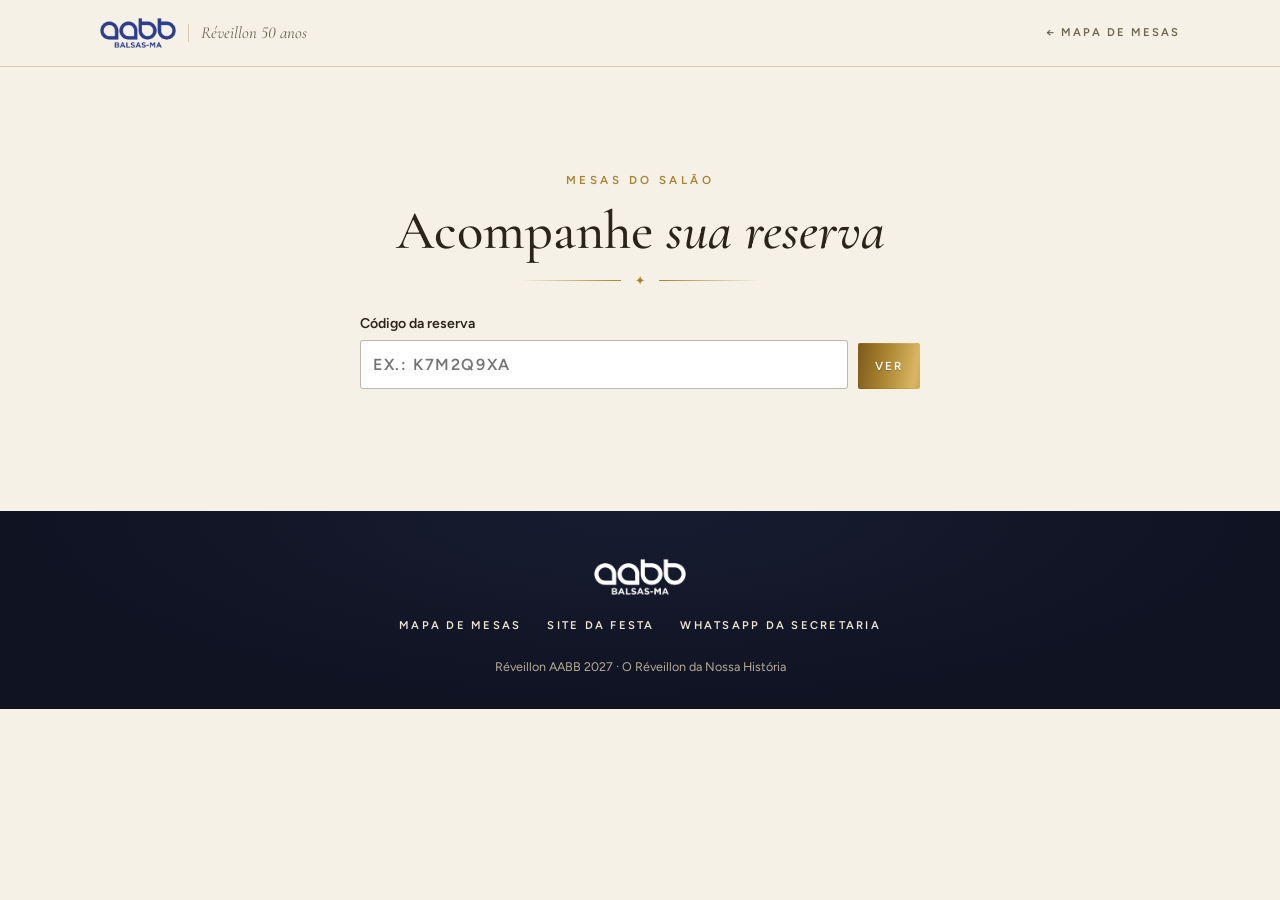
<file: public/mesas/reserva/index.html>
<!DOCTYPE html>
<html lang="pt-BR">
<head>
<meta charset="utf-8">
<meta name="viewport" content="width=device-width, initial-scale=1">
<title>Acompanhar reserva de mesa · Réveillon AABB 50 Anos</title>
<meta name="robots" content="noindex">
<link rel="icon" type="image/png" href="../../assets/favicon.png">
<meta name="theme-color" content="#F6F1E7">
<link rel="preconnect" href="https://fonts.googleapis.com">
<link rel="preconnect" href="https://fonts.gstatic.com" crossorigin>
<link rel="stylesheet" href="https://fonts.googleapis.com/css2?family=Cormorant+Garamond:ital,wght@0,400;0,500;0,600;1,400;1,500&family=Figtree:wght@400;500;600;700&display=swap">
<link rel="stylesheet" href="../mesas.css?v=2">
<style>
  .box { max-width: 600px; margin-inline: auto; display: grid; gap: 18px; }
  .busca { display: flex; gap: 10px; }
  .busca input { text-transform: uppercase; letter-spacing: .1em; font-weight: 600; }
</style>
</head>
<body>
<header class="top">
  <div class="wrap">
    <a class="brand" href="../../" aria-label="Réveillon AABB 50 anos, voltar ao site da festa">
      <img src="../../assets/logo-aabb-azul.png" width="440" height="174" alt="AABB Balsas">
      <span>Réveillon 50 anos</span>
    </a>
    <nav aria-label="Links"><a href="../#mapa">← Mapa de mesas</a></nav>
  </div>
</header>

<main>
  <section>
    <div class="wrap box">
      <div class="head" style="margin-bottom:8px">
        <p class="eyebrow">Mesas do salão</p>
        <h2>Acompanhe <em>sua reserva</em></h2>
        <div class="rule"><span>✦</span></div>
      </div>
      <form class="busca" id="busca">
        <label class="campo" style="flex:1">Código da reserva<input type="text" name="c" maxlength="12" autocomplete="off" placeholder="Ex.: K7M2Q9XA" required></label>
        <button class="btn solid small" style="align-self:end;height:46px">Ver</button>
      </form>
      <div id="saida" aria-live="polite"></div>
    </div>
  </section>
</main>

<footer class="night">
  <div class="wrap">
    <img src="../../assets/logo-aabb-branca.png" width="440" height="174" alt="AABB Balsas">
    <nav class="links" aria-label="Links">
      <a href="../">Mapa de mesas</a>
      <a href="../../">Site da festa</a>
      <a href="https://wa.me/5599988276988" target="_blank" rel="noopener">WhatsApp da secretaria</a>
    </nav>
    <small>Réveillon AABB 2027 · O Réveillon da Nossa História</small>
  </div>
</footer>

<script src="../comum.js?v=2"></script>
<script>
(function () {
  var C = window.MesasComum, f = document.getElementById("busca"), saida = document.getElementById("saida");
  var codigo = (new URLSearchParams(location.search).get("c") || "").toUpperCase().replace(/[^A-Z0-9]/g, "");
  var ultimoStatus = null;

  function mostrar(r) {
    var cls = r.status === "pago" ? "msg-ok" : ["cancelada", "expirada"].includes(r.status) ? "msg-erro" : "";
    var zap = C.whatsapp(r.whatsapp, "Olá! Sobre a reserva da mesa " + C.dois(r.mesa) + " do Réveillon AABB 50 anos, código " + r.codigo + ".");
    saida.innerHTML =
      (cls ? '<div class="' + cls + '"><b>' + C.STATUS[r.status] + "</b></div>" : "") +
      '<div class="card">' +
        '<p class="eyebrow">Mesa ' + C.dois(r.mesa) + " · Setor " + C.NOMES[r.setor] + "</p>" +
        '<h3>Reserva de ' + C.esc(r.primeiro_nome) + "</h3>" +
        '<dl class="info"><dt>Código</dt><dd>' + r.codigo + "</dd>" +
          "<dt>Situação</dt><dd>" + C.STATUS[r.status] + "</dd>" +
          "<dt>Tipo</dt><dd>" + (r.tipo === "associado" ? "Associado" : "Não associado") + "</dd>" +
          "<dt>Lugares</dt><dd>" + r.lugares + " (6 + " + r.cadeiras + " adiciona" + (r.cadeiras === 1 ? "l" : "is") + ")</dd>" +
          "<dt>Mesa</dt><dd>" + C.reais(r.valor_mesa) + "</dd>" +
          (r.cadeiras ? "<dt>Cadeiras</dt><dd>" + C.reais(r.valor_cadeiras) + "</dd>" : "") +
          "<dt>Total</dt><dd>" + C.reais(r.total) + "</dd>" +
          (r.expira_em ? '<dt>Prazo</dt><dd class="prazo">até ' + C.quando(r.expira_em) + "</dd>" : "") +
        "</dl>" +
      "</div>" +
      (r.status === "validacao" ? '<p class="nota">A secretaria está validando sua condição de associado. Quando for validada, o Pix aparece aqui nesta página. Se preferir, chame a secretaria no WhatsApp.</p>' : "") +
      (r.status === "pagamento" && r.forma === "secretaria" ? '<p class="nota">Você escolheu pagar no cartão ou combinar outra condição. Fale com a secretaria pelo WhatsApp dentro do prazo.</p>' : "") +
      '<div id="pix-alvo"></div>' +
      (r.pix ? '<p class="nota">Depois de pagar, envie o comprovante pelo WhatsApp da secretaria. A reserva é confirmada quando a secretaria validar o pagamento.</p>' : "") +
      (r.status === "pago" ? '<p class="nota">Tudo certo! Sua mesa está garantida. Nos vemos na virada!</p>' : "") +
      (["cancelada", "expirada"].includes(r.status) ? '<p class="nota">Esta reserva não está mais ativa. Se acha que é um engano, fale com a secretaria. Você também pode escolher outra mesa disponível no mapa.</p>' : "") +
      '<div style="display:flex;gap:10px;flex-wrap:wrap"><a class="btn wa" href="' + zap + '" target="_blank" rel="noopener">WhatsApp da secretaria</a><a class="btn" href="../#mapa">Mapa de mesas</a></div>';
    if (r.pix) C.mostrarPix(document.getElementById("pix-alvo"), r.pix, r.codigo);
    C.guardarCodigo(r.codigo, r.mesa);
  }

  function buscar(silencioso) {
    if (!codigo) return;
    f.c.value = codigo;
    if (!silencioso) saida.innerHTML = '<p class="nota">Buscando…</p>';
    fetch("/api/reservas/" + encodeURIComponent(codigo), { cache: "no-store" })
      .then(function (r) { return r.json().then(function (j) { return { ok: r.ok, j: j }; }); })
      .then(function (res) {
        if (!res.ok) { if (!silencioso) saida.innerHTML = '<div class="msg-erro">' + C.esc(res.j.erro || "Reserva não encontrada.") + "</div>"; return; }
        // Só redesenha se a situação mudou (para não apagar o que a pessoa está copiando).
        if (res.j.status !== ultimoStatus) { ultimoStatus = res.j.status; mostrar(res.j); }
      })
      .catch(function () { if (!silencioso) saida.innerHTML = '<div class="msg-erro">Sem conexão. Tente de novo.</div>'; });
  }

  f.addEventListener("submit", function (e) {
    e.preventDefault();
    codigo = f.c.value.toUpperCase().replace(/[^A-Z0-9]/g, "");
    history.replaceState(null, "", "?c=" + codigo);
    ultimoStatus = null;
    buscar(false);
  });

  buscar(false);
  // Atualiza sozinho: quando a secretaria validar o associado ou confirmar o pagamento, a página muda.
  setInterval(function () { if (!document.hidden) buscar(true); }, 20000);
})();
</script>
</body>
</html>
</file>
<file: public/mesas/mesas.css>
/* Mesas do salão: Réveillon AABB 50 anos.
   Mesma direção do hotsite (convite de gala): champanhe, noite, dourado metálico com moderação.
   Usado por /mesas/ e /mesas/reserva/. */
:root {
  --paper: #F6F1E7;
  --paper-2: #EFE7D7;
  --ink: #2B2418;
  --muted: #6F624E;
  --gold: #A8822F;
  --gold-hi: #D9B661;
  --gold-lo: #7C5C1B;
  --night: #0F1322;
  --night-2: #171C30;
  --night-ink: #EEE6D4;
  --night-muted: #B7AD97;
  --line: rgba(168, 130, 47, .35);
  --ok: #3E6B45;
  --warn: #B7791F;
  --off: #8A7F6E;
  --err: #9A3B2B;
  --s-gold: #C9A24A;
  --s-gold-ink: #2B2418;
  --s-marrom: #7A4E2D;
  --s-royal: #24345F;
  --gold-metal: linear-gradient(100deg, var(--gold-lo) 0%, var(--gold) 22%, var(--gold-hi) 48%, var(--gold) 70%, var(--gold-lo) 100%);
  --font-display: "Cormorant Garamond", Garamond, "Times New Roman", serif;
  --font-body: "Figtree", "Segoe UI", system-ui, -apple-system, sans-serif;
  color-scheme: light;
}
* { box-sizing: border-box; }
[hidden] { display: none !important; }
html { scroll-behavior: smooth; }
@media (prefers-reduced-motion: reduce) { html { scroll-behavior: auto; } }
body { margin: 0; background: var(--paper); color: var(--ink); font-family: var(--font-body); font-size: 17px; line-height: 1.6; font-variant-numeric: lining-nums; }
img { max-width: 100%; height: auto; display: block; }
a { color: inherit; }
button { font: inherit; }
:focus-visible { outline: 2px solid var(--gold); outline-offset: 3px; border-radius: 4px; }
h1, h2, h3 { font-family: var(--font-display); font-weight: 500; line-height: 1.05; margin: 0; text-wrap: balance; }
h2 { font-size: clamp(2.2rem, 5.2vw, 3.4rem); }
h2 em, h1 em { font-style: italic; }
p { margin: 0; }
.wrap { max-width: 1120px; margin-inline: auto; padding-inline: 20px; }
.eyebrow { font-size: .72rem; font-weight: 600; letter-spacing: .3em; text-transform: uppercase; color: var(--gold); }
.metal { background: var(--gold-metal); -webkit-background-clip: text; background-clip: text; color: transparent; }
.lead { font-size: 1.08rem; color: var(--muted); max-width: 60ch; }
.head { display: grid; gap: 14px; justify-items: center; text-align: center; margin-bottom: clamp(28px, 5vw, 48px); }
.head .lead { text-align: center; }
.rule { display: flex; align-items: center; gap: 14px; color: var(--gold); width: min(240px, 60%); }
.rule::before, .rule::after { content: ""; flex: 1; height: 1px; background: linear-gradient(90deg, transparent, var(--gold)); }
.rule::after { background: linear-gradient(270deg, transparent, var(--gold)); }
.rule span { font-size: .8rem; line-height: 1; }
section { padding-block: clamp(60px, 9vw, 104px); }
.night { background: radial-gradient(ellipse at 50% 0%, var(--night-2) 0%, var(--night) 72%); color: var(--night-ink); }
.night .lead, .night p { color: var(--night-muted); }
.night .eyebrow { color: var(--gold-hi); }

.btn {
  display: inline-flex; align-items: center; justify-content: center; gap: 10px; cursor: pointer;
  font: 600 .8rem var(--font-body); letter-spacing: .16em; text-transform: uppercase; text-decoration: none;
  padding: 15px 26px; border-radius: 2px; border: 1px solid var(--gold); color: var(--ink); background: transparent;
  transition: background .3s, color .3s, border-color .3s, opacity .2s;
}
.btn:hover { background: var(--ink); border-color: var(--ink); color: var(--paper); }
.btn.solid { background: var(--gold-metal); background-size: 200% 100%; border-color: transparent; color: #fff; text-shadow: 0 1px 1px rgba(0,0,0,.25); }
.btn.solid:hover { background-position: 100% 0; color: #fff; }
.btn.small { padding: 10px 16px; font-size: .72rem; }
.btn[disabled] { opacity: .5; cursor: not-allowed; }
.night .btn:not(.solid) { color: var(--night-ink); }
.btn.wa { background: #1E9E56; border-color: #1E9E56; color: #fff; }
.btn.wa:hover { background: #17834A; border-color: #17834A; }

/* Cabeçalho */
.top { position: sticky; top: 0; z-index: 20; background: rgba(246, 241, 231, .92); backdrop-filter: blur(10px); border-bottom: 1px solid var(--line); }
.top .wrap { display: flex; align-items: center; gap: 16px; min-height: 66px; }
.brand { display: flex; align-items: center; gap: 12px; text-decoration: none; }
.brand img { height: 30px; width: auto; }
.brand span { font-family: var(--font-display); font-size: 1.05rem; font-style: italic; color: var(--muted); border-left: 1px solid var(--line); padding-left: 12px; line-height: 1.1; }
.top nav { margin-left: auto; display: flex; gap: 18px; align-items: center; }
.top nav a { font-size: .7rem; font-weight: 600; letter-spacing: .18em; text-transform: uppercase; text-decoration: none; color: var(--muted); }
.top nav a:hover { color: var(--gold-lo); }
@media (max-width: 600px) { .brand span { display: none; } .top nav .so-grande { display: none; } }

/* Abertura */
.hero { padding-block: clamp(44px, 7vw, 88px); background: radial-gradient(ellipse at 75% 30%, #FFFDF8 0%, var(--paper) 62%); }
.hero .wrap { display: grid; grid-template-columns: 1fr 1.08fr; gap: clamp(28px, 5vw, 64px); align-items: center; }
.hero-text { display: grid; gap: 20px; justify-items: start; }
.hero h1 { font-size: clamp(2.6rem, 6vw, 4.4rem); }
.hero .from { display: flex; flex-wrap: wrap; gap: 0; border-top: 1px solid var(--line); border-bottom: 1px solid var(--line); width: 100%; }
.hero .from div { display: grid; padding: 14px 22px 14px 0; margin-right: 22px; }
.hero .from div + div { border-left: 1px solid var(--line); padding-left: 22px; }
.hero .from b { font-family: var(--font-display); font-weight: 500; font-size: 2.4rem; line-height: 1; }
.hero .from span { font-size: .66rem; font-weight: 600; letter-spacing: .2em; text-transform: uppercase; color: var(--muted); margin-top: 6px; }
.economia { font-family: var(--font-display); font-style: italic; font-size: 1.3rem; color: var(--gold-lo); }
.hero .actions { display: flex; flex-wrap: wrap; gap: 12px; }
.hero figure { margin: 0; display: grid; gap: 8px; }
.hero figure img { width: 100%; border-radius: 4px; box-shadow: 0 30px 60px -30px rgba(43,36,24,.55); }
.hero figcaption, .ilustrativa { font-size: .78rem; color: var(--muted); font-style: italic; }
@media (max-width: 880px) { .hero .wrap { grid-template-columns: 1fr; } .hero figure { order: -1; } }
.aviso-vendas { background: var(--night); color: var(--night-ink); text-align: center; font-size: .9rem; padding: 10px 20px; }
.aviso-vendas b { color: var(--gold-hi); }
.minhas { background: var(--paper-2); border-bottom: 1px solid var(--line); font-size: .9rem; }
.minhas .wrap { display: flex; flex-wrap: wrap; gap: 8px 14px; align-items: center; padding-block: 10px; }
.minhas a { font-weight: 600; color: var(--gold-lo); }

/* Números */
.numeros { list-style: none; margin: 0; padding: 0; display: grid; grid-template-columns: repeat(4, 1fr); border-top: 1px solid var(--line); border-bottom: 1px solid var(--line); }
.numeros li { display: grid; gap: 4px; justify-items: center; text-align: center; padding: 26px 12px; }
.numeros li + li { border-left: 1px solid var(--line); }
.numeros b { font-family: var(--font-display); font-weight: 500; font-size: 2.6rem; line-height: 1; }
.numeros span { font-size: .82rem; color: var(--muted); }
@media (max-width: 700px) { .numeros { grid-template-columns: 1fr 1fr; } .numeros li:nth-child(3) { border-left: 0; } .numeros li:nth-child(n+3) { border-top: 1px solid var(--line); } }

/* Setores */
.setores { display: grid; grid-template-columns: repeat(3, 1fr); gap: 20px; }
.setor { position: relative; background: #FFFDF8; border: 1px solid var(--line); padding: 26px 22px 22px; display: grid; gap: 12px; align-content: start; }
.setor::before { content: ""; position: absolute; left: 0; right: 0; top: 0; height: 6px; background: var(--cor); }
.setor h3 { font-size: 2rem; display: flex; align-items: baseline; gap: 10px; }
.setor h3 small { font-family: var(--font-body); font-size: .72rem; font-weight: 600; letter-spacing: .16em; text-transform: uppercase; color: var(--muted); }
.setor p { color: var(--muted); font-size: .95rem; }
.setor ul { list-style: none; margin: 0; padding: 0; display: grid; gap: 4px; font-size: .92rem; }
.setor li::before { content: "✦ "; color: var(--gold); font-size: .7rem; }
.precos { display: grid; grid-template-columns: 1fr 1fr; border-top: 1px solid var(--line); margin-top: 4px; }
.precos div { display: grid; padding-top: 12px; }
.precos div + div { border-left: 1px solid var(--line); padding-left: 14px; }
.precos span { font-size: .64rem; font-weight: 600; letter-spacing: .16em; text-transform: uppercase; color: var(--muted); }
.precos b { font-family: var(--font-display); font-weight: 600; font-size: 1.7rem; line-height: 1.1; }
.restam { font-size: .82rem; color: var(--muted); }
.restam b { color: var(--ink); }
@media (max-width: 880px) { .setores { grid-template-columns: 1fr; } }

/* Mapa */
.mapa-sec { overflow: hidden; }
.legenda { display: flex; flex-wrap: wrap; justify-content: center; gap: 10px 22px; margin-bottom: 26px; font-size: .85rem; color: var(--night-muted); }
.legenda span { display: inline-flex; align-items: center; gap: 8px; }
.legenda i { width: 16px; height: 16px; border-radius: 50%; display: inline-block; }
.legenda .l-disp { background: var(--s-gold); box-shadow: 0 0 0 2px rgba(255,255,255,.6); }
.legenda .l-agu { background: repeating-linear-gradient(45deg, #E2B04A 0 3px, #8A6420 3px 6px); }
.legenda .l-vend { background: #3A3D48; box-shadow: inset 0 0 0 2px #5B5E6A; }
.salao { max-width: 760px; margin-inline: auto; display: grid; gap: 14px; }
.palco { text-align: center; font: 600 .78rem var(--font-body); letter-spacing: .5em; text-transform: uppercase; color: #1B1608; padding: 16px 10px; border-radius: 6px 6px 40% 40% / 6px 6px 22px 22px; background: var(--gold-metal); box-shadow: 0 10px 40px -10px rgba(217,182,97,.55); }
.faixa { position: relative; border-radius: 10px; padding: 34px 10px 14px; background: color-mix(in srgb, var(--cor) 20%, transparent); border: 1px solid color-mix(in srgb, var(--cor) 70%, transparent); }
.faixa > b { position: absolute; left: 12px; top: 9px; font: 600 .66rem var(--font-body); letter-spacing: .22em; text-transform: uppercase; color: var(--night-ink); }
.faixa > b small { font-weight: 500; letter-spacing: .08em; color: var(--night-muted); margin-left: 6px; text-transform: none; font-size: .72rem; }
.fileira { display: grid; grid-template-columns: repeat(5, 1fr); gap: 6px; justify-items: center; padding-block: 6px; }
.mesa {
  --tam: clamp(46px, 12vw, 70px);
  position: relative; width: var(--tam); height: var(--tam); border-radius: 50%; border: 0; cursor: pointer; padding: 0;
  display: grid; place-items: center; font: 700 clamp(.85rem, 2.6vw, 1.05rem) var(--font-body); font-variant-numeric: tabular-nums;
  background: var(--cor); color: #fff; box-shadow: 0 0 0 2px rgba(255,255,255,.55), 0 6px 14px rgba(0,0,0,.35);
  transition: transform .15s, box-shadow .15s;
}
.mesa[data-setor="gold"] { color: var(--s-gold-ink); }
/* seis cadeiras em volta */
.mesa::before { content: ""; position: absolute; inset: -9px; border-radius: 50%; pointer-events: none;
  background:
    radial-gradient(circle at 50% 3%, var(--cad) 0 4px, transparent 4.5px),
    radial-gradient(circle at 50% 97%, var(--cad) 0 4px, transparent 4.5px),
    radial-gradient(circle at 9% 28%, var(--cad) 0 4px, transparent 4.5px),
    radial-gradient(circle at 91% 28%, var(--cad) 0 4px, transparent 4.5px),
    radial-gradient(circle at 9% 72%, var(--cad) 0 4px, transparent 4.5px),
    radial-gradient(circle at 91% 72%, var(--cad) 0 4px, transparent 4.5px);
}
.mesa:hover:not([data-status="vendida"]):not([data-status="indisponivel"]) { transform: scale(1.08); box-shadow: 0 0 0 3px var(--gold-hi), 0 8px 20px rgba(0,0,0,.45); }
.mesa[data-status="aguardando"] { background: repeating-linear-gradient(45deg, #E2B04A 0 6px, #8A6420 6px 12px); color: #fff; text-shadow: 0 1px 2px rgba(0,0,0,.6); }
.mesa[data-status="vendida"], .mesa[data-status="indisponivel"] { background: #3A3D48; color: #8C8F9B; box-shadow: inset 0 0 0 2px #5B5E6A; cursor: pointer; }
.mesa[data-status="vendida"]::after { content: "✕"; position: absolute; top: 2px; right: 6px; font-size: .62rem; color: #8C8F9B; }
.mesa[data-status="indisponivel"] { opacity: .55; }
.mapa-resumo { text-align: center; margin-top: 18px; font-family: var(--font-display); font-style: italic; font-size: 1.2rem; color: var(--night-muted); }
.carregando { text-align: center; color: var(--night-muted); padding: 40px 0; }

/* Como funciona */
.passos { list-style: none; margin: 0; padding: 0; display: grid; grid-template-columns: repeat(4, 1fr); counter-reset: p; border-top: 1px solid var(--line); border-bottom: 1px solid var(--line); }
.passos li { counter-increment: p; padding: 24px 18px; display: grid; gap: 6px; align-content: start; }
.passos li + li { border-left: 1px solid var(--line); }
.passos li::before { content: counter(p, decimal-leading-zero); font-family: var(--font-display); font-size: 2.2rem; line-height: 1; color: var(--gold); }
.passos b { font-family: var(--font-display); font-weight: 600; font-size: 1.25rem; line-height: 1.15; }
.passos span { color: var(--muted); font-size: .9rem; }
@media (max-width: 860px) { .passos { grid-template-columns: 1fr 1fr; } .passos li:nth-child(3) { border-left: 0; } .passos li:nth-child(n+3) { border-top: 1px solid var(--line); } }
@media (max-width: 460px) { .passos { grid-template-columns: 1fr; } .passos li { border-left: 0 !important; } .passos li + li { border-top: 1px solid var(--line); } }
.condicoes { display: grid; grid-template-columns: 1fr 1fr; gap: 22px; margin-top: 34px; }
@media (max-width: 760px) { .condicoes { grid-template-columns: 1fr; } }
.card { position: relative; border: 1px solid var(--line); padding: 26px 22px; display: grid; gap: 12px; align-content: start; background: #FFFDF8; }
.card h3 { font-size: 1.7rem; }
.card ul { margin: 0; padding-left: 18px; display: grid; gap: 8px; color: var(--muted); font-size: .95rem; }
.card p { color: var(--muted); font-size: .95rem; }

/* Janela da mesa / reserva */
dialog { border: 0; padding: 0; width: min(580px, calc(100% - 20px)); max-height: calc(100% - 20px); background: var(--paper); color: var(--ink); box-shadow: 0 30px 80px rgba(0,0,0,.45); }
dialog::backdrop { background: rgba(15, 19, 34, .74); }
.dlg-top { position: sticky; top: 0; z-index: 2; display: flex; align-items: center; gap: 12px; padding: 16px 18px; background: var(--night); color: var(--night-ink); }
.dlg-top .bola { width: 46px; height: 46px; border-radius: 50%; display: grid; place-items: center; font-weight: 700; background: var(--cor); color: #fff; flex-shrink: 0; }
.dlg-top .bola.gold { color: var(--s-gold-ink); }
.dlg-top h3 { font-size: 1.6rem; color: var(--night-ink); }
.dlg-top small { display: block; font-size: .72rem; letter-spacing: .14em; text-transform: uppercase; color: var(--gold-hi); }
.dlg-top .x { margin-left: auto; width: 40px; height: 40px; border-radius: 50%; border: 1px solid rgba(238,230,212,.3); background: transparent; color: var(--night-ink); font-size: 1.4rem; cursor: pointer; }
.dlg-body { padding: 22px 20px 24px; display: grid; gap: 18px; }
.info { display: grid; grid-template-columns: auto 1fr; gap: 6px 16px; font-size: .95rem; }
.info dt { color: var(--muted); }
.info dd { margin: 0; font-weight: 600; }
.status { display: inline-flex; align-items: center; gap: 8px; font-size: .72rem; font-weight: 700; letter-spacing: .14em; text-transform: uppercase; }
.status::before { content: ""; width: 9px; height: 9px; border-radius: 50%; background: currentColor; }
.status.disponivel { color: var(--ok); }
.status.aguardando { color: var(--warn); }
.status.vendida, .status.indisponivel { color: var(--off); }
fieldset { border: 0; margin: 0; padding: 0; display: grid; gap: 10px; }
legend { font-family: var(--font-display); font-weight: 600; font-size: 1.35rem; margin-bottom: 4px; padding: 0; }
.opcoes { display: grid; grid-template-columns: 1fr 1fr; gap: 10px; }
.opcao { position: relative; display: grid; gap: 2px; padding: 14px; border: 1px solid var(--line); background: #FFFDF8; cursor: pointer; }
.opcao input { position: absolute; opacity: 0; pointer-events: none; }
.opcao b { font-size: .95rem; }
.opcao span { font-family: var(--font-display); font-size: 1.5rem; font-weight: 600; line-height: 1.1; }
.opcao small { color: var(--muted); font-size: .8rem; }
.opcao:has(input:checked) { border-color: var(--gold); box-shadow: inset 0 0 0 2px var(--gold); background: #FFF8E6; }
.opcao:has(input:focus-visible) { outline: 2px solid var(--gold); outline-offset: 2px; }
@media (max-width: 420px) { .opcoes { grid-template-columns: 1fr; } }
label.campo { display: grid; gap: 4px; font-size: .88rem; font-weight: 600; }
label.campo small { font-weight: 400; color: var(--muted); }
input[type="text"], input[type="email"], input[type="tel"], input[type="number"], input[type="password"], select, textarea {
  font: inherit; font-size: 1rem; padding: 11px 12px; border: 1px solid rgba(111,98,78,.45); border-radius: 3px; background: #fff; color: var(--ink); width: 100%;
}
input:focus, select:focus, textarea:focus { outline: 2px solid var(--gold); outline-offset: 0; border-color: var(--gold); }
.campo.invalido input { border-color: var(--err); }
.duas { display: grid; grid-template-columns: 1fr 1fr; gap: 10px; }
@media (max-width: 460px) { .duas { grid-template-columns: 1fr; } }
.contador { display: flex; align-items: center; gap: 12px; }
.contador button { width: 44px; height: 44px; border-radius: 50%; border: 1px solid var(--gold); background: #FFFDF8; font-size: 1.3rem; cursor: pointer; color: var(--ink); }
.contador button[disabled] { opacity: .35; cursor: not-allowed; }
.contador output { font-family: var(--font-display); font-size: 2rem; font-weight: 600; min-width: 1.4em; text-align: center; }
.nota { font-size: .84rem; color: var(--muted); }
.total { display: grid; gap: 4px; padding: 14px 16px; background: var(--night); color: var(--night-ink); }
.total .linha { display: flex; justify-content: space-between; font-size: .9rem; color: var(--night-muted); }
.total .soma { display: flex; justify-content: space-between; align-items: baseline; border-top: 1px solid rgba(217,182,97,.35); margin-top: 6px; padding-top: 8px; }
.total .soma b { font-family: var(--font-display); font-size: 2rem; color: var(--gold-hi); }
.aceite { display: flex; gap: 10px; align-items: flex-start; font-size: .88rem; color: var(--muted); }
.aceite input { width: 20px; height: 20px; margin-top: 2px; flex-shrink: 0; accent-color: var(--gold); }
.msg-erro { background: #F9E6E1; color: var(--err); border-left: 3px solid var(--err); padding: 10px 12px; font-size: .92rem; }
.msg-ok { background: #E7F0E6; color: var(--ok); border-left: 3px solid var(--ok); padding: 10px 12px; font-size: .95rem; }

/* Pix */
.pix-box { display: grid; gap: 12px; justify-items: center; text-align: center; padding: 18px; border: 1px dashed var(--gold); background: #FFFDF8; }
.pix-box .qr[hidden] { display: none; }
.pix-box .qr { width: 220px; height: 220px; display: grid; place-items: center; background: #fff; padding: 8px; }
.pix-box .qr svg, .pix-box .qr img { width: 100%; height: 100%; }
.pix-box textarea { font: 500 .78rem/1.4 ui-monospace, Menlo, Consolas, monospace; resize: none; height: 86px; word-break: break-all; }
.pix-box .valor { font-family: var(--font-display); font-size: 2.2rem; font-weight: 600; }
.codigo-res { font: 700 1.4rem ui-monospace, Menlo, Consolas, monospace; letter-spacing: .12em; color: var(--gold-lo); }
.prazo { font-weight: 600; }

footer { padding-block: 48px 32px; }
footer .wrap { display: grid; gap: 22px; justify-items: center; text-align: center; }
footer img { height: 36px; width: auto; }
footer .links { display: flex; flex-wrap: wrap; gap: 12px 26px; justify-content: center; }
footer .links a { font-size: .7rem; font-weight: 600; letter-spacing: .2em; text-transform: uppercase; text-decoration: none; color: var(--night-ink); }
footer .links a:hover { color: var(--gold-hi); }
footer small { font-size: .78rem; color: var(--night-muted); }
</file>
